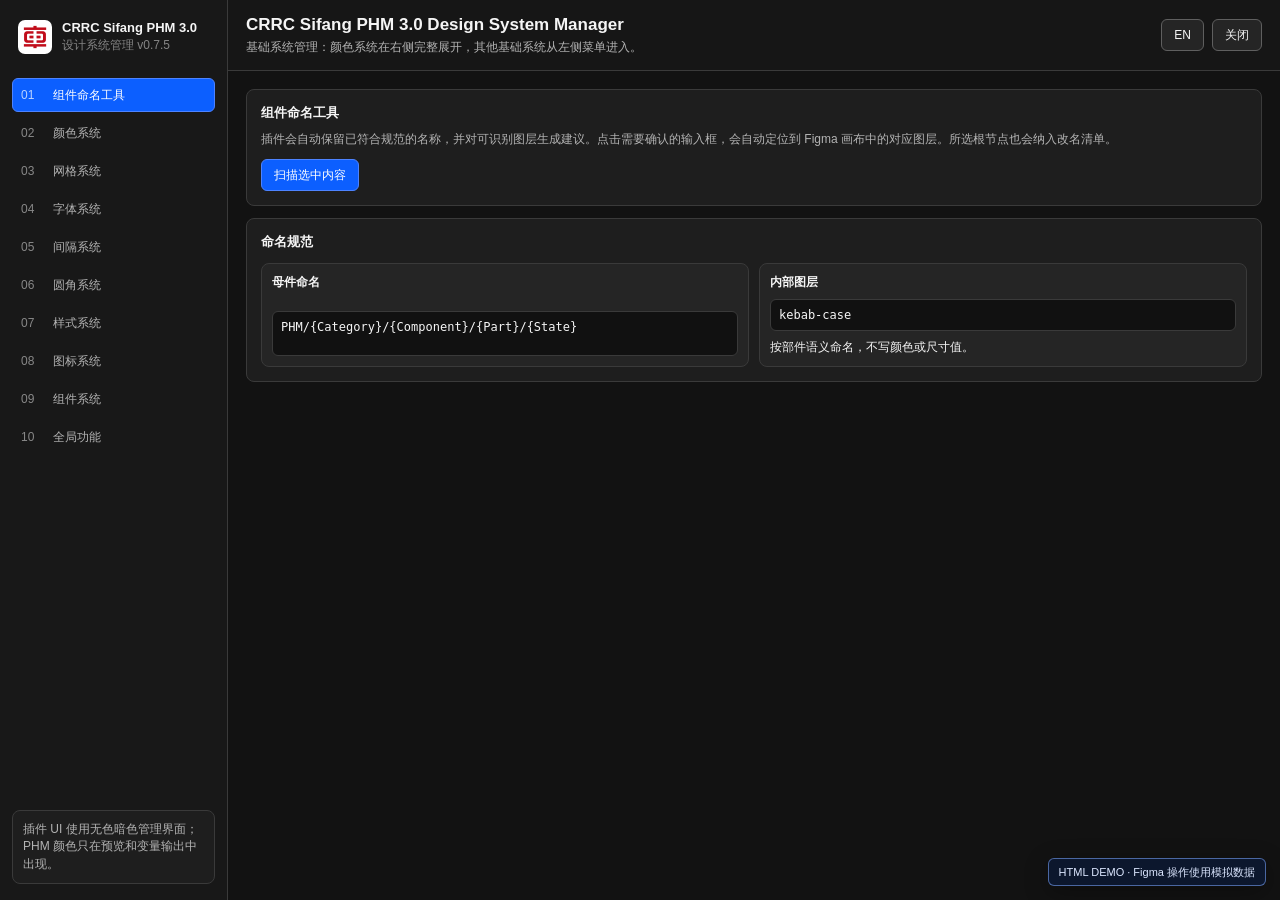
<file: app/plugin-demo.html>
<!doctype html>
<html lang="zh-CN">
  <head>
    <meta charset="UTF-8" />
    <meta name="viewport" content="width=device-width, initial-scale=1.0" />
    <title>CRRC Sifang PHM 3.0 Design System Manager - HTML Demo</title>
    <style>
      :root {
        color-scheme: dark;
        --sds-bg: #121212;
        --sds-panel: #1e1e1e;
        --sds-panel-2: #252525;
        --sds-panel-3: #303030;
        --sds-border: #3a3a3a;
        --sds-border-strong: #5f5f5f;
        --sds-text: #f5f5f5;
        --sds-muted: #b3b3b3;
        --sds-subtle: #858585;
        --sds-accent: #7ca7ff;
        --sds-accent-strong: #0c5fff;
        --sds-danger: #ff8f87;
        --sds-radius: 8px;
        --sds-font: Inter, "Segoe UI", "Source Han Sans SC", "Microsoft YaHei", Arial, sans-serif;
      }

      * { box-sizing: border-box; }
      body {
        margin: 0;
        width: 100%;
        height: 100%;
        min-height: 100vh;
        overflow: hidden;
        color: var(--sds-text);
        background: var(--sds-bg);
        font-family: var(--sds-font);
        font-size: 12px;
      }
      html {
        width: 100%;
        height: 100%;
        overflow: hidden;
      }
      button, input, select, textarea { font: inherit; }
      button { cursor: pointer; }
      .app {
        display: grid;
        grid-template-columns: 228px minmax(0, 1fr);
        height: 100vh;
        overflow: hidden;
      }
      .sidebar {
        display: flex;
        flex-direction: column;
        gap: 16px;
        padding: 16px 12px;
        background: #181818;
        border-right: 1px solid var(--sds-border);
        overflow: hidden;
      }
      .brand {
        display: flex;
        gap: 10px;
        align-items: center;
        padding: 4px 6px 8px;
      }
      .brand-mark {
        display: grid;
        width: 34px;
        height: 34px;
        place-items: center;
        overflow: hidden;
        border: 1px solid rgba(255,255,255,0.16);
        border-radius: 7px;
        background: #ffffff;
      }
      .brand-mark img {
        display: block;
        width: 100%;
        height: 100%;
        object-fit: cover;
      }
      .brand strong { display: block; font-size: 13px; }
      .brand span { display: block; margin-top: 2px; color: var(--sds-subtle); }
      .nav {
        display: flex;
        flex-direction: column;
        gap: 4px;
      }
      .nav-button {
        display: grid;
        grid-template-columns: 24px 1fr;
        gap: 8px;
        align-items: center;
        width: 100%;
        min-height: 34px;
        padding: 6px 8px;
        border: 1px solid transparent;
        border-radius: 6px;
        color: var(--sds-muted);
        background: transparent;
        text-align: left;
      }
      .nav-button:hover {
        color: var(--sds-text);
        background: var(--sds-panel-2);
        border-color: var(--sds-border);
      }
      .nav-button.is-active {
        color: #ffffff;
        background: var(--sds-accent-strong);
        border-color: #4d83ff;
      }
      .nav-index {
        color: inherit;
        opacity: 0.72;
        font-variant-numeric: tabular-nums;
      }
      .sidebar-footer {
        margin-top: auto;
        display: grid;
        gap: 8px;
        padding: 10px;
        border: 1px solid var(--sds-border);
        border-radius: var(--sds-radius);
        color: var(--sds-muted);
        background: var(--sds-panel);
        line-height: 1.45;
      }
      .main {
        display: flex;
        min-width: 0;
        flex-direction: column;
        overflow: hidden;
      }
      .topbar {
        display: flex;
        justify-content: space-between;
        align-items: center;
        gap: 16px;
        min-height: 64px;
        padding: 14px 18px;
        border-bottom: 1px solid var(--sds-border);
        background: #161616;
      }
      .title h1 {
        margin: 0;
        font-size: 17px;
        line-height: 1.25;
      }
      .title p {
        margin: 4px 0 0;
        color: var(--sds-muted);
        line-height: 1.4;
      }
      .toolbar {
        display: flex;
        flex-wrap: wrap;
        justify-content: flex-end;
        gap: 8px;
      }
      .content {
        min-height: 0;
        overflow-x: hidden;
        overflow-y: auto;
        padding: 18px;
      }
      .grid {
        display: grid;
        grid-template-columns: repeat(12, minmax(0, 1fr));
        gap: 12px;
      }
      .panel {
        grid-column: span 12;
        padding: 14px;
        border: 1px solid var(--sds-border);
        border-radius: var(--sds-radius);
        background: var(--sds-panel);
      }
      .panel.half { grid-column: span 6; }
      .panel.third { grid-column: span 4; }
      .panel h2, .panel h3 {
        margin: 0 0 8px;
        font-size: 13px;
      }
      .panel p {
        margin: 0;
        color: var(--sds-muted);
        line-height: 1.55;
      }
      .stats {
        display: grid;
        grid-template-columns: repeat(4, minmax(0, 1fr));
        gap: 10px;
      }
      .stat {
        padding: 12px;
        border: 1px solid var(--sds-border);
        border-radius: var(--sds-radius);
        background: var(--sds-panel-2);
      }
      .stat strong { display: block; font-size: 20px; }
      .stat span { color: var(--sds-muted); }
      .field-grid {
        display: grid;
        grid-template-columns: repeat(3, minmax(0, 1fr));
        gap: 12px;
      }
      .seed-card {
        padding: 12px;
        border: 1px solid var(--sds-border);
        border-radius: var(--sds-radius);
        background: var(--sds-panel-2);
      }
      .seed-card label {
        display: block;
        margin-bottom: 8px;
        color: var(--sds-muted);
      }
      .seed-preview {
        height: 54px;
        margin-bottom: 10px;
        border: 1px solid rgba(255,255,255,0.14);
        border-radius: 6px;
      }
      .input-row {
        display: grid;
        grid-template-columns: 1fr;
        gap: 8px;
      }
      .text-input, .select-input, .json-output {
        width: 100%;
        min-height: 32px;
        padding: 7px 9px;
        border: 1px solid var(--sds-border-strong);
        border-radius: 6px;
        color: var(--sds-text);
        background: #111111;
        outline: none;
      }
      .text-input:focus, .select-input:focus, .json-output:focus {
        border-color: var(--sds-accent);
        box-shadow: 0 0 0 1px var(--sds-accent);
      }
      .control-row {
        display: flex;
        flex-wrap: wrap;
        gap: 10px;
        align-items: end;
      }
      .control {
        display: grid;
        min-width: 180px;
        gap: 6px;
      }
      .control label {
        color: var(--sds-muted);
      }
      .button {
        display: inline-flex;
        align-items: center;
        justify-content: center;
        gap: 6px;
        min-height: 32px;
        padding: 0 12px;
        border: 1px solid var(--sds-border-strong);
        border-radius: 6px;
        color: var(--sds-text);
        background: var(--sds-panel-2);
        line-height: 1;
        text-align: center;
        white-space: nowrap;
      }
      .button:hover { background: var(--sds-panel-3); }
      .button.primary {
        color: #ffffff;
        border-color: #4d83ff;
        background: var(--sds-accent-strong);
      }
      .button.danger {
        color: var(--sds-danger);
      }
      .palette-stack {
        display: grid;
        gap: 12px;
      }
      .palette-row {
        display: grid;
        grid-template-columns: 150px minmax(0, 1fr);
        gap: 12px;
        align-items: stretch;
      }
      .palette-name {
        display: flex;
        flex-direction: column;
        justify-content: center;
        padding: 10px;
        border: 1px solid var(--sds-border);
        border-radius: var(--sds-radius);
        background: var(--sds-panel-2);
      }
      .palette-name strong { font-size: 12px; }
      .palette-name span { margin-top: 4px; color: var(--sds-subtle); }
      .swatches {
        display: grid;
        grid-template-columns: repeat(13, minmax(0, 1fr));
        min-height: 66px;
        overflow: hidden;
        border: 1px solid var(--sds-border);
        border-radius: var(--sds-radius);
      }
      .swatch {
        position: relative;
        padding: 6px;
        min-width: 0;
        color: var(--label-color, #ffffff);
        font-size: 10px;
        line-height: 1.25;
      }
      .swatch span {
        display: block;
        overflow: hidden;
        text-overflow: ellipsis;
        white-space: nowrap;
      }
      .mini-swatch {
        display: inline-block;
        width: 14px;
        height: 14px;
        margin-right: 6px;
        border: 1px solid rgba(255,255,255,0.2);
        border-radius: 3px;
        vertical-align: -2px;
      }
      .style-token-grid {
        display: grid;
        grid-template-columns: repeat(auto-fit, minmax(220px, 1fr));
        gap: 12px;
        margin-top: 14px;
      }
      .style-token-card {
        display: grid;
        grid-template-rows: 64px auto auto;
        gap: 10px;
        min-width: 0;
        padding: 12px;
        border: 1px solid var(--sds-border);
        border-radius: 6px;
        background: var(--sds-panel-2);
      }
      .style-token-card header { min-width: 0; }
      .style-token-card header strong,
      .style-token-card header span { display: block; overflow-wrap: anywhere; }
      .style-token-card header span { margin-top: 3px; color: var(--sds-muted); font-size: 11px; }
      .style-token-controls { display: grid; grid-template-columns: minmax(0, 1fr); gap: 8px; }
      .style-token-controls .control { min-width: 0; }
      .style-token-controls input { min-width: 0; }
      .style-token-preview {
        position: relative;
        display: grid;
        place-items: center;
        min-height: 64px;
        overflow: hidden;
        border: 1px solid var(--sds-border);
        border-radius: 4px;
        background: repeating-conic-gradient(#2b2b2b 0 25%, #222 0 50%) 50% / 12px 12px;
      }
      .style-preview-shape { width: 70%; height: 32px; border-radius: 4px; background: #d9d9d9; }
      .token-grid {
        display: grid;
        grid-template-columns: repeat(auto-fill, minmax(174px, 1fr));
        gap: 10px;
      }
      .token-card {
        display: grid;
        grid-template-columns: 42px minmax(0, 1fr);
        gap: 10px;
        align-items: center;
        min-height: 64px;
        padding: 9px;
        border: 1px solid var(--sds-border);
        border-radius: var(--sds-radius);
        background: var(--sds-panel-2);
      }
      .token-color {
        width: 42px;
        height: 42px;
        border-radius: 6px;
        border: 1px solid rgba(255,255,255,0.16);
      }
      .token-copy { min-width: 0; }
      .token-copy strong {
        display: block;
        overflow: hidden;
        color: var(--sds-text);
        text-overflow: ellipsis;
        white-space: nowrap;
      }
      .token-copy span {
        display: block;
        margin-top: 3px;
        overflow: hidden;
        color: var(--sds-muted);
        text-overflow: ellipsis;
        white-space: nowrap;
      }
      .section-stack {
        display: grid;
        gap: 14px;
      }
      .mode-chip {
        display: inline-flex;
        align-items: center;
        min-height: 24px;
        margin: 0 6px 6px 0;
        padding: 0 8px;
        border: 1px solid var(--sds-border);
        border-radius: 999px;
        color: var(--sds-muted);
        background: var(--sds-panel-2);
      }
      .preview-shell {
        overflow: hidden;
        border: 1px solid var(--sds-border);
        border-radius: var(--sds-radius);
        background: var(--preview-content-bg);
      }
      .preview-tabs {
        display: flex;
        gap: 8px;
        align-items: center;
        min-height: 42px;
        padding: 8px;
        border-bottom: 1px solid var(--preview-border);
        color: var(--preview-shell-text);
        background: var(--preview-shell-bg);
      }
      .preview-logo {
        display: grid;
        width: 28px;
        height: 28px;
        place-items: center;
        border-radius: 5px;
        color: var(--preview-logo-color);
        font-weight: 800;
      }
      .preview-tab {
        padding: 6px 10px;
        border-radius: 5px;
        background: rgba(255,255,255,0.06);
      }
      .preview-tab.active {
        color: var(--preview-tab-active-text);
        background: var(--preview-tab-active-bg);
      }
      .preview-body {
        display: grid;
        grid-template-columns: 130px minmax(0, 1fr);
        min-height: 230px;
      }
      .preview-sider {
        padding: 10px;
        color: var(--preview-shell-text);
        background: var(--preview-sider-bg);
      }
      .preview-menu {
        padding: 8px 10px;
        border-radius: 5px;
        margin-bottom: 6px;
      }
      .preview-menu.active {
        color: var(--preview-menu-active-text);
        background: var(--preview-menu-active-bg);
      }
      .preview-content {
        display: grid;
        gap: 10px;
        padding: 12px;
        background: var(--preview-content-bg);
      }
      .preview-breadcrumb { color: var(--preview-breadcrumb-text); }
      .preview-nav {
        display: flex;
        gap: 12px;
        color: var(--preview-muted-text);
      }
      .preview-nav span.active {
        color: var(--preview-text);
        box-shadow: inset 0 -2px var(--preview-nav-indicator);
      }
      .preview-cards {
        display: grid;
        grid-template-columns: repeat(2, minmax(0, 1fr));
        gap: 10px;
      }
      .preview-mode-grid {
        display: grid;
        grid-template-columns: repeat(2, minmax(0, 1fr));
        gap: 12px;
      }
      .preview-mode-grid > div > h3 {
        margin: 0 0 8px;
        font-size: 12px;
        color: var(--sds-muted);
      }
      .preview-card {
        min-height: 116px;
        padding: 12px;
        border: 1px solid var(--preview-border);
        border-radius: 8px;
        color: var(--preview-text);
        background: var(--preview-card-bg);
      }
      .preview-card p {
        color: var(--preview-muted-text);
      }
      .bars {
        display: flex;
        gap: 6px;
        align-items: end;
        height: 46px;
        margin-top: 12px;
      }
      .bars span {
        width: 18px;
        border-radius: 4px 4px 0 0;
        background: var(--bar);
      }
      .json-output {
        min-height: 220px;
        resize: vertical;
        font-family: "SFMono-Regular", Consolas, monospace;
        font-size: 11px;
        line-height: 1.5;
      }
      .notice {
        padding: 10px;
        border: 1px solid var(--sds-border);
        border-radius: var(--sds-radius);
        color: var(--sds-muted);
        background: var(--sds-panel-2);
      }
      .notice.success { border-color: #338c5b; color: #9ce3bd; }
      .notice.error { border-color: #9f423b; color: #ffaaa3; }
      .image-tools {
        display: grid;
        grid-template-columns: minmax(220px, 320px) minmax(0, 1fr);
        gap: 12px;
      }
      .image-preview {
        display: grid;
        min-height: 172px;
        place-items: center;
        overflow: hidden;
        border: 1px dashed var(--sds-border-strong);
        border-radius: var(--sds-radius);
        color: var(--sds-muted);
        background: #111111;
      }
      .image-preview img {
        display: block;
        max-width: 100%;
        max-height: 220px;
        object-fit: contain;
      }
      .swatch-actions {
        display: grid;
        grid-template-columns: repeat(auto-fill, minmax(156px, 1fr));
        gap: 10px;
      }
      .image-swatch {
        display: grid;
        grid-template-columns: 42px minmax(0, 1fr);
        gap: 10px;
        align-items: center;
        padding: 9px;
        border: 1px solid var(--sds-border);
        border-radius: var(--sds-radius);
        background: var(--sds-panel-2);
      }
      .image-swatch-color {
        width: 42px;
        height: 42px;
        border-radius: 6px;
        border: 1px solid rgba(255,255,255,0.16);
      }
      .image-swatch-meta { min-width: 0; }
      .image-swatch-meta strong,
      .image-swatch-meta span {
        display: block;
        overflow: hidden;
        text-overflow: ellipsis;
        white-space: nowrap;
      }
      .image-swatch-meta span {
        margin-top: 3px;
        color: var(--sds-muted);
      }
      .role-buttons {
        display: flex;
        gap: 4px;
        margin-top: 7px;
      }
      .role-button {
        display: inline-flex;
        align-items: center;
        justify-content: center;
        min-height: 24px;
        padding: 0 7px;
        border: 1px solid var(--sds-border-strong);
        border-radius: 5px;
        color: var(--sds-text);
        background: #151515;
        line-height: 1;
        text-align: center;
      }
      .file-button input { display: none; }
      .summary-list {
        display: grid;
        gap: 8px;
        margin-top: 12px;
      }
      .summary-row {
        display: flex;
        flex-wrap: wrap;
        justify-content: space-between;
        gap: 12px;
        padding: 8px 10px;
        border: 1px solid var(--sds-border);
        border-radius: 6px;
        background: var(--sds-panel-2);
      }
      .summary-row span:first-child { color: var(--sds-muted); }
      .summary-row small {
        flex-basis: 100%;
        color: var(--sds-muted);
        line-height: 1.5;
      }
      .step-tabs {
        display: flex;
        flex-wrap: wrap;
        gap: 6px;
        margin-top: 12px;
      }
      .step-tab {
        display: inline-flex;
        align-items: center;
        justify-content: center;
        min-height: 30px;
        padding: 0 10px;
        border: 1px solid var(--sds-border);
        border-radius: 6px;
        color: var(--sds-muted);
        background: var(--sds-panel-2);
        line-height: 1;
        text-align: center;
        white-space: nowrap;
      }
      .step-tab:hover {
        color: var(--sds-text);
        background: var(--sds-panel-3);
      }
      .step-tab.is-active {
        color: #ffffff;
        border-color: #4d83ff;
        background: var(--sds-accent-strong);
      }
      .system-card-grid {
        display: grid;
        grid-template-columns: repeat(auto-fit, minmax(180px, 1fr));
        gap: 10px;
        margin-top: 12px;
      }
      .system-card {
        min-height: 104px;
        padding: 12px;
        border: 1px solid var(--sds-border);
        border-radius: var(--sds-radius);
        background: var(--sds-panel-2);
      }
      .system-card strong {
        display: block;
        margin-bottom: 8px;
      }
      .system-card span {
        display: block;
        color: var(--sds-muted);
        line-height: 1.5;
      }
      .grid-device-list {
        display: grid;
        grid-template-columns: repeat(auto-fit, minmax(260px, 1fr));
        gap: 12px;
        margin-top: 12px;
      }
      .grid-device-card {
        display: grid;
        gap: 12px;
        padding: 12px;
        border: 1px solid var(--sds-border);
        border-radius: var(--sds-radius);
        background: var(--sds-panel-2);
      }
      .grid-device-head {
        display: flex;
        justify-content: space-between;
        gap: 10px;
        align-items: start;
      }
      .grid-device-head strong {
        display: block;
        font-size: 13px;
      }
      .grid-device-head span,
      .grid-metric span {
        color: var(--sds-muted);
      }
      .grid-device-tag {
        padding: 3px 7px;
        border: 1px solid var(--sds-border);
        border-radius: 999px;
        color: var(--sds-muted);
        white-space: nowrap;
      }
      .grid-controls {
        display: grid;
        grid-template-columns: repeat(3, minmax(0, 1fr));
        gap: 8px;
      }
      .grid-controls label {
        display: grid;
        gap: 5px;
        color: var(--sds-muted);
      }
      .grid-controls input {
        width: 100%;
        min-height: 30px;
        padding: 6px 8px;
        border: 1px solid var(--sds-border-strong);
        border-radius: 6px;
        color: var(--sds-text);
        background: #111111;
      }
      .grid-preview-frame {
        position: relative;
        width: 100%;
        min-height: 118px;
        overflow: hidden;
        border: 1px solid var(--sds-border);
        border-radius: 6px;
        background: #111111;
      }
      .grid-preview-frame::before {
        content: "";
        position: absolute;
        inset: 0;
        opacity: 0.72;
        background: var(--grid-preview);
      }
      .grid-metrics {
        display: grid;
        grid-template-columns: repeat(3, minmax(0, 1fr));
        gap: 8px;
      }
      .grid-metric {
        min-width: 0;
        padding: 8px;
        border: 1px solid var(--sds-border);
        border-radius: 6px;
        background: #171717;
      }
      .grid-metric strong,
      .grid-metric span {
        display: block;
        overflow: hidden;
        text-overflow: ellipsis;
        white-space: nowrap;
      }
      .navigation-profile-grid {
        display: grid;
        grid-template-columns: repeat(auto-fit, minmax(190px, 1fr));
        gap: 10px;
        margin-top: 12px;
      }
      .navigation-profile-card {
        display: grid;
        gap: 8px;
        padding: 10px;
        border: 1px solid var(--sds-border);
        border-radius: 6px;
        background: var(--sds-panel-2);
      }
      .navigation-profile-card header { display:flex; justify-content:space-between; gap:8px; align-items:baseline; }
      .navigation-profile-card header span,
      .navigation-profile-card p { color:var(--sds-muted); font-size:11px; }
      .navigation-profile-card p { margin:0; line-height:1.4; }
      .grid-layout-select { grid-column:span 3; display:grid; grid-template-columns:minmax(0, 1fr) 120px; gap:8px; align-items:end; }
      .grid-layout-select label { display:grid; gap:5px; color:var(--sds-muted); }
      .type-family-card {
        display: grid;
        grid-template-columns: repeat(auto-fit, minmax(280px, 1fr));
        gap: 18px;
        align-items: stretch;
      }
      .type-field-grid {
        display: grid;
        grid-template-columns: repeat(auto-fit, minmax(180px, 1fr));
        gap: 12px;
      }
      .type-field-grid .control {
        min-width: 0;
      }
      .type-sample-stack {
        display: grid;
        grid-template-columns: repeat(auto-fit, minmax(150px, 1fr));
        gap: 10px;
        min-width: 0;
        padding: 12px;
        border: 1px solid var(--sds-border);
        border-radius: var(--sds-radius);
        background: #111111;
      }
      .type-sample {
        display: grid;
        gap: 8px;
        min-width: 0;
        min-height: 96px;
        align-content: center;
        padding: 12px;
        border: 1px solid var(--sds-border);
        border-radius: 6px;
        color: var(--sds-text);
        background: var(--sds-panel-2);
      }
      .type-sample strong {
        display: block;
        min-width: 0;
        overflow-wrap: anywhere;
        font-size: 24px;
        line-height: 1.18;
      }
      .type-sample span {
        display: block;
        min-width: 0;
        overflow: hidden;
        color: var(--sds-muted);
        font-size: 12px;
        text-overflow: ellipsis;
        white-space: nowrap;
      }
      .type-role-table {
        display: grid;
        gap: 8px;
        margin-top: 12px;
      }
      .type-role-row {
        display: grid;
        grid-template-columns: minmax(160px, 1.2fr) repeat(4, minmax(82px, 0.7fr)) minmax(180px, 1.6fr);
        gap: 8px;
        align-items: center;
        padding: 8px;
        border: 1px solid var(--sds-border);
        border-radius: 6px;
        background: var(--sds-panel-2);
      }
      .type-role-row.is-head {
        color: var(--sds-muted);
        background: transparent;
        border-color: transparent;
      }
      .type-role-row input,
      .type-role-row select {
        width: 100%;
        min-height: 30px;
        padding: 6px 8px;
        border: 1px solid var(--sds-border-strong);
        border-radius: 6px;
        color: var(--sds-text);
        background: #111111;
      }
      .type-role-preview {
        overflow: hidden;
        color: var(--sds-text);
        text-overflow: ellipsis;
        white-space: nowrap;
      }
      .spacing-density-grid,
      .spacing-token-grid {
        display: grid;
        gap: 10px;
        margin-top: 12px;
      }
      .spacing-density-grid {
        grid-template-columns: repeat(auto-fit, minmax(190px, 1fr));
      }
      .spacing-token-row {
        display: grid;
        grid-template-columns: minmax(120px, 1fr) 92px minmax(140px, 1fr) minmax(180px, 1.4fr);
        gap: 8px;
        align-items: center;
        padding: 8px;
        border: 1px solid var(--sds-border);
        border-radius: 6px;
        background: var(--sds-panel-2);
      }
      .spacing-token-row.is-head {
        color: var(--sds-muted);
        background: transparent;
        border-color: transparent;
      }
      .spacing-token-row input,
      .spacing-density-card input {
        width: 100%;
        min-height: 30px;
        padding: 6px 8px;
        border: 1px solid var(--sds-border-strong);
        border-radius: 6px;
        color: var(--sds-text);
        background: #111111;
      }
      .spacing-density-card {
        display: grid;
        gap: 8px;
        padding: 10px;
        border: 1px solid var(--sds-border);
        border-radius: var(--sds-radius);
        background: var(--sds-panel-2);
      }
      .spacing-density-card strong,
      .spacing-density-card span {
        display: block;
      }
      .spacing-density-card span,
      .spacing-token-row span {
        color: var(--sds-muted);
      }
      .spacing-preview-bar {
        height: 12px;
        max-width: 100%;
        border-radius: 999px;
        background: var(--sds-accent);
      }
      .radius-density-grid,
      .radius-token-grid,
      .radius-mapping-grid {
        display: grid;
        gap: 10px;
        margin-top: 12px;
      }
      .radius-density-grid {
        grid-template-columns: repeat(auto-fit, minmax(190px, 1fr));
      }
      .radius-density-card {
        display: grid;
        gap: 8px;
        padding: 10px;
        border: 1px solid var(--sds-border);
        border-radius: var(--sds-radius);
        background: var(--sds-panel-2);
      }
      .radius-token-row,
      .radius-mapping-row {
        display: grid;
        gap: 8px;
        align-items: center;
        padding: 8px;
        border: 1px solid var(--sds-border);
        border-radius: 6px;
        background: var(--sds-panel-2);
      }
      .radius-token-row {
        grid-template-columns: minmax(120px, 1fr) 92px minmax(160px, 1.2fr) minmax(180px, 1.3fr);
      }
      .radius-mapping-row {
        grid-template-columns: minmax(190px, 1.2fr) minmax(130px, 0.8fr) minmax(180px, 1.2fr);
      }
      .radius-token-row.is-head,
      .radius-mapping-row.is-head {
        color: var(--sds-muted);
        background: transparent;
        border-color: transparent;
      }
      .radius-token-row input,
      .radius-density-card input,
      .radius-mapping-row select {
        width: 100%;
        min-height: 30px;
        padding: 6px 8px;
        border: 1px solid var(--sds-border-strong);
        border-radius: 6px;
        color: var(--sds-text);
        background: #111111;
      }
      .radius-density-card span,
      .radius-token-row span,
      .radius-mapping-row span {
        color: var(--sds-muted);
      }
      .radius-preview-shape {
        width: 58px;
        height: 34px;
        border: 1px solid rgba(255,255,255,0.18);
        background: var(--sds-accent);
      }
      .component-rule-grid,
      .component-scan-grid,
      .component-mapping-grid {
        display: grid;
        gap: 10px;
        margin-top: 12px;
      }
      .component-rule-grid {
        grid-template-columns: repeat(auto-fit, minmax(220px, 1fr));
      }
      .component-rule-card,
      .component-scan-row,
      .component-mapping-row {
        padding: 10px;
        border: 1px solid var(--sds-border);
        border-radius: var(--sds-radius);
        background: var(--sds-panel-2);
      }
      .component-rule-card {
        display: grid;
        gap: 8px;
      }
      .component-rule-card code {
        display: block;
        padding: 8px;
        overflow: auto;
        border: 1px solid var(--sds-border);
        border-radius: 6px;
        color: var(--sds-text);
        background: #111111;
      }
      .component-scan-row {
        display: grid;
        grid-template-columns: minmax(180px, 1.2fr) minmax(220px, 1.5fr) minmax(90px, 0.6fr) minmax(150px, 1fr);
        gap: 8px;
        align-items: center;
      }
      .component-scan-row.is-head,
      .component-mapping-row.is-head {
        color: var(--sds-muted);
        background: transparent;
        border-color: transparent;
      }
      .component-mapping-row {
        display: grid;
        grid-template-columns: minmax(150px, 1fr) minmax(180px, 1fr) minmax(220px, 1.4fr);
        gap: 8px;
        align-items: center;
      }
      .component-pill {
        display: inline-flex;
        align-items: center;
        width: fit-content;
        min-height: 24px;
        padding: 0 8px;
        border: 1px solid var(--sds-border);
        border-radius: 999px;
        color: var(--sds-muted);
        background: #111111;
      }
      .write-confirm-backdrop {
        position: fixed;
        inset: 0;
        z-index: 10;
        display: grid;
        place-items: center;
        padding: 20px;
        background: rgba(0,0,0,0.58);
      }
      .write-confirm-dialog {
        display: grid;
        gap: 12px;
        width: min(720px, 100%);
        max-height: min(680px, calc(100vh - 40px));
        overflow: hidden;
        border: 1px solid var(--sds-border-strong);
        border-radius: 10px;
        background: var(--sds-panel);
        box-shadow: 0 18px 42px rgba(0,0,0,0.38);
      }
      .write-confirm-head,
      .write-confirm-actions {
        padding: 14px;
        border-bottom: 1px solid var(--sds-border);
      }
      .write-confirm-actions {
        display: flex;
        justify-content: flex-end;
        gap: 10px;
        border-top: 1px solid var(--sds-border);
        border-bottom: 0;
      }
      .write-confirm-body {
        min-height: 0;
        overflow: auto;
        padding: 0 14px 14px;
      }
      .write-list {
        display: grid;
        gap: 8px;
      }
      .write-item {
        display: flex;
        align-items: center;
        justify-content: space-between;
        gap: 12px;
        padding: 9px 10px;
        border: 1px solid var(--sds-border);
        border-radius: 6px;
        background: var(--sds-panel-2);
      }
      .write-item input[type="checkbox"] { flex: 0 0 auto; width: 16px; height: 16px; margin: 0; }
      .write-item strong { flex: 0 0 150px; }
      .write-item span { flex: 1 1 auto; color: var(--sds-muted); }
      .color-dot { display:inline-block; width:14px; height:14px; margin-right:8px; border:1px solid rgba(255,255,255,.22); vertical-align:-2px; }
      .summary-row select, .summary-row input { width:100%; min-height:32px; }
      .naming-review-panel { display:grid; grid-template-rows:auto minmax(0, 1fr); min-height:0; }
      .naming-review-list { max-height:320px; overflow-y:auto; overscroll-behavior:contain; padding-right:4px; }
      .naming-review-list .summary-list { margin-top:8px; gap:6px; }
      .naming-review-list .summary-row { min-height:40px; padding:6px 8px; grid-template-columns:76px minmax(100px, 1fr) minmax(130px, 1.25fr); }
      .naming-review-list .summary-row strong { overflow:hidden; text-overflow:ellipsis; white-space:nowrap; }
      .naming-review-list .summary-row input { min-height:28px; }
      .naming-stat-grid { grid-template-columns:repeat(3, minmax(0, 1fr)); gap:8px; margin-top:0; }
      .naming-stat-grid .system-card { min-height:0; padding:8px 10px; display:flex; align-items:baseline; justify-content:space-between; gap:10px; }
      .naming-stat-grid .system-card strong { font-size:11px; }
      .naming-stat-grid .system-card span { font-size:16px; font-weight:700; }
      .naming-review-list .summary-row.naming-structured-row { grid-template-columns:72px minmax(96px, .75fr) minmax(360px, 2.3fr); align-items:start; }
      .naming-name-fields { display:grid; grid-template-columns:repeat(4, minmax(82px, 1fr)); gap:6px; min-width:0; }
      .naming-name-field { display:grid; gap:3px; min-width:0; }
      .naming-name-field span { color:var(--sds-text-secondary); font-size:10px; line-height:1; }
      .naming-name-field input { min-width:0; }
      @media (max-width: 760px) {
        .app { grid-template-columns: 1fr; }
        .sidebar { display: none; }
        .panel.half, .panel.third { grid-column: span 12; }
        .style-token-grid { grid-template-columns: 1fr; }
        .field-grid, .stats, .preview-cards, .preview-mode-grid, .image-tools, .grid-controls, .grid-metrics, .type-family-card, .type-role-row, .spacing-token-row, .radius-token-row, .radius-mapping-row, .component-scan-row, .component-mapping-row { grid-template-columns: 1fr; }
      }
      .demo-mode-badge {
        position: fixed;
        right: 14px;
        bottom: 14px;
        z-index: 9999;
        display: inline-flex;
        align-items: center;
        min-height: 28px;
        padding: 0 10px;
        border: 1px solid rgba(124, 167, 255, 0.56);
        border-radius: 6px;
        color: #dce7ff;
        background: rgba(12, 24, 48, 0.92);
        box-shadow: 0 6px 24px rgba(0, 0, 0, 0.32);
        font-size: 11px;
        pointer-events: none;
        backdrop-filter: blur(8px);
      }
    </style>
  </head>
  <body>
    <div id="app" class="app"></div>
    <div class="demo-mode-badge">HTML DEMO · Figma 操作使用模拟数据</div>
    <script>
      const __demoNativePostMessage = window.postMessage.bind(window);
      const __demoReply = (message, delay = 240) => {
        window.setTimeout(() => __demoNativePostMessage({ pluginMessage: message }, "*"), delay);
      };
      const __demoLibrarySnapshot = {
        fileName: "PHM Design System Demo.fig",
        currentPageName: "PHM / Foundations",
        variableCollections: [
          { name: "PHM Color Roles" },
          { name: "PHM Responsive Foundations" },
          { name: "PHM Design System Typography" },
          { name: "PHM Design System Style" }
        ],
        localStyleCount: { paint: 18, text: 35, effect: 12, grid: 4 },
        currentPageComponentCount: { component: 24, componentSet: 7 }
      };
      window.postMessage = (payload, targetOrigin, transfer) => {
        const request = payload && payload.pluginMessage;
        if (!request || !request.type) return __demoNativePostMessage(payload, targetOrigin || "*", transfer);
        const type = request.type;
        if (type === "typography/list-fonts") {
          __demoReply({ type: "typography/font-list-result", families: ["Source Han Sans SC", "Source Han Sans TC", "Inter", "Segoe UI", "Arial"] }, 80);
          return;
        }
        if (type === "color-system/write-variables") {
          const count = request.payload?.variables?.length || 228;
          __demoReply({ type: "color-system/write-result", result: { variableCount: count, actualModeNames: ["Light", "Dark"], created: 0, updated: count, removedModeCount: 0, removedDeprecated: 0 } });
          return;
        }
        if (type === "color-system/cleanup-modes") {
          __demoReply({ type: "color-system/cleanup-modes-result", result: { actualModeNames: ["Light", "Dark"], removedModeCount: 0 } });
          return;
        }
        if (type === "color-system/read-variables" || type === "color-system/read-for-write" || type === "color-system/read-appearance") {
          const errorType = type.replace(/read-(variables|for-write|appearance)/, (match, kind) => kind === "variables" ? "read-error" : kind === "for-write" ? "read-for-write-error" : "read-appearance-error");
          __demoReply({ type: `color-system/${errorType.split("/").pop()}`, reason: "HTML 演示模式未连接 Figma 文档；颜色生成、图片取色、JSON 导入导出仍可直接体验。" });
          return;
        }
        if (type === "color-system/apply-appearance") {
          __demoReply({ type: "color-system/apply-appearance-result", result: { reboundCount: request.payload?.mappings?.length || 12, frameCount: 1, modeName: request.payload?.modeName || "Light" } });
          return;
        }
        if (type === "document-library/read") {
          __demoReply({ type: "document-library/read-result", result: __demoLibrarySnapshot });
          return;
        }
        if (type === "design-system/write-library") {
          __demoReply({ type: "design-system/write-result", result: {
            color: request.payload?.color ? { variableCount: request.payload.color.variables?.length || 228 } : null,
            grid: request.payload?.grid ? { frameCount: 4, styleCount: 4 } : null,
            typography: request.payload?.typography ? { styleCount: 35 } : null,
            spacing: request.payload?.spacing ? { variableCount: 24 } : null,
            radius: request.payload?.radius ? { variableCount: 12 } : null,
            styles: request.payload?.styles ? { paintStyleCount: 18, effectStyleCount: 12 } : null,
            icons: request.payload?.icons ? { pageName: "PHM / Icon Registry" } : null,
            components: request.payload?.components ? { variableCount: 16 } : null,
            responsiveMigration: { collapsedCollections: 0 }
          } });
          return;
        }
        if (type === "component-system/prepare-page") {
          __demoReply({ type: "component-system/prepare-page-result", result: { pageName: "PHM / Component System", sectionName: "Component Intake" } });
          return;
        }
        if (type === "component-system/collect-masters") {
          __demoReply({ type: "component-system/collect-masters-result", result: { movedCount: 12, pageName: "PHM / Component System" } });
          return;
        }
        if (type === "component-system/scan") {
          __demoReply({ type: "component-system/scan-result", result: { componentCount: 12, componentSetCount: 4, components: [] } });
          return;
        }
        if (type === "component-system/inspect-selection") {
          __demoReply({ type: "component-system/inspect-result", result: { originalName: "Sidebar / Navigation", nodeType: "COMPONENT", width: 218, height: 1320, suggestedName: "PHM/Navigation/Sidebar/Root/Default", fillCount: 4, strokeCount: 2, effectCount: 1 } });
          return;
        }
        if (type === "icon-system/prepare-pages") {
          __demoReply({ type: "icon-system/prepare-result", result: { migratedCount: 0, pageName: "PHM / Icon Registry" } });
          return;
        }
        if (type === "icon-system/scan-intake") {
          __demoReply({ type: "icon-system/scan-result", result: { iconCount: 24, instanceCount: 96, registry: [] } });
          return;
        }
        if (type === "icon-system/capture-selection") {
          __demoReply({ type: "icon-system/capture-result", result: { capturedCount: 8, skippedCount: 1 } });
          return;
        }
        if (type === "naming-tool/inspect-selection") {
          __demoReply({ type: "naming-tool/inspect-error", reason: "HTML 演示模式没有 Figma 画布选区。" });
          return;
        }
        if (type === "plugin/close" || type === "naming-tool/focus-layer") return;
        __demoNativePostMessage(payload, targetOrigin || "*", transfer);
      };
      const navItems = [
        ["naming", "组件命名工具", "Component Naming Tool"],
        ["color", "颜色系统", "Color System"],
        ["grid", "网格系统", "Grid System"],
        ["typography", "字体系统", "Typography System"],
        ["spacing", "间隔系统", "Spacing System"],
        ["radius", "圆角系统", "Radius System"],
        ["styles", "样式系统", "Style System"],
        ["icons", "图标系统", "Icon System"],
        ["components", "组件系统", "Component System"],
        ["global", "全局功能", "Global actions"]
      ];

      const colorSteps = [
        ["overview", "总览", "Overview"],
        ["seeds", "品牌输入色", "Brand Seeds"],
        ["palettes", "主题皮肤色盘", "Palettes"],
        ["feedback", "系统反馈色盘", "Feedback Palettes"],
        ["semantic", "系统语义色", "Semantic Colors"],
        ["visualization", "可视化语义色", "Visualization"],
        ["appearance", "Appearance 管理", "Appearance Management"]
      ];

      const gridDeviceMeta = [
        { id: "centerScreen", zh: "中心大屏", en: "Center Screen", categoryZh: "固定端", categoryEn: "Fixed", aspect: "16:9", width: 3840, height: 2160 },
        { id: "desktop", zh: "PC 桌面", en: "PC Desktop", categoryZh: "固定端", categoryEn: "Fixed", aspect: "16:9", width: 2560, height: 1440 },
        { id: "tablet", zh: "手持平板", en: "Handheld Tablet", categoryZh: "移动端", categoryEn: "Mobile", aspect: "4:3", width: 2420, height: 1668 },
        { id: "phone", zh: "智能手机", en: "Smart Phone", categoryZh: "移动端", categoryEn: "Mobile", aspect: "9:19", width: 1320, height: 2868 }
      ];
      const navigationProfileMeta = [
        { id: "sideExpanded", zh: "左侧导航（展开）", en: "Side Navigation (Expanded)", placement: "side", behavior: "reserve", side: "left", size: 216, usageZh: "桌面主导航，占用内容横向空间。", usageEn: "Primary desktop navigation; reserves inline content space." },
        { id: "sideCollapsed", zh: "左侧导航（收起）", en: "Side Navigation (Collapsed)", placement: "side", behavior: "reserve", side: "left", size: 56, usageZh: "桌面紧凑导航，栏数与栏距不变。", usageEn: "Compact desktop navigation; columns and gutters remain unchanged." },
        { id: "topDropdown", zh: "顶部下拉导航", en: "Top Dropdown Navigation", placement: "top", behavior: "reserve", side: "top", size: 64, usageZh: "顶部水平导航，占用内容纵向空间。", usageEn: "Horizontal top navigation; reserves block content space." },
        { id: "bottomDock", zh: "底部 Dock", en: "Bottom Dock", placement: "bottom", behavior: "reserve", side: "bottom", size: 80, usageZh: "移动端主导航，占用底部安全区域。", usageEn: "Mobile primary navigation; reserves bottom safe area." },
        { id: "overlayDrawer", zh: "覆盖式抽屉", en: "Overlay Drawer", placement: "overlay", behavior: "overlay", side: "left", size: 320, usageZh: "覆盖内容，不改变内容网格的计算宽高。", usageEn: "Overlays content without changing grid container dimensions." }
      ];
      const typographyRoleMeta = [
        { id: "displayLarge", zh: "展示标题", en: "Display Large", size: 40, lineHeight: 48, weight: "Light", weightValue: 300, usageZh: "大屏展示标题", usageEn: "Large display title" },
        { id: "displayMedium", zh: "页面标题", en: "Page Title", size: 32, lineHeight: 40, weight: "Regular", weightValue: 400, usageZh: "页面主标题", usageEn: "Page main title" },
        { id: "titleLarge", zh: "模块标题", en: "Section Title", size: 24, lineHeight: 32, weight: "Medium", weightValue: 500, usageZh: "模块与面板标题", usageEn: "Section and panel title" },
        { id: "titleMedium", zh: "卡片标题", en: "Card Title", size: 20, lineHeight: 28, weight: "Medium", weightValue: 500, usageZh: "卡片标题和重点信息", usageEn: "Card title and key info" },
        { id: "heading", zh: "小标题", en: "Heading", size: 16, lineHeight: 24, weight: "Medium", weightValue: 500, usageZh: "列表、表格、菜单分组", usageEn: "List, table, and menu group" },
        { id: "body", zh: "正文", en: "Body", size: 14, lineHeight: 22, weight: "Regular", weightValue: 400, usageZh: "默认正文与表格内容", usageEn: "Default body and table content" },
        { id: "bodySmall", zh: "辅助正文", en: "Body Small", size: 12, lineHeight: 20, weight: "Regular", weightValue: 400, usageZh: "说明文字与弱信息", usageEn: "Descriptions and secondary info" },
        { id: "caption", zh: "标注", en: "Caption", size: 12, lineHeight: 18, weight: "Regular", weightValue: 400, usageZh: "图表标注、脚注", usageEn: "Chart labels and footnotes" },
        { id: "dataNumber", zh: "数据数字", en: "Data Number", size: 20, lineHeight: 28, weight: "Medium", weightValue: 500, usageZh: "指标数字与状态数字", usageEn: "Metric and status numbers" },
        { id: "navigation", zh: "导航文字", en: "Navigation", size: 14, lineHeight: 22, weight: "Medium", weightValue: 500, usageZh: "侧栏、标签页、按钮文字", usageEn: "Sider, tabs, and button text" }
      ];
      const fontWeightOptions = [
        ["Light", 300],
        ["Regular", 400],
        ["Medium", 500],
        ["Bold", 700]
      ];
      const spacingTokenMeta = [
        { id: "none", zh: "无间隔", en: "None", value: 0, usageZh: "贴合、重置", usageEn: "Flush or reset" },
        { id: "xxs", zh: "极小间隔", en: "XXS", value: 4, usageZh: "细小元素间距", usageEn: "Tiny element gap" },
        { id: "xs", zh: "小间隔", en: "XS", value: 8, usageZh: "图标与文字、紧凑控件", usageEn: "Icon-text and compact controls" },
        { id: "sm", zh: "较小间隔", en: "SM", value: 12, usageZh: "表单内组距", usageEn: "Form inner grouping" },
        { id: "md", zh: "标准间隔", en: "MD", value: 16, usageZh: "默认组件内距", usageEn: "Default component padding" },
        { id: "lg", zh: "较大间隔", en: "LG", value: 24, usageZh: "卡片与模块内距", usageEn: "Card and module padding" },
        { id: "xl", zh: "大间隔", en: "XL", value: 32, usageZh: "模块之间", usageEn: "Between modules" },
        { id: "xxl", zh: "超大间隔", en: "XXL", value: 48, usageZh: "页面区块间距", usageEn: "Page section spacing" },
        { id: "xxxl", zh: "展示间隔", en: "XXXL", value: 64, usageZh: "大屏展示区块", usageEn: "Display layout spacing" }
      ];
      const spacingDensityMeta = [
        { deviceId: "centerScreen", zh: "中心大屏", en: "Center Screen", densityZh: "展示密度", densityEn: "Display density", multiplier: 1.5 },
        { deviceId: "desktop", zh: "PC 桌面", en: "PC Desktop", densityZh: "标准密度", densityEn: "Standard density", multiplier: 1 },
        { deviceId: "tablet", zh: "手持平板", en: "Handheld Tablet", densityZh: "触控密度", densityEn: "Touch density", multiplier: 1.125 },
        { deviceId: "phone", zh: "智能手机", en: "Smart Phone", densityZh: "窄屏密度", densityEn: "Narrow density", multiplier: 0.75 }
      ];
      const radiusTokenMeta = [
        { id: "0", zh: "直角", en: "None", value: 0, usageZh: "工业直角、贴边元素", usageEn: "Industrial square corners and edge-aligned elements" },
        { id: "1", zh: "极小圆角", en: "XS", value: 2, usageZh: "紧凑控件、细小容器", usageEn: "Compact controls and tiny containers" },
        { id: "2", zh: "小圆角", en: "SM", value: 4, usageZh: "菜单项、按钮、输入框", usageEn: "Menu items, buttons, inputs" },
        { id: "3", zh: "标准圆角", en: "MD", value: 6, usageZh: "卡片、标签页、面包屑", usageEn: "Cards, tabs, breadcrumbs" },
        { id: "4", zh: "较大圆角", en: "LG", value: 8, usageZh: "弹层、模块容器", usageEn: "Overlays and module containers" },
        { id: "5", zh: "大圆角", en: "XL", value: 12, usageZh: "大容器、友好风格组件", usageEn: "Large containers and friendly components" },
        { id: "full", zh: "胶囊圆角", en: "Full", value: 999, usageZh: "状态点、头像、胶囊标签", usageEn: "Status dots, avatars, pill tags" }
      ];
      const radiusDensityMeta = [
        { deviceId: "centerScreen", zh: "中心大屏", en: "Center Screen", densityZh: "展示圆角", densityEn: "Display radius", multiplier: 1.25 },
        { deviceId: "desktop", zh: "PC 桌面", en: "PC Desktop", densityZh: "标准圆角", densityEn: "Standard radius", multiplier: 1 },
        { deviceId: "tablet", zh: "手持平板", en: "Handheld Tablet", densityZh: "触控圆角", densityEn: "Touch radius", multiplier: 1.125 },
        { deviceId: "phone", zh: "智能手机", en: "Smart Phone", densityZh: "窄屏圆角", densityEn: "Narrow radius", multiplier: 0.875 }
      ];
      const radiusMappingMeta = [
        { id: "appShell", zh: "应用外壳", en: "App shell", token: "0" },
        { id: "siderContainer", zh: "侧栏容器", en: "Sider container", token: "0" },
        { id: "siderItem", zh: "侧栏菜单项", en: "Sider item", token: "2" },
        { id: "logoControl", zh: "Logo 控制区", en: "Logo control", token: "2" },
        { id: "pageTabsItem", zh: "页面标签页", en: "Page tabs item", token: "2" },
        { id: "breadcrumb", zh: "面包屑", en: "Breadcrumb", token: "1" },
        { id: "contentNavigation", zh: "内容导航", en: "Content navigation", token: "2" },
        { id: "card", zh: "卡片", en: "Card", token: "3" },
        { id: "chartContainer", zh: "图表容器", en: "Chart container", token: "3" },
        { id: "button", zh: "按钮", en: "Button", token: "2" },
        { id: "input", zh: "输入框", en: "Input", token: "2" },
        { id: "dropdown", zh: "下拉菜单", en: "Dropdown", token: "3" },
        { id: "table", zh: "表格", en: "Table", token: "1" },
        { id: "filterBar", zh: "筛选栏", en: "Filter bar", token: "2" },
        { id: "dialog", zh: "对话框", en: "Dialog", token: "4" },
        { id: "drawer", zh: "抽屉", en: "Drawer", token: "4" },
        { id: "tag", zh: "标签", en: "Tag", token: "full" },
        { id: "avatar", zh: "头像", en: "Avatar", token: "full" },
        { id: "statusDot", zh: "状态点", en: "Status dot", token: "full" }
      ];
      const styleTokenMeta = {
        strokes: [
          { id: "hairline", zh: "极细描边", en: "Hairline", width: 1, hex: "#D9D9D9", opacity: 1, usageZh: "分割线、弱边界", usageEn: "Dividers and subtle boundaries" },
          { id: "default", zh: "默认描边", en: "Default", width: 1, hex: "#BFBFBF", opacity: 1, usageZh: "输入框、卡片边界", usageEn: "Inputs and card boundaries" },
          { id: "strong", zh: "强调描边", en: "Strong", width: 2, hex: "#8C8C8C", opacity: 1, usageZh: "选中、聚焦边界", usageEn: "Selected and focused boundaries" }
        ],
        fills: [
          { id: "surface", zh: "表面填充", en: "Surface", hex: "#FFFFFF", opacity: 1, usageZh: "页面与卡片表面", usageEn: "Page and card surfaces" },
          { id: "surfaceMuted", zh: "弱表面填充", en: "Surface Muted", hex: "#F5F5F5", opacity: 1, usageZh: "弱容器、表格底色", usageEn: "Muted containers and table backgrounds" },
          { id: "mask", zh: "遮罩填充", en: "Mask", hex: "#000000", opacity: 0.45, usageZh: "弹窗遮罩", usageEn: "Modal masks" }
        ],
        opacity: [
          { id: "disabled", zh: "禁用透明度", en: "Disabled", value: 0.38 },
          { id: "hover", zh: "悬浮透明度", en: "Hover", value: 0.08 },
          { id: "pressed", zh: "按下透明度", en: "Pressed", value: 0.12 },
          { id: "overlay", zh: "遮罩透明度", en: "Overlay", value: 0.45 }
        ],
        shadow: [
          { id: "sm", zh: "小投影", en: "Small", x: 0, y: 2, blur: 8, spread: 0, opacity: 0.12 },
          { id: "md", zh: "标准投影", en: "Medium", x: 0, y: 6, blur: 18, spread: 0, opacity: 0.16 },
          { id: "lg", zh: "大投影", en: "Large", x: 0, y: 12, blur: 32, spread: 0, opacity: 0.2 }
        ],
        blur: [
          { id: "none", zh: "无模糊", en: "None", value: 0 },
          { id: "sm", zh: "小模糊", en: "Small", value: 4 },
          { id: "md", zh: "标准模糊", en: "Medium", value: 12 },
          { id: "lg", zh: "大模糊", en: "Large", value: 24 }
        ],
        densities: [
          { deviceId: "centerScreen", zh: "中心大屏", en: "Center Screen", multiplier: 1.25 },
          { deviceId: "desktop", zh: "PC 桌面", en: "PC Desktop", multiplier: 1 },
          { deviceId: "tablet", zh: "手持平板", en: "Handheld Tablet", multiplier: 1.1 },
          { deviceId: "phone", zh: "智能手机", en: "Smart Phone", multiplier: 0.9 }
        ]
      };
      const componentNamingRules = {
        prefix: "PHM",
        pattern: "PHM/{Category}/{Component}/{Part}/{State}",
        tokenPattern: "component.{componentName}.{part}.{state}.{property}",
        approvedStates: ["default", "hover", "pressed", "active", "selected", "disabled", "focus", "expanded", "collapsed", "dragging"]
      };
      const componentTypeMeta = [
        { id: "button", zh: "按钮", en: "Button", category: "Data Entry", keywords: ["button", "btn", "按钮"], tokenRefs: ["component.button.root.default.radius", "component.button.root.default.padding", "component.button.root.default.background", "component.button.label.default.text"] },
        { id: "input", zh: "输入框", en: "Input", category: "Data Entry", keywords: ["input", "field", "输入"], tokenRefs: ["component.input.root.default.radius", "component.input.root.default.padding", "component.input.root.default.border", "component.input.value.default.text"] },
        { id: "table", zh: "表格", en: "Table", category: "Data Display", keywords: ["table", "grid", "表格"], tokenRefs: ["component.table.root.default.radius", "component.table.cell.default.padding", "component.table.header.default.background", "component.table.body.default.text"] },
        { id: "card", zh: "卡片", en: "Card", category: "Data Display", keywords: ["card", "panel", "卡片"], tokenRefs: ["component.card.root.default.radius", "component.card.root.default.padding", "component.card.root.default.background", "component.card.title.default.text"] },
        { id: "sider", zh: "侧栏", en: "Sider", category: "Navigation", keywords: ["sider", "sidebar", "menu", "侧栏", "菜单"], tokenRefs: ["component.sider.item.default.radius", "component.sider.item.selected.background", "component.sider.item.selected.text"] },
        { id: "pageTabs", zh: "页面标签页", en: "Page Tabs", category: "Navigation", keywords: ["tab", "tabs", "标签"], tokenRefs: ["component.pageTabs.item.default.radius", "component.pageTabs.item.selected.background", "component.pageTabs.item.selected.text"] },
        { id: "dialog", zh: "对话框", en: "Dialog", category: "Feedback", keywords: ["dialog", "modal", "弹窗", "对话框"], tokenRefs: ["component.modal.root.default.radius", "component.modal.root.default.padding", "component.modal.root.default.background"] },
        { id: "chart", zh: "图表", en: "Chart", category: "Visualization", keywords: ["chart", "graph", "图表"], tokenRefs: ["component.chart.container.default.radius", "component.chart.grid.default.border", "component.chart.series01.default.background"] },
        { id: "generic", zh: "通用组件", en: "Generic", category: "General", keywords: [], tokenRefs: ["component.generic.root.default.radius", "component.generic.root.default.padding", "component.generic.root.default.background", "component.generic.content.default.text"] }
      ];

      const state = {
        active: "naming",
        colorStep: "overview",
        lang: "zh",
        seeds: {
          primary: "#1677FF",
          secondary: "#147F84",
          tertiary: "#7A4AD8"
        },
        previewMode: "light",
        extractedColors: [],
        imagePreview: "",
        gridSystem: {
          centerScreen: { columns: 16, margin: 48, gutter: 32 },
          desktop: { columns: 16, margin: 24, gutter: 24 },
          tablet: { columns: 8, margin: 24, gutter: 16 },
          phone: { columns: 4, margin: 16, gutter: 12 }
        },
        navigationSystem: {
          profiles: navigationProfileMeta.map((profile) => ({ ...profile })),
          presets: { centerScreen: "sideExpanded", desktop: "sideExpanded", tablet: "topDropdown", phone: "bottomDock" }
        },
        typographySystem: {
          familyZhHans: "Source Han Sans SC",
          familyZhHant: "Source Han Sans TC",
          familyEn: "Source Han Sans CN",
          baseSize: 14,
          baseLineHeight: 22,
          roles: typographyRoleMeta.map((role) => ({ ...role }))
        },
        availableFonts: [],
        spacingSystem: {
          baseUnit: 4,
          tokens: spacingTokenMeta.map((token) => ({ ...token })),
          densities: spacingDensityMeta.map((density) => ({ ...density }))
        },
        radiusSystem: {
          tokens: radiusTokenMeta.map((token) => ({ ...token })),
          densities: radiusDensityMeta.map((density) => ({ ...density })),
          mappings: radiusMappingMeta.map((mapping) => ({ ...mapping }))
        },
        styleSystem: {
          strokes: styleTokenMeta.strokes.map((item) => ({ ...item })),
          fills: styleTokenMeta.fills.map((item) => ({ ...item })),
          opacity: styleTokenMeta.opacity.map((item) => ({ ...item })),
          shadow: styleTokenMeta.shadow.map((item) => ({ ...item })),
          blur: styleTokenMeta.blur.map((item) => ({ ...item })),
          densities: styleTokenMeta.densities.map((item) => ({ ...item }))
        },
        iconSystem: {
          
          prepared: null,
          registry: null
        },
        componentSystem: {
          naming: { ...componentNamingRules },
          scan: null,
          registry: [],
          selected: null
        },
        colorPayloadOverride: null,
        colorSource: null,
        colorSourceKind: "generated",
        appearanceManagement: { scan: null, modeName: "Light", selections: {} },
        namingTool: { scan: null },
        writeConfirm: null,
        writeSelection: null,
        colorWriteConfirm: null,
        importedDesignDoc: null,
        librarySnapshot: null,
        generated: null,
        notice: null
      };

      const toneSteps = [0, 10, 20, 30, 40, 50, 60, 70, 80, 90, 95, 99, 100];
      const feedbackPaletteValues = {
        info: { 10: "#002C50", 20: "#003F6E", 30: "#00538C", 40: "#0868AA", 50: "#147FC8", 60: "#2597E6", 70: "#59B3EB", 80: "#91CFF3", 90: "#C8E7FA", 100: "#E8F5FD" },
        success: { 10: "#072E0F", 20: "#0D4015", 30: "#14531C", 40: "#1C6723", 50: "#247B2B", 60: "#2D9033", 70: "#62B873", 80: "#98D3A1", 90: "#CBE8D0", 100: "#EAF6EC" },
        warning: { 10: "#7D3900", 20: "#A45300", 30: "#C97100", 40: "#EA9100", 50: "#F5C000", 60: "#FFF200", 70: "#FFF34A", 80: "#FFF681", 90: "#FFF9B8", 100: "#FFFDE5" },
        error: { 10: "#3A0000", 20: "#530000", 30: "#6D0000", 40: "#870000", 50: "#A30000", 60: "#BD0000", 70: "#DA5C5C", 80: "#E99A9A", 90: "#F5CACA", 100: "#FCEAEA" }
      };
      const contrastSchemes = {
        standard: { zh: "基础可访问性", en: "Baseline accessibility", min: 4.5 }
      };
      const modeNames = {
        light: "Light",
        dark: "Dark"
      };

      function text(zh, en) {
        return state.lang === "zh" ? zh : en;
      }
      function clamp(value, min, max) {
        return Math.min(Math.max(Number(value), min), max);
      }
      function multipleOfFour(value, min = 0, max = 256) {
        const rounded = Math.round(Number(value || 0) / 4) * 4;
        return clamp(rounded, min, max);
      }
      function normalizeHex(value, fallback = "#000000") {
        const raw = String(value || "").trim().replace(/^#/, "");
        if (/^[0-9a-f]{3}$/i.test(raw)) {
          return `#${raw.split("").map((char) => char + char).join("").toUpperCase()}`;
        }
        if (/^[0-9a-f]{6}$/i.test(raw)) return `#${raw.toUpperCase()}`;
        return fallback;
      }
      function hexToRgb(hex) {
        const value = normalizeHex(hex).slice(1);
        return {
          r: Number.parseInt(value.slice(0, 2), 16),
          g: Number.parseInt(value.slice(2, 4), 16),
          b: Number.parseInt(value.slice(4, 6), 16)
        };
      }
      function rgbToHex({ r, g, b }) {
        return `#${[r, g, b].map((channel) => clamp(Math.round(channel), 0, 255).toString(16).padStart(2, "0")).join("").toUpperCase()}`;
      }
      function rgbToHsb({ r, g, b }) {
        const red = r / 255;
        const green = g / 255;
        const blue = b / 255;
        const max = Math.max(red, green, blue);
        const min = Math.min(red, green, blue);
        const delta = max - min;
        let h = 0;
        if (delta) {
          if (max === red) h = ((green - blue) / delta) % 6;
          else if (max === green) h = (blue - red) / delta + 2;
          else h = (red - green) / delta + 4;
          h *= 60;
          if (h < 0) h += 360;
        }
        return {
          h: Math.round(h),
          s: Math.round((max === 0 ? 0 : delta / max) * 100),
          b: Math.round(max * 100)
        };
      }
      function hsbToRgb({ h, s, b }) {
        const hue = ((Number(h) % 360) + 360) % 360;
        const sat = clamp(s, 0, 100) / 100;
        const bri = clamp(b, 0, 100) / 100;
        const chroma = bri * sat;
        const x = chroma * (1 - Math.abs((hue / 60) % 2 - 1));
        const m = bri - chroma;
        let red = 0;
        let green = 0;
        let blue = 0;
        if (hue < 60) [red, green, blue] = [chroma, x, 0];
        else if (hue < 120) [red, green, blue] = [x, chroma, 0];
        else if (hue < 180) [red, green, blue] = [0, chroma, x];
        else if (hue < 240) [red, green, blue] = [0, x, chroma];
        else if (hue < 300) [red, green, blue] = [x, 0, chroma];
        else [red, green, blue] = [chroma, 0, x];
        return { r: (red + m) * 255, g: (green + m) * 255, b: (blue + m) * 255 };
      }
      function hsbToHex(hsb) {
        return rgbToHex(hsbToRgb(hsb));
      }
      function hexToHsb(hex) {
        return rgbToHsb(hexToRgb(hex));
      }
      function parseHsbInput(value) {
        const parts = String(value || "").match(/-?\d+(?:\.\d+)?/g);
        if (!parts || parts.length < 3) return null;
        return {
          h: ((Number(parts[0]) % 360) + 360) % 360,
          s: clamp(Number(parts[1]), 0, 100),
          b: clamp(Number(parts[2]), 0, 100)
        };
      }
      function formatHsb(hexOrHsb) {
        const hsb = typeof hexOrHsb === "string" ? hexToHsb(hexOrHsb) : hexOrHsb;
        return `HSB ${hsb.h}, ${hsb.s}%, ${hsb.b}%`;
      }
      function relativeLuminance(hex) {
        const { r, g, b } = hexToRgb(hex);
        const channels = [r, g, b].map((channel) => {
          const srgb = channel / 255;
          return srgb <= 0.03928 ? srgb / 12.92 : ((srgb + 0.055) / 1.055) ** 2.4;
        });
        return 0.2126 * channels[0] + 0.7152 * channels[1] + 0.0722 * channels[2];
      }
      function contrastRatio(foreground, background) {
        const fg = relativeLuminance(foreground);
        const bg = relativeLuminance(background);
        return (Math.max(fg, bg) + 0.05) / (Math.min(fg, bg) + 0.05);
      }
      function chooseContrastColor(background, candidates, minimum = 4.5) {
        const evaluated = candidates.map((hex) => normalizeHex(hex)).map((hex) => ({ hex, ratio: contrastRatio(hex, background) }));
        return (evaluated.find((item) => item.ratio >= minimum) || evaluated.sort((a, b) => b.ratio - a.ratio)[0]).hex;
      }
      function mixHex(a, b, amount) {
        const start = hexToRgb(a);
        const end = hexToRgb(b);
        return rgbToHex({
          r: start.r + (end.r - start.r) * amount,
          g: start.g + (end.g - start.g) * amount,
          b: start.b + (end.b - start.b) * amount
        });
      }
      function rotateHue(hex, degrees) {
        const hsb = hexToHsb(hex);
        return hsbToHex({ h: hsb.h + degrees, s: hsb.s, b: hsb.b });
      }
      function weightedHue(hues) {
        const sum = hues.reduce((acc, item) => {
          const radians = item.h * Math.PI / 180;
          acc.x += Math.cos(radians) * item.weight;
          acc.y += Math.sin(radians) * item.weight;
          return acc;
        }, { x: 0, y: 0 });
        return Math.round((Math.atan2(sum.y, sum.x) * 180 / Math.PI + 360) % 360);
      }
      function tokenFrom(palette, tone) {
        const exact = palette.find((item) => item.tone === tone);
        if (exact) return exact.hex;
        return palette.reduce((closest, item) => Math.abs(item.tone - tone) < Math.abs(closest.tone - tone) ? item : closest, palette[0]).hex;
      }
      function makeTonalPalette(name, seedHex) {
        const seed = normalizeHex(seedHex);
        return toneSteps.map((tone) => {
          let hex;
          if (tone === 0) hex = "#000000";
          else if (tone === 100) hex = "#FFFFFF";
          else if (tone <= 40) hex = mixHex("#000000", seed, tone / 40);
          else hex = mixHex(seed, "#FFFFFF", (tone - 40) / 60);
          return { name, tone, hex, hsb: hexToHsb(hex) };
        });
      }
      function makeFixedFeedbackPalette(name) {
        return Object.entries(feedbackPaletteValues[name] || {}).map(([tone, hex]) => ({ name, tone: Number(tone), hex, hsb: hexToHsb(hex) }));
      }
      function makeNeutralPalette(name, hue, variant = false) {
        return toneSteps.map((tone) => {
          const saturation = variant ? (tone <= 10 ? 2 : 9) : 0;
          const hex = tone === 0 ? "#000000" : tone === 100 ? "#FFFFFF" : hsbToHex({ h: hue, s: saturation, b: tone });
          return { name, tone, hex, hsb: hexToHsb(hex) };
        });
      }
      function choosePaletteTone(palette, background, tones, minimum = 4.5) {
        return chooseContrastColor(background, tones.map((tone) => tokenFrom(palette, tone)), minimum);
      }
      function feedbackRoleTokens(name, palette, mode, scheme) {
        const minContrast = contrastSchemes[scheme].min;
        const dark = mode === "dark";
        const roleTone = dark ? 80 : 40;
        const containerTone = dark ? 30 : 90;
        const role = tokenFrom(palette, roleTone);
        const container = tokenFrom(palette, containerTone);
        return [
          [name, role],
          [`on-${name}`, choosePaletteTone(palette, role, dark ? [20, 10, 0, 100] : [100, 99, 10, 0], minContrast)],
          [`${name}-container`, container],
          [`on-${name}-container`, choosePaletteTone(palette, container, dark ? [90, 95, 100, 10] : [10, 20, 0, 100], minContrast)]
        ];
      }
      function harmonizeFeedbackSeed(anchorHex, brandHex, amount) {
        return mixHex(anchorHex, brandHex, amount);
      }
      function semanticFor(system, mode, scheme) {
        const palettes = system.palettes;
        const dark = mode === "dark";
        const minContrast = contrastSchemes[scheme].min;
        const roleTone = dark ? 80 : 40;
        const containerTone = dark ? 30 : 90;
        const brandRole = (prefix, palette) => {
          const role = tokenFrom(palette, roleTone);
          const container = tokenFrom(palette, containerTone);
          return [
            [prefix, role],
            [`on-${prefix}`, choosePaletteTone(palette, role, dark ? [20, 10, 0, 100] : [100, 99, 10, 0], minContrast)],
            [`${prefix}-container`, container],
            [`on-${prefix}-container`, choosePaletteTone(palette, container, dark ? [90, 95, 100, 10] : [10, 20, 0, 100], minContrast)]
          ];
        };
        const surface = dark ? tokenFrom(palettes.neutral, 10) : tokenFrom(palettes.neutral, 99);
        const background = dark ? tokenFrom(palettes.neutral, 0) : tokenFrom(palettes.neutral, 99);
        const surfaceVariant = dark ? tokenFrom(palettes.neutralVariant, 30) : tokenFrom(palettes.neutralVariant, 90);
        return [
          ...brandRole("primary", palettes.primary),
          ...brandRole("secondary", palettes.secondary),
          ...brandRole("tertiary", palettes.tertiary),
          ["surface", surface],
          ["on-surface", choosePaletteTone(palettes.neutral, surface, dark ? [90, 95, 99, 100] : [10, 20, 0, 100], minContrast)],
          ["surface-variant", surfaceVariant],
          ["on-surface-variant", choosePaletteTone(palettes.neutral, surfaceVariant, dark ? [80, 90, 95, 100] : [20, 30, 10, 0, 100], minContrast)],
          ["background", background],
          ["surface-container-lowest", tokenFrom(palettes.neutral, dark ? 0 : 100)],
          ["surface-container-low", tokenFrom(palettes.neutral, dark ? 10 : 95)],
          ["surface-container", tokenFrom(palettes.neutral, dark ? 20 : 90)],
          ["surface-container-high", tokenFrom(palettes.neutral, dark ? 30 : 80)],
          ["surface-container-highest", tokenFrom(palettes.neutral, dark ? 40 : 70)],
          ["outline", tokenFrom(palettes.neutralVariant, dark ? 60 : 70)],
          ["outline-variant", tokenFrom(palettes.neutralVariant, dark ? 30 : 90)],
          ["inverse-surface", tokenFrom(palettes.neutral, dark ? 90 : 20)],
          ["inverse-on-surface", choosePaletteTone(palettes.neutral, tokenFrom(palettes.neutral, dark ? 90 : 20), dark ? [20, 10, 0, 100] : [95, 99, 100, 90], minContrast)],
          ["inverse-primary", tokenFrom(palettes.primary, dark ? 40 : 80)],
          ...feedbackRoleTokens("info", system.feedbackPalettes.info, mode, scheme),
          ...feedbackRoleTokens("success", system.feedbackPalettes.success, mode, scheme),
          ...feedbackRoleTokens("warning", system.feedbackPalettes.warning, mode, scheme),
          ...feedbackRoleTokens("error", system.feedbackPalettes.error, mode, scheme)
        ];
      }
      function generateThemeSystem(seeds) {
        const primary = normalizeHex(seeds.primary, "#1677FF");
        const secondary = normalizeHex(seeds.secondary, rotateHue(primary, 34));
        const tertiary = normalizeHex(seeds.tertiary, rotateHue(primary, 138));
        const primaryHsb = hexToHsb(primary);
        const secondaryHsb = hexToHsb(secondary);
        const tertiaryHsb = hexToHsb(tertiary);
        const undertoneHue = weightedHue([
          { h: primaryHsb.h, weight: 0.58 },
          { h: secondaryHsb.h, weight: 0.27 },
          { h: tertiaryHsb.h, weight: 0.15 }
        ]);
        const palettes = {
          primary: makeTonalPalette("primary", primary),
          secondary: makeTonalPalette("secondary", secondary),
          tertiary: makeTonalPalette("tertiary", tertiary),
          neutral: makeNeutralPalette("neutral", undertoneHue, false),
          neutralVariant: makeNeutralPalette("neutralVariant", undertoneHue, true)
        };
        const feedbackPalettes = {
          info: makeFixedFeedbackPalette("info"),
          success: makeFixedFeedbackPalette("success"),
          warning: makeFixedFeedbackPalette("warning"),
          error: makeFixedFeedbackPalette("error")
        };
        const system = { seeds: { primary, secondary, tertiary }, undertoneHue, palettes, feedbackPalettes, semantic: {}, dataViz: [] };
        ["light", "dark"].forEach((mode) => {
          system.semantic[mode] = semanticFor(system, mode, "standard");
        });
        system.dataViz = [
          ["category-1", "#1890FF"], ["category-2", "#2FC25B"], ["category-3", "#FACC14"], ["category-4", "#223273"],
          ["category-5", "#8543E0"], ["category-6", "#13C2C2"], ["category-7", "#3436C7"], ["category-8", "#F04864"],
          ["status-normal", "#2FC25B"], ["status-info", "#1890FF"], ["status-warning", "#FA8C16"], ["status-critical", "#F04864"], ["status-offline", "#A3B1BF"],
          ["alarm-info", "#1890FF"], ["alarm-minor", "#FACC14"], ["alarm-major", "#FA8C16"], ["alarm-critical", "#F04864"], ["alarm-emergency", "#A61D24"]
        ];
        return system;
      }
      function colorValueFromPayload(payload, variableName, modeName) {
        const variable = (payload?.variables || []).find((item) => item.name === variableName);
        if (!variable) return null;
        const legacyModeName = modeName === "Light" ? "Light / Standard" : modeName === "Dark" ? "Dark / Standard" : null;
        return variable.valuesByMode?.[modeName] || variable.valuesByMode?.[legacyModeName] || variable.defaultHex || null;
      }
      function systemFromReadPayload(payload, seeds) {
        const system = generateThemeSystem(seeds);
        if (!payload?.variables?.length) return system;
        Object.keys(modeNames).forEach((modeKey) => {
          const modeName = modeNames[modeKey];
          const semantic = objectFromPairs(system.semantic[modeKey]);
          Object.keys(semantic).forEach((name) => {
            const value = colorValueFromPayload(payload, `color/semantic/${name}`, modeName);
            if (value) semantic[name] = normalizeHex(value, semantic[name]);
          });
          system.semantic[modeKey] = Object.entries(semantic);
        });
        const visualization = objectFromPairs(system.dataViz);
        Object.keys(visualization).forEach((name) => {
          const value = colorValueFromPayload(payload, `color/visualization/${name}`, payload.modes?.[0]);
          if (value) visualization[name] = normalizeHex(value, visualization[name]);
        });
        system.dataViz = Object.entries(visualization);
        return system;
      }
      function objectFromPairs(pairs) {
        return Object.fromEntries(pairs);
      }
      function componentReferences(system, mode) {
        const semantic = objectFromPairs(system.semantic[mode]);
        const visualization = objectFromPairs(system.dataViz);
        const dark = mode === "dark";
        const min = contrastSchemes.standard.min;
        const shellBg = dark ? semantic["surface-container-low"] : semantic["inverse-surface"];
        const shellHover = dark ? semantic["surface-container-high"] : tokenFrom(system.palettes.neutral, 30);
        const shellStrongHover = dark ? semantic["surface-container-highest"] : tokenFrom(system.palettes.neutral, 40);
        const selectedText = chooseContrastColor(semantic.primary, [semantic["on-primary"], "#FFFFFF", "#000000"], min);
        const shellText = chooseContrastColor(shellBg, [semantic["inverse-on-surface"], semantic["on-surface"], "#FFFFFF", "#000000"], min);
        const shellStrongText = chooseContrastColor(shellHover, [semantic["inverse-on-surface"], semantic["on-surface"], "#FFFFFF", "#000000"], min);
        const references = [
          ["component.app.content.default.background", semantic.background],
          ["component.app.surfaceRaised.default.background", semantic["surface-container-low"]],
          ["component.app.textPrimary.default.text", semantic["on-surface"]],
          ["component.app.textSecondary.default.text", semantic["on-surface-variant"]],
          ["component.app.root.default.border", semantic["outline-variant"]],
          ["component.sider.root.default.background", shellBg],
          ["component.sider.item.default.text", shellText],
          ["component.sider.item.hover.background", shellHover],
          ["component.sider.item.hover.text", shellStrongText],
          ["component.sider.item.active.background", semantic.primary],
          ["component.sider.item.active.text", selectedText],
          ["component.sider.item.selected.background", semantic.primary],
          ["component.sider.item.selected.text", selectedText],
          ["component.pageTabs.root.default.background", shellBg],
          ["component.pageTabs.root.default.border", dark ? tokenFrom(system.palettes.neutralVariant, 40) : tokenFrom(system.palettes.neutralVariant, 50)],
          ["component.pageTabs.item.hover.background", shellStrongHover],
          ["component.pageTabs.item.hover.text", shellStrongText],
          ["component.pageTabs.item.selected.background", semantic.primary],
          ["component.pageTabs.item.selected.text", selectedText],
          ["component.breadcrumb.item.default.text", semantic["on-surface-variant"]],
          ["component.contentNav.item.selected.indicator", semantic.primary],
          ["component.contentNav.item.hover.background", semantic["primary-container"]],
          ["component.contentNav.item.hover.text", semantic["on-primary-container"]],
          ["component.card.root.default.background01", semantic["surface-container-low"]],
          ["component.card.root.default.background02", semantic["surface-container"]],
          ["component.card.root.default.background03", semantic["surface-container-high"]],
          ["component.card.title.default.text", semantic["on-surface"]],
          ["component.card.description.default.text", chooseContrastColor(semantic["surface-container"], [semantic["on-surface-variant"], semantic["on-surface"], "#FFFFFF", "#000000"], min)],
          ["component.card.root.dragging.border", semantic.primary],
          ["component.chart.series01.default.background", visualization["category-1"]],
          ["component.chart.series02.default.background", visualization["category-2"]],
          ["component.chart.series03.default.background", visualization["category-3"]],
          ["component.chart.series04.default.background", visualization["category-4"]],
          ["component.chart.grid.default.border", semantic["outline-variant"]],
          ["component.chart.point.selected.background", visualization["status-info"]]
        ];
        const overrides = system.componentOverrides?.[mode] || {};
        return references.map(([name, hex]) => [name, overrides[name] || hex]);
      }
      function ensureGenerated() {
        state.generated = state.colorPayloadOverride
          ? systemFromReadPayload(state.colorPayloadOverride, state.seeds)
          : generateThemeSystem(state.seeds);
        return state.generated;
      }
      function labelColor(hex) {
        return chooseContrastColor(hex, ["#FFFFFF", "#000000"], 4.5);
      }
      function tokenCard(name, hex) {
        return `<div class="token-card">
          <span class="token-color" style="background:${hex}"></span>
          <span class="token-copy"><strong>${name}</strong><span>${hex}</span><span>${formatHsb(hex)}</span></span>
        </div>`;
      }
      function paletteRow(title, key, palette) {
        return `<div class="palette-row">
          <div class="palette-name"><strong>${title}</strong><span>${key}</span></div>
          <div class="swatches" style="grid-template-columns:repeat(${palette.length}, minmax(0, 1fr))">
            ${palette.map((item) => `<div class="swatch" style="background:${item.hex};--label-color:${labelColor(item.hex)}"><span>${item.tone}</span><span>${item.hex}</span></div>`).join("")}
          </div>
        </div>`;
      }
      function renderSidebar() {
        return `<aside class="sidebar">
          <div class="brand"><div class="brand-mark"><img src="[data-uri]" alt="CRRC Sifang PHM 3.0"></div><div><strong>CRRC Sifang PHM 3.0</strong><span>${text("设计系统管理 v0.5.4", "Design System Manager v0.5.4")}</span></div></div>
          <nav class="nav">
            ${navItems.map((item, index) => `<button class="nav-button ${state.active === item[0] ? "is-active" : ""}" data-nav="${item[0]}" type="button"><span class="nav-index">${String(index + 1).padStart(2, "0")}</span><span>${text(item[1], item[2])}</span></button>`).join("")}
          </nav>
          <div class="sidebar-footer">${text("插件 UI 使用无色暗色管理界面；PHM 颜色只在预览和变量输出中出现。", "The plugin UI uses a neutral dark management shell; PHM colors only appear in previews and variable outputs.")}</div>
        </aside>`;
      }
      function renderHeader() {
        return `<header class="topbar">
          <div class="title"><h1>${text("CRRC Sifang PHM 3.0 Design System Manager", "CRRC Sifang PHM 3.0 Design System Manager")}</h1><p>${text("基础系统管理：颜色系统在右侧完整展开，其他基础系统从左侧菜单进入。", "Foundation system management: the full color workflow lives on the right, while other foundations are accessed from the left menu.")}</p></div>
          <div class="toolbar">
            <button class="button" data-lang type="button">${state.lang === "zh" ? "EN" : "中文"}</button>
            <button class="button" data-close type="button">${text("关闭", "Close")}</button>
          </div>
        </header>`;
      }
      function renderNotice() {
        if (!state.notice) return "";
        return `<section class="panel"><div class="notice ${state.notice.kind || ""}">${state.notice.text}</div></section>`;
      }
      function renderDashboard(system) {
        const variablePayload = activeColorPayload(system);
        return `<div class="grid">
          ${renderNotice()}
          <section class="panel">
            <div class="stats">
              <div class="stat"><strong>9</strong><span>${text("主题与反馈色盘", "Theme and feedback palettes")}</span></div>
              <div class="stat"><strong>2</strong><span>${text("明暗主题模式", "Theme modes")}</span></div>
              <div class="stat"><strong>${variablePayload.variables.length}</strong><span>${text("可写入颜色变量", "Writable variables")}</span></div>
              <div class="stat"><strong>${contrastSchemes.standard.min}:1</strong><span>${text("最低文本对比度", "Minimum text contrast")}</span></div>
            </div>
          </section>
          <section class="panel">${renderComponentPreview(system)}</section>
        </div>`;
      }
      function seedCard(role, zh, en) {
        const hex = normalizeHex(state.seeds[role]);
        return `<div class="seed-card">
          <label>${text(zh, en)}</label>
          <div class="seed-preview" style="background:${hex}"></div>
          <div class="input-row">
            <input class="text-input" data-seed-hex="${role}" value="${hex}" aria-label="${role} hex">
            <input class="text-input" data-seed-hsb="${role}" value="${formatHsb(hex)}" aria-label="${role} hsb">
          </div>
        </div>`;
      }
      function renderImageSwatches() {
        if (!state.extractedColors.length) {
          return `<div class="notice">${text("上传图片或从剪切板读取图片后，这里会显示候选主题色。", "Upload an image or read an image from clipboard to show candidate theme colors here.")}</div>`;
        }
        return `<div class="swatch-actions">
          ${state.extractedColors.map((item, index) => `<div class="image-swatch">
            <span class="image-swatch-color" style="background:${item.hex}"></span>
            <span class="image-swatch-meta">
              <strong>${item.hex}</strong>
              <span>${formatHsb(item.hex)}</span>
              <span>${text("样本", "Samples")} ${item.count}</span>
              <span class="role-buttons">
                <button class="role-button" data-image-role="primary" data-image-index="${index}" type="button">${text("主", "P")}</button>
                <button class="role-button" data-image-role="secondary" data-image-index="${index}" type="button">${text("辅", "S")}</button>
                <button class="role-button" data-image-role="tertiary" data-image-index="${index}" type="button">${text("扩", "E")}</button>
              </span>
            </span>
          </div>`).join("")}
        </div>`;
      }
      function renderSeeds() {
        return `<div class="grid">
          ${renderNotice()}
          <section class="panel">
            <h2>${text("品牌输入色", "Brand Seed Colors")}</h2>
            <p>${text("支持 Hex / HSB 手动输入，也可以上传图片或读取剪切板图片，从图片中提取候选主题色。", "Supports manual Hex / HSB input, image upload, and clipboard image reading to extract candidate theme colors.")}</p>
          </section>
          <section class="panel">
            <div class="field-grid">
              ${seedCard("primary", "主品牌输入色", "Primary Brand Seed")}
              ${seedCard("secondary", "辅助品牌输入色", "Secondary Brand Seed")}
              ${seedCard("tertiary", "扩展品牌输入色", "Extended Brand Seed")}
            </div>
          </section>
          <section class="panel">
            <h2>${text("图片取色", "Image Color Extraction")}</h2>
            <div style="height:10px"></div>
            <div class="control-row">
              <label class="button file-button" for="imageUpload">${text("03 上传图片", "03 Upload Image")}<input id="imageUpload" data-image-upload type="file" accept="image/*"></label>
              <button class="button" data-read-clipboard type="button">04 ${text("读取剪切板图片", "Read Clipboard Image")}</button>
              <button class="button" data-auto-assign-colors type="button">05 ${text("智能分配候选色", "Auto Assign Candidates")}</button>
            </div>
            <div style="height:12px"></div>
            <div class="image-tools">
              <div class="image-preview">${state.imagePreview ? `<img src="${state.imagePreview}" alt="Brand image preview">` : `<span>${text("图片预览", "Image preview")}</span>`}</div>
              <div>${renderImageSwatches()}</div>
            </div>
          </section>
        </div>`;
      }
      function renderPalettes(system) {
        return `<div class="grid">
          <section class="panel"><h2>${text("主题皮肤色盘", "Brand Theme Palettes")}</h2><p>${text("Neutral 固定为无色相灰阶；Neutral Variant 保留品牌变体倾向。", "Neutral is fixed to grayscale; Neutral Variant keeps a subtle brand-tinted tendency.")}</p></section>
          <section class="panel"><div class="palette-stack">
            ${paletteRow(text("主品牌主题色盘", "Primary Brand Palette"), "palette.primary", system.palettes.primary)}
            ${paletteRow(text("辅助品牌主题色盘", "Secondary Brand Palette"), "palette.secondary", system.palettes.secondary)}
            ${paletteRow(text("扩展品牌主题色盘", "Extended Brand Palette"), "palette.tertiary", system.palettes.tertiary)}
            ${paletteRow(text("主题中性色盘", "Theme Neutral Palette"), "palette.neutral", system.palettes.neutral)}
            ${paletteRow(text("主题中性变体色盘", "Theme Neutral Variant Palette"), "palette.neutralVariant", system.palettes.neutralVariant)}
          </div></section>
        </div>`;
      }
      function renderFeedbackPalettes(system) {
        return `<div class="grid">
          <section class="panel"><h2>${text("系统反馈色盘", "System Feedback Palettes")}</h2><p>${text("Info、Success、Warning、Error 使用固定的 10–100 色阶，并作为系统反馈语义角色的唯一来源，不受业主品牌输入色影响。", "Info, Success, Warning, and Error use fixed 10–100 scales as the sole source of feedback semantic roles, independent from brand seeds.")}</p></section>
          <section class="panel"><div class="palette-stack">
            ${paletteRow(text("信息反馈色盘", "Info Feedback Palette"), "palette.info", system.feedbackPalettes.info)}
            ${paletteRow(text("成功反馈色盘", "Success Feedback Palette"), "palette.success", system.feedbackPalettes.success)}
            ${paletteRow(text("警告反馈色盘", "Warning Feedback Palette"), "palette.warning", system.feedbackPalettes.warning)}
            ${paletteRow(text("错误反馈色盘", "Error Feedback Palette"), "palette.error", system.feedbackPalettes.error)}
          </div></section>
        </div>`;
      }
      function controls() {
        return `<div class="control-row">
          <div class="control"><label>${text("预览主题模式", "Preview theme mode")}</label><select class="select-input" data-preview-mode><option value="light"${state.previewMode === "light" ? " selected" : ""}>${text("浅色", "Light")}</option><option value="dark"${state.previewMode === "dark" ? " selected" : ""}>${text("深色", "Dark")}</option></select></div>
        </div>`;
      }
      const semanticGroups = [
        [text("品牌角色", "Brand Roles"), ["primary", "on-primary", "primary-container", "on-primary-container", "secondary", "on-secondary", "secondary-container", "on-secondary-container", "tertiary", "on-tertiary", "tertiary-container", "on-tertiary-container"]],
        [text("表面角色", "Surface Roles"), ["background", "surface", "surface-variant", "surface-container-lowest", "surface-container-low", "surface-container", "surface-container-high", "surface-container-highest", "inverse-surface"]],
        [text("内容角色", "Content Roles"), ["on-surface", "on-surface-variant", "inverse-on-surface"]],
        [text("边界角色", "Boundary Roles"), ["outline", "outline-variant", "inverse-primary"]],
        [text("反馈角色", "Feedback Roles"), ["info", "on-info", "info-container", "on-info-container", "success", "on-success", "success-container", "on-success-container", "warning", "on-warning", "warning-container", "on-warning-container", "error", "on-error", "error-container", "on-error-container"]]
      ];
      function renderSemantic(system) {
        const semantic = objectFromPairs(system.semantic[state.previewMode]);
        return `<div class="grid">
          <section class="panel">${controls()}</section>
          ${semanticGroups.map(([title, names]) => `<section class="panel"><h2>${title}</h2><div class="token-grid">${names.filter((name) => semantic[name]).map((name) => tokenCard(`semantic.${name}`, semantic[name])).join("")}</div></section>`).join("")}
        </div>`;
      }
      const vizGroups = [
        [text("分类色板", "Categorical Palette"), ["category-1", "category-2", "category-3", "category-4", "category-5", "category-6", "category-7", "category-8"]],
        [text("状态色板", "Status Palette"), ["status-normal", "status-info", "status-warning", "status-critical", "status-offline"]],
        [text("告警等级色板", "Alarm Severity Palette"), ["alarm-info", "alarm-minor", "alarm-major", "alarm-critical", "alarm-emergency"]]
      ];
      function renderVisualization(system) {
        const viz = objectFromPairs(system.dataViz);
        return `<div class="grid">${vizGroups.map(([title, names]) => `<section class="panel"><h2>${title}</h2><div class="token-grid">${names.map((name) => tokenCard(`visualization.${name}`, viz[name])).join("")}</div></section>`).join("")}</div>`;
      }
      function renderComponentPreview(system, previewMode = state.previewMode, compact = false) {
        const refs = objectFromPairs(componentReferences(system, previewMode));
        const style = [
          `--preview-shell-bg:${refs["component.pageTabs.root.default.background"]}`,
          `--preview-sider-bg:${refs["component.sider.root.default.background"]}`,
          `--preview-shell-text:${refs["component.sider.item.default.text"]}`,
          `--preview-menu-active-bg:${refs["component.sider.item.selected.background"]}`,
          `--preview-menu-active-text:${refs["component.sider.item.selected.text"]}`,
          `--preview-tab-active-bg:${refs["component.pageTabs.item.selected.background"]}`,
          `--preview-tab-active-text:${refs["component.pageTabs.item.selected.text"]}`,
          `--preview-content-bg:${refs["component.app.content.default.background"]}`,
          `--preview-card-bg:${refs["component.card.root.default.background02"]}`,
          `--preview-card-bg-alt:${refs["component.card.root.default.background03"]}`,
          `--preview-text:${refs["component.card.title.default.text"]}`,
          `--preview-muted-text:${refs["component.card.description.default.text"]}`,
          `--preview-border:${refs["component.app.root.default.border"]}`,
          `--preview-breadcrumb-text:${refs["component.breadcrumb.item.default.text"]}`,
          `--preview-nav-indicator:${refs["component.contentNav.item.selected.indicator"]}`,
          `--preview-logo-color:${chooseContrastColor(refs["component.pageTabs.root.default.background"], [refs["component.pageTabs.item.selected.background"], "#FFFFFF", "#000000"], contrastSchemes.standard.min)}`
        ].join(";");
        const title = compact
          ? `${previewMode === "light" ? text("浅色模式", "Light") : text("深色模式", "Dark")}`
          : text("组件引用预览", "Component Reference Preview");
        const description = compact
          ? text("当前组件映射结果", "Current component mapping result")
          : text("这里仅预览 v1.5.4 原型页面里实际涉及的颜色引用，展示工具本身不纳入设计系统。", "This previews only color references used by the v1.5.4 prototype page. Presentation controls are not part of the design system.");
        return `<h2>${title}</h2><p>${description}</p><div style="height:12px"></div>${compact ? "" : `${controls()}<div style="height:12px"></div>`}
          <div class="preview-shell" style="${style}">
            <div class="preview-tabs"><div class="preview-logo">CR</div><div class="preview-tab active">${text("个人工作台", "Workspace")}</div><div class="preview-tab">${text("监控中心", "Monitor")}</div></div>
            <div class="preview-body">
              <div class="preview-sider"><div class="preview-menu active">${text("个人主页", "Home")}</div><div class="preview-menu">${text("事件中心", "Events")}</div><div class="preview-menu">${text("分析中心", "Analysis")}</div></div>
              <div class="preview-content"><div class="preview-breadcrumb">${text("个人工作台 / 个人主页", "Workspace / Home")}</div><div class="preview-nav"><span class="active">${text("实时概览", "Live Overview")}</span><span>${text("健康趋势", "Health Trend")}</span></div><div class="preview-cards">
                <div class="preview-card"><strong>${text("车辆健康度", "Fleet Health")}</strong><p>${text("卡片背景、标题文字和弱说明文字。", "Card background, title text, and muted description.")}</p><div class="bars"><span style="height:42%;--bar:${refs["component.chart.series01.default.background"]}"></span><span style="height:68%;--bar:${refs["component.chart.series02.default.background"]}"></span><span style="height:54%;--bar:${refs["component.chart.series03.default.background"]}"></span><span style="height:84%;--bar:${refs["component.chart.series04.default.background"]}"></span></div></div>
                <div class="preview-card" style="background:var(--preview-card-bg-alt)"><strong>${text("故障预警", "Fault Alert")}</strong><p>${text("图表与高亮点沿用可视化语义色。", "Charts and highlights use visualization semantic colors.")}</p><div class="bars"><span style="height:72%;--bar:${refs["component.chart.series04.default.background"]}"></span><span style="height:48%;--bar:${refs["component.chart.series02.default.background"]}"></span><span style="height:88%;--bar:${refs["component.chart.series01.default.background"]}"></span></div></div>
              </div></div>
            </div>
          </div>`;
      }
      function renderComponentPreviewComparison(system) {
        return `<h2>${text("组件引用预览", "Component Reference Preview")}</h2><p>${text("浅色与深色预览分别读取当前最新的 Light / Dark 组件映射。吸取参考 Frame 后，无需切换下拉菜单即可同时核对两套结果。", "Light and Dark previews independently read the latest Light/Dark component mappings. After capturing reference Frames, review both results side by side without switching a menu.")}</p><div style="height:12px"></div><div class="preview-mode-grid"><div>${renderComponentPreview(system, "light", true)}</div><div>${renderComponentPreview(system, "dark", true)}</div></div>`;
      }
      function renderComponents(system) {
        const frameReads = Object.values(state.frameColorReads).filter((item) => item?.candidates?.length);
        const canonicalSystem = generateThemeSystem(state.seeds);
        const previewSystem = frameReads.length
          ? systemFromReadPayload(payloadWithFrameColorMappings(buildVariablePayload(canonicalSystem), frameReads), state.seeds)
          : system;
        const refs = componentReferences(previewSystem, state.previewMode);
        const modeLabel = (mode) => text(mode === "light" ? "浅色" : "深色", mode === "light" ? "Light" : "Dark");
        const calibrationSections = ["light", "dark"].map((mode) => {
          const frameRead = state.frameColorReads[mode];
          if (!frameRead) return `<div class="system-card"><strong>${modeLabel(mode)} ${text("参考 Frame", "Reference Frame")}</strong><span>${text("尚未吸取", "Not captured")}</span></div>`;
          return `<div class="system-card"><strong>${modeLabel(mode)} ${text("参考 Frame", "Reference Frame")}</strong><span>${text(`已从 ${frameRead.frameNames.join("、")} 识别 ${frameRead.candidates.length} 条映射。`, `Detected ${frameRead.candidates.length} mappings from ${frameRead.frameNames.join(", ")}.`)}</span></div>`;
        }).join("");
        return `<div class="grid">
          <section class="panel">
            <h2>${text("用参考 Frame 校准浅色 / 深色组件颜色", "Calibrate Light / Dark Component Colors from Reference Frames")}</h2>
            <p>${text("先在 Figma 中选中浅色参考 Frame 并吸取，再选中深色参考 Frame 并吸取。插件会读取填充与描边，并按图层名称、层级和状态词推断组件引用颜色。确认后，两套映射会分别写入 Light 与 Dark Mode。", "Select a Light reference Frame and capture it, then select a Dark reference Frame and capture it. The plugin reads fills and strokes, then infers component-role colors from layer names, hierarchy, and state terms. On confirmation, the two mappings are written to Light and Dark modes separately.")}</p>
            <div style="height:12px"></div>
            <div class="control-row"><button class="button" data-read-selected-frame-colors="light" type="button">${text("吸取当前 Frame 为浅色模式", "Capture Current Frame as Light")}</button><button class="button" data-read-selected-frame-colors="dark" type="button">${text("吸取当前 Frame 为深色模式", "Capture Current Frame as Dark")}</button>${frameReads.length ? `<button class="button primary" data-apply-selected-frame-colors type="button">${text("校准并写入颜色映射", "Calibrate and Write Color Mappings")}</button>` : ""}</div>
            <div style="height:12px"></div>
            <div class="control-row"><button class="button" data-apply-frame-mode="light" type="button">${text("将选中 Frame 设为浅色", "Set Selected Frame to Light")}</button><button class="button" data-apply-frame-mode="dark" type="button">${text("将选中 Frame 设为深色", "Set Selected Frame to Dark")}</button></div>
            <p style="margin-top:12px">${text("这会设置选中 Frame 的 Appearance。只有已绑定 color/component/... 变量的填充、描边与文字，才会随浅色/深色 Mode 自动变化。", "This sets the selected Frame's Appearance. Only fills, strokes, and text already bound to color/component/... variables change automatically with Light/Dark modes.")}</p>
            <div style="height:12px"></div><div class="system-card-grid">${calibrationSections}</div>
          </section>
          ${frameReads.map((frameRead) => `<section class="panel"><h2>${text(`${frameRead.activeModeName === "Light" ? "浅色" : "深色"}映射清单`, `${frameRead.activeModeName} Mapping List`)}</h2><p>${text(`已从 ${frameRead.frameNames.join("、")} 识别 ${frameRead.candidates.length} 条组件颜色映射，将写入 ${frameRead.activeModeName}。`, `Detected ${frameRead.candidates.length} component color mappings from ${frameRead.frameNames.join(", ")}; they will write to ${frameRead.activeModeName}.`)}</p><div class="token-grid">${frameRead.candidates.map((item) => `<div class="token-card"><span class="token-color" style="background:${item.hex}"></span><span class="token-copy"><strong>${item.previewName}</strong><span>${item.hex} · ${item.opacity * 100}%</span><span>${text("来源", "Source")}: ${item.sourceNodeName} / ${item.sourceProperty}</span></span></div>`).join("")}</div></section>`).join("")}
          <section class="panel">${renderComponentPreviewComparison(previewSystem)}</section>
          <section class="panel"><h2>${text("组件引用变量", "Component Reference Variables")}</h2><div class="token-grid">${refs.map(([name, hex]) => tokenCard(name, hex)).join("")}</div></section>
        </div>`;
      }
      function payloadWithFrameColorMappings(payload, readResults) {
        const next = JSON.parse(JSON.stringify(payload));
        const reads = Array.isArray(readResults) ? readResults : [readResults];
        reads.forEach((readResult) => {
          const activeModeName = readResult.activeModeName;
          readResult.candidates.forEach((candidate) => {
            const variable = next.variables.find((item) => item.name === candidate.variableName);
            if (!variable) return;
            variable.valuesByMode[activeModeName] = candidate.hex;
            if (next.modes?.[0] === activeModeName) variable.defaultHex = candidate.hex;
            if (variable.aliasByMode) {
              delete variable.aliasByMode[activeModeName];
              if (!Object.keys(variable.aliasByMode).length) variable.aliasByMode = null;
            }
          });
        });
        return next;
      }
      function buildVariablePayload(system) {
        const modeKeys = Object.keys(modeNames);
        const variables = [];
        const addVariable = (name, valuesByMode, defaultHex, aliasByMode = null) => variables.push({ name, valuesByMode, defaultHex, aliasByMode });
        const sameAllModes = (hex) => Object.fromEntries(Object.values(modeNames).map((mode) => [mode, hex]));
        const paletteVariableNameByHex = new Map();
        const sameAliasAllModes = (variableName) => Object.fromEntries(Object.values(modeNames).map((mode) => [mode, variableName]));
        const semanticPalettePreference = (name) => {
          if (name.includes("info")) return ["info"];
          if (name.includes("success")) return ["success"];
          if (name.includes("warning")) return ["warning"];
          if (name.includes("error")) return ["error"];
          if (name.includes("primary")) return ["primary"];
          if (name.includes("secondary")) return ["secondary"];
          if (name.includes("tertiary")) return ["tertiary"];
          if (name.includes("variant") || name.includes("outline")) return ["neutralVariant", "neutral"];
          return ["neutral", "neutralVariant"];
        };

        Object.entries(system.seeds).forEach(([key, hex]) => addVariable(`color/seed/${key}BrandSeed`, sameAllModes(hex), hex));
        const allPalettes = { ...system.palettes, ...system.feedbackPalettes };
        const paletteKeys = Object.keys(allPalettes);
        const paletteVariableNameFor = (hex, preferredKeys = paletteKeys) => {
          const normalized = normalizeHex(hex);
          for (const key of preferredKeys) {
            const palette = allPalettes[key] || [];
            const match = palette.find((item) => normalizeHex(item.hex) === normalized);
            if (match) return `color/palette/${key}/${match.tone}`;
          }
          return paletteVariableNameByHex.get(normalized);
        };
        paletteKeys.forEach((paletteKey) => {
          allPalettes[paletteKey].forEach((item) => {
            const variableName = `color/palette/${paletteKey}/${item.tone}`;
            paletteVariableNameByHex.set(normalizeHex(item.hex), variableName);
            addVariable(variableName, sameAllModes(item.hex), item.hex);
          });
        });
        const semanticNames = new Set();
        Object.values(system.semantic).forEach((pairs) => pairs.forEach(([name]) => semanticNames.add(name)));
        semanticNames.forEach((name) => {
          const valuesByMode = {};
          const aliasByMode = {};
          modeKeys.forEach((modeKey) => {
            const modeName = modeNames[modeKey];
            const hex = objectFromPairs(system.semantic[modeKey])[name];
            valuesByMode[modeName] = hex;
            aliasByMode[modeName] = paletteVariableNameFor(hex, semanticPalettePreference(name));
          });
          addVariable(`color/semantic/${name}`, valuesByMode, valuesByMode.Light, aliasByMode);
        });
        system.dataViz.forEach(([name, hex]) => {
          const alias = paletteVariableNameFor(hex, semanticPalettePreference(name));
          addVariable(`color/visualization/${name}`, sameAllModes(hex), hex, alias ? sameAliasAllModes(alias) : null);
        });
        return {
          collectionName: "PHM Color Roles",
          modes: Object.values(modeNames),
          variables
        };
      }
      function buildExportPayload(system) {
        return {
          version: "0.7.5",
          exportedAt: new Date().toISOString(),
          colorSystem: activeColorPayload(system),
          gridSystem: buildGridPayload(),
          typographySystem: buildTypographyPayload(),
          spacingSystem: buildSpacingPayload(),
          radiusSystem: buildRadiusPayload(),
          styleSystem: buildStylePayload(),
          iconSystem: buildIconPayload(),
          componentSystem: buildComponentPayload(),
          seeds: system.seeds,
          extractedColors: state.extractedColors,
          importedDesignDoc: state.importedDesignDoc,
          librarySnapshot: state.librarySnapshot
        };
      }
      function buildWritePayload(system) {
        return {
          color: writeReadyColorPayload(),
          grid: buildGridPayload(),
          typography: buildTypographyPayload(),
          spacing: buildSpacingPayload(),
          radius: buildRadiusPayload(),
          styles: buildStylePayload(),
          icons: buildIconPayload(),
          components: buildComponentPayload()
        };
      }
      function activeColorPayload(system) {
        return state.colorPayloadOverride || buildVariablePayload(system);
      }
      function writeReadyColorPayload() {
        if (["import", "calibration"].includes(state.colorSourceKind) && state.colorPayloadOverride) {
          return normalizeReadColorPayload(state.colorPayloadOverride);
        }
        return buildVariablePayload(generateThemeSystem(state.seeds));
      }
      function writeSummary(payload) {
        return [
          { key: "color", title: text("颜色系统", "Color system"), body: text(`${payload.color.variables.length} 个颜色变量，${payload.color.modes.length} 个模式，将写入/更新 ${payload.color.collectionName}`, `${payload.color.variables.length} color variables, ${payload.color.modes.length} modes, writing/updating ${payload.color.collectionName}`) },
          { key: "grid", title: text("网格系统", "Grid system"), body: text(`${payload.grid.devices.length} 个设备 Frame，${payload.grid.devices.length} 个 Layout Guide Style，将写入/更新 ${payload.grid.pageName}`, `${payload.grid.devices.length} device frames, ${payload.grid.devices.length} layout guide styles, writing/updating ${payload.grid.pageName}`) },
          { key: "typography", title: text("字体系统", "Typography system"), body: text(`${payload.typography.roles.length} 个 Text Style，${payload.typography.roles.length * 3 + 4} 个字体变量，将写入/更新 ${payload.typography.collectionName}`, `${payload.typography.roles.length} text styles, ${payload.typography.roles.length * 3 + 4} typography variables, writing/updating ${payload.typography.collectionName}`) },
          { key: "spacing", title: text("间隔系统", "Spacing system"), body: text(`${payload.spacing.tokens.length + 1} 个间隔变量，${payload.spacing.densities.length} 个设备模式，将写入/更新 ${payload.spacing.collectionName}`, `${payload.spacing.tokens.length + 1} spacing variables, ${payload.spacing.densities.length} device modes, writing/updating ${payload.spacing.collectionName}`) },
          { key: "radius", title: text("圆角系统", "Radius system"), body: text(`${payload.radius.tokens.length + payload.radius.mappings.length} 个圆角变量，${payload.radius.densities.length} 个设备模式，将写入/更新 ${payload.radius.collectionName}`, `${payload.radius.tokens.length + payload.radius.mappings.length} radius variables, ${payload.radius.densities.length} device modes, writing/updating ${payload.radius.collectionName}`) },
          { key: "styles", title: text("样式系统", "Style system"), body: text(`${payload.styles.fills.length + payload.styles.strokes.length} 个 Paint Style、${payload.styles.shadow.length + payload.styles.blur.filter((item) => item.value > 0).length} 个 Effect Style，将写入/更新 ${payload.styles.collectionName}`, `${payload.styles.fills.length + payload.styles.strokes.length} paint styles, ${payload.styles.shadow.length + payload.styles.blur.filter((item) => item.value > 0).length} effect styles, writing/updating ${payload.styles.collectionName}`) },
          { key: "icons", title: text("图标系统", "Icon system"), body: text(`将准备 ${payload.icons.registryPageName} Page 内的 ${payload.icons.intakeSectionName} 与 ${payload.icons.registrySectionName} Section`, `Preparing ${payload.icons.intakeSectionName} and ${payload.icons.registrySectionName} sections in the ${payload.icons.registryPageName} page`) },
          { key: "components", title: text("组件系统", "Component system"), body: text(`${payload.components.registry.length} 条组件登记记录，将写入/更新 ${payload.components.collectionName}`, `${payload.components.registry.length} component registry records, writing/updating ${payload.components.collectionName}`) }
        ];
      }
      function renderWriteConfirm() {
        if (!state.writeConfirm) return "";
        const payload = state.writeConfirm;
        return `<div class="write-confirm-backdrop">
          <div class="write-confirm-dialog" role="dialog" aria-modal="true">
            <div class="write-confirm-head">
              <h2>${text("确认写入 Library", "Confirm Library Write")}</h2>
              <p>${text("以下内容将写入或替换当前 Figma 文件中的同名 Variables、Styles 和整理 Page。请确认后再继续。", "The following items will write or replace same-name Variables, Styles, and organization pages in the current Figma file. Confirm before continuing.")}</p>
            </div>
            <div class="write-confirm-body">
              <div class="write-list">${writeSummary(payload).map((item) => `<label class="write-item"><input type="checkbox" data-write-system="${item.key}" ${state.writeSelection?.[item.key] !== false ? "checked" : ""}><strong>${item.title}</strong><span>${item.body}</span></label>`).join("")}</div>
            </div>
            <div class="write-confirm-actions">
              <button class="button" data-cancel-write type="button">${text("取消", "Cancel")}</button>
              <button class="button primary" data-confirm-write type="button">${text("确认写入", "Confirm Write")}</button>
            </div>
          </div>
        </div>`;
      }
      function colorSeedsFromPayload(payload) {
        const firstMode = payload?.modes?.[0];
        const result = {};
        (payload?.variables || []).forEach((variable) => {
          const value = variable.defaultHex || variable.valuesByMode?.[firstMode];
          if (variable.name === "color/seed/primaryBrandSeed") result.primary = value;
          if (variable.name === "color/seed/secondaryBrandSeed") result.secondary = value;
          if (variable.name === "color/seed/tertiaryBrandSeed") result.tertiary = value;
        });
        return result;
      }
      function normalizeReadColorPayload(payload) {
        if (!payload?.variables?.length) return payload;
        const valueFor = (variable, modeName) => variable.valuesByMode?.[modeName]
          || variable.valuesByMode?.[modeName === "Light" ? "Light / Standard" : "Dark / Standard"]
          || variable.defaultHex;
        const aliasFor = (variable, modeName) => variable.aliasByMode?.[modeName]
          || variable.aliasByMode?.[modeName === "Light" ? "Light / Standard" : "Dark / Standard"];
        return {
          ...payload,
          modes: ["Light", "Dark"],
          variables: payload.variables.map((variable) => {
            const aliasByMode = Object.fromEntries(["Light", "Dark"].map((modeName) => [modeName, aliasFor(variable, modeName)]).filter(([, alias]) => alias));
            return {
              ...variable,
              valuesByMode: { Light: valueFor(variable, "Light"), Dark: valueFor(variable, "Dark") },
              defaultHex: valueFor(variable, "Light"),
              aliasByMode: Object.keys(aliasByMode).length ? aliasByMode : null
            };
          })
        };
      }
      function renderColorWriteConfirm() {
        if (!state.colorWriteConfirm) return "";
        const roles = [
          ["primary", text("主品牌输入色", "Primary Brand Seed")],
          ["secondary", text("辅助品牌输入色", "Secondary Brand Seed")],
          ["tertiary", text("扩展品牌输入色", "Tertiary Brand Seed")]
        ];
        return `<div class="write-confirm-backdrop">
          <div class="write-confirm-dialog" role="dialog" aria-modal="true">
            <div class="write-confirm-head"><h2>${text("确认更新颜色系统", "Confirm Color System Update")}</h2><p>${text("请核对当前品牌输入色与即将写入的品牌输入色。确认后只更新颜色系统。", "Compare the current and proposed brand seeds. Confirming updates only the Color system.")}</p></div>
            <div class="write-confirm-body"><div class="write-list">${roles.map(([key, label]) => {
              const current = state.colorWriteConfirm.current[key] || text("未设置", "Not set");
              const next = state.colorWriteConfirm.next[key];
              return `<div class="write-item"><strong>${label}</strong><span><span class="mini-swatch" style="background:${current.startsWith?.("#") ? current : "transparent"}"></span>${text("当前", "Current")}: ${current}</span><span><span class="mini-swatch" style="background:${next}"></span>${text("更新后", "Proposed")}: ${next}</span></div>`;
            }).join("")}</div></div>
            <div class="write-confirm-actions"><button class="button" data-cancel-color-write type="button">${text("取消", "Cancel")}</button><button class="button primary" data-confirm-color-write type="button">${text("确认更新", "Confirm Update")}</button></div>
          </div>
        </div>`;
      }
      function renderVariables(system) {
        const payload = activeColorPayload(system);
        const exportPayload = buildExportPayload(system);
        return `<div class="grid">
          ${renderNotice()}
          <section class="panel">
            <h2>${text("全局功能", "Global Actions")}</h2>
            <p>${text("全局功能用于导入 Figma design 文档、读取当前文档 Library、写入 Library 到当前 Figma 文件，并导出 JSON 文件。", "Global actions import a Figma design document, read the current document library, write the library to the current Figma file, and export JSON.")}</p>
            <div style="height:12px"></div>
            ${Object.values(modeNames).map((name) => `<span class="mode-chip">${name}</span>`).join("")}
            <div style="height:12px"></div>
            <div class="control-row">
              <label class="button file-button" for="designDocImport">${text("06 导入 Figma design 文档", "06 Import Figma Design Doc")}<input id="designDocImport" data-design-doc-import type="file" accept=".json,application/json,.fig"></label>
              <button class="button" data-read-library type="button">07 ${text("读取当前文档 Library", "Read Current Library")}</button>
              <button class="button" data-export-json type="button">08 ${text("导出 JSON 文件", "Export JSON File")}</button>
              <button class="button primary" data-write-variables type="button">09 ${text("写入 Library 到当前 Figma 文件", "Write Library to Current Figma File")}</button>
            </div>
          </section>
          <section class="panel half"><h2>${text("变量数量", "Variable Count")}</h2><div class="stats"><div class="stat"><strong>${payload.variables.length}</strong><span>${text("颜色变量", "Color variables")}</span></div><div class="stat"><strong>${payload.modes.length}</strong><span>${text("模式", "Modes")}</span></div></div></section>
          <section class="panel half"><h2>${text("基础系统", "Foundation Systems")}</h2><div class="stats"><div class="stat"><strong>${gridDeviceMeta.length}</strong><span>${text("设备 Frame", "Device frames")}</span></div><div class="stat"><strong>${state.typographySystem.roles.length}</strong><span>${text("文字样式", "Text styles")}</span></div><div class="stat"><strong>${state.spacingSystem.tokens.length}</strong><span>${text("间隔变量", "Spacing tokens")}</span></div><div class="stat"><strong>${state.radiusSystem.tokens.length}</strong><span>${text("圆角变量", "Radius tokens")}</span></div></div></section>
          <section class="panel">
            <h2>${text("文档状态", "Document Status")}</h2>
            <div class="summary-list">
              <div class="summary-row"><span>${text("导入文档", "Imported doc")}</span><strong>${state.importedDesignDoc ? state.importedDesignDoc.name : text("未导入", "Not imported")}</strong></div>
              <div class="summary-row"><span>${text("当前 Library", "Current library")}</span><strong>${state.librarySnapshot ? state.librarySnapshot.fileName : text("未读取", "Not read")}</strong></div>
            </div>
          </section>
          ${state.librarySnapshot ? `<section class="panel">
            <h2>${text("当前文档 Library 摘要", "Current Document Library Summary")}</h2>
            <div class="summary-list">
              <div class="summary-row"><span>${text("当前页面", "Current page")}</span><strong>${state.librarySnapshot.currentPageName}</strong></div>
              <div class="summary-row"><span>${text("变量集合", "Variable collections")}</span><strong>${state.librarySnapshot.variableCollections.length}</strong></div>
              <div class="summary-row"><span>${text("Paint / Text / Effect / Grid 样式", "Paint / Text / Effect / Grid styles")}</span><strong>${state.librarySnapshot.localStyleCount.paint} / ${state.librarySnapshot.localStyleCount.text} / ${state.librarySnapshot.localStyleCount.effect} / ${state.librarySnapshot.localStyleCount.grid}</strong></div>
              <div class="summary-row"><span>${text("当前页组件 / 组件集", "Current page components / sets")}</span><strong>${state.librarySnapshot.currentPageComponentCount.component} / ${state.librarySnapshot.currentPageComponentCount.componentSet}</strong></div>
            </div>
          </section>` : ""}
          <section class="panel"><h2>${text("导出 JSON 预览", "Export JSON Preview")}</h2><textarea class="json-output" readonly>${JSON.stringify(exportPayload, null, 2)}</textarea></section>
        </div>`;
      }
      function escapeAttribute(value) {
        return String(value ?? "").replace(/&/g, "&amp;").replace(/"/g, "&quot;").replace(/</g, "&lt;").replace(/>/g, "&gt;");
      }
      function semanticAppearancePreview(system) {
        const scanPreview = state.appearanceManagement.scan?.semanticPreview;
        const names = [...new Set([...system.semantic.light.map(([name]) => name), ...system.semantic.dark.map(([name]) => name)])];
        const rows = scanPreview?.length ? scanPreview : names.map((name) => ({ name: `color/semantic/${name}`, light: objectFromPairs(system.semantic.light)[name], dark: objectFromPairs(system.semantic.dark)[name] }));
        return `<div class="summary-list"><div class="summary-row"><span>${text("语义角色", "Semantic role")}</span><strong>Light</strong><small>Dark</small></div>${rows.map((row) => `<div class="summary-row"><span>${row.name.replace(/^color\/semantic\//, "")}</span><strong><i class="color-dot" style="background:${row.light}"></i>${row.light}</strong><small><i class="color-dot" style="background:${row.dark}"></i>${row.dark}</small></div>`).join("")}</div>`;
      }
      function renderAppearanceManagement(system) {
        const scan = state.appearanceManagement.scan;
        const modeName = state.appearanceManagement.modeName;
        const mappings = scan?.mappings || [];
        const reviewMappings = mappings.filter((item) => item.selectionKind === "review");
        const pendingCount = reviewMappings.filter((item) => !(state.appearanceManagement.selections[item.key] || item.selectedVariableId)).length;
        return `<div class="grid">${renderNotice()}
          <section class="panel"><h2>${text("Light / Dark 组件颜色预览", "Light / Dark Component Color Preview")}</h2><p>${text("直接读取 Figma 文件 PHM Color Roles 的 Light / Dark Appearance，不再使用展示原型或组件映射变量。", "Reads the Figma file's PHM Color Roles Light/Dark Appearances directly, without prototype-driven or component mapping variables.")}</p><div style="height:12px"></div>${semanticAppearancePreview(system)}</section>
          <section class="panel"><h2>${text("吸取选中 Frame 并转换语义绑定", "Capture Selected Frame and Convert Semantic Bindings")}</h2><p>${text("仅处理当前 PHM Color Roles 中已绑定到主题皮肤色盘的填充与描边。固定色、外部 Library 色和已绑定语义色会直接忽略。", "Only PHM Color Roles fills and strokes bound to Theme Skin Palette variables are processed. Fixed colors, external-library colors, and existing semantic bindings are ignored.")}</p><div style="height:12px"></div><div class="control-row"><button class="button ${modeName === "Light" ? "primary" : ""}" data-appearance-mode="Light" type="button">Light</button><button class="button ${modeName === "Dark" ? "primary" : ""}" data-appearance-mode="Dark" type="button">Dark</button><button class="button" data-read-appearance type="button">${text("吸取当前选中 Frame", "Capture Selected Frame")}</button>${scan ? `<button class="button primary" data-apply-appearance type="button" ${pendingCount ? "disabled" : ""}>${text("确认替换并设置 Appearance", "Confirm Rebinding and Set Appearance")}</button>` : ""}</div>${scan ? `<div style="height:12px"></div><div class="system-card-grid"><div class="system-card"><strong>${text("选中 Frame", "Selected Frames")}</strong><span>${scan.frameNames.join("、")}</span></div><div class="system-card"><strong>${text("自动完成", "Automatic")}</strong><span>${scan.automaticCount} ${text("条绑定", "bindings")}</span></div><div class="system-card"><strong>${text("需要确认", "Needs review")}</strong><span>${scan.reviewCount} ${text("条 · 未匹配已跳过", " · unmatched skipped")} ${scan.unmatchedCount}</span></div></div>` : ""}</section>
          ${scan && reviewMappings.length ? `<section class="panel"><h2>${text("需要确认的语义角色", "Semantic Roles Needing Review")}</h2><p>${text("只有无法唯一判断的绑定会出现在这里。", "Only bindings without a unique, reliable result appear here.")}</p><div class="summary-list">${reviewMappings.map((item) => { const selected = state.appearanceManagement.selections[item.key] || item.selectedVariableId || ""; return `<div class="summary-row"><span><i class="color-dot" style="background:${item.sourceHex}"></i>${item.nodeName} · ${item.property}[${item.paintIndex}]</span><strong>${item.sourceVariableName}</strong><small><select data-appearance-candidate="${escapeAttribute(item.key)}"><option value="">${text("选择语义角色", "Choose semantic role")}</option>${item.candidates.map((candidate) => `<option value="${candidate.id}" ${selected === candidate.id ? "selected" : ""}>${candidate.name}</option>`).join("")}</select></small></div>`; }).join("")}</div></section>` : ""}</div>`;
      }
      function namingPathFromParts(parts) {
        const values = [parts?.category, parts?.component, parts?.part, parts?.state].map((value) => String(value || "").trim().replaceAll("/", "-"));
        return values.every(Boolean) ? `PHM/${values.join("/")}` : "";
      }
      function renderNamingDatalist(field, options) {
        return `<datalist id="naming-${field}-options">${(options?.[field] || []).map((value) => `<option value="${escapeAttribute(value)}"></option>`).join("")}</datalist>`;
      }
      function renderStructuredNamingFields(item) {
        const labels = { category: text("分类", "Category"), component: text("组件", "Component"), part: text("部件", "Part"), state: text("状态", "State") };
        return `<div class="naming-name-fields">${Object.keys(labels).map((field) => `<label class="naming-name-field"><span>${labels[field]}</span><input data-layer-name-part="${field}" data-layer-name-node="${item.nodeId}" list="naming-${field}-options" value="${escapeAttribute(item.componentParts?.[field] || "")}" placeholder="${labels[field]}" /></label>`).join("")}</div>`;
      }
      function renderNamingTool() {
        const scan = state.namingTool.scan;
        const reviewItems = scan?.items.filter((item) => item.needsReview) || [];
        const readyItems = scan?.items.filter((item) => !item.locked && !item.needsReview && item.currentName !== item.proposedName) || [];
        const reviewedItems = reviewItems.filter((item) => item.isReviewed && item.currentName !== item.proposedName);
        const pendingReviews = reviewItems.filter((item) => !item.isReviewed).length;
        const confirmCount = readyItems.length + reviewedItems.length;
        return `<div class="grid">${renderNotice()}
          <section class="panel"><h2>${text("组件命名工具", "Component Naming Tool")}</h2><p>${text("插件会自动保留已符合规范的名称，并对可识别图层生成建议。点击需要确认的输入框，会自动定位到 Figma 画布中的对应图层。所选根节点也会纳入改名清单。", "The plugin keeps valid names and generates suggestions for recognizable layers. Focusing a review input selects and reveals the matching Figma layer. The selected root is included in the rename list.")}</p><div style="height:10px"></div><div class="control-row"><button class="button primary" data-inspect-layer-names type="button">${text("扫描选中内容", "Scan Selection")}</button>${scan?.readyCount ? `<button class="button" data-apply-layer-names="ready" type="button">${text("仅应用自动建议", "Apply Automatic Suggestions")} (${scan.readyCount})</button>` : ""}${scan ? `<button class="button primary" data-apply-layer-names="all" type="button" ${pendingReviews ? "disabled" : ""}>${text("确认一键改名", "Confirm All Renames")} (<span data-naming-confirm-count>${confirmCount}</span>)</button>` : ""}</div>${scan ? `<div style="height:10px"></div><div class="system-card-grid naming-stat-grid"><div class="system-card"><strong>${text("自动就绪", "Ready automatically")}</strong><span>${scan.readyCount}</span></div><div class="system-card"><strong>${text("需要确认", "Needs review")}</strong><span>${scan.reviewCount}</span></div><div class="system-card"><strong>${text("尚未确认", "Still pending")}</strong><span data-naming-pending-count>${pendingReviews}</span></div></div>` : ""}</section>
          <section class="panel"><h2>${text("命名规范", "Naming Standard")}</h2><div class="component-rule-grid"><div class="component-rule-card"><strong>${text("母件命名", "Master component")}</strong><code>PHM/{Category}/{Component}/{Part}/{State}</code></div><div class="component-rule-card"><strong>${text("内部图层", "Internal layers")}</strong><code>kebab-case</code><span>${text("按部件语义命名，不写颜色或尺寸值。", "Name by part semantics, without color or size values.")}</span></div></div></section>
          ${scan && reviewItems.length ? `<section class="panel naming-review-panel"><div><h2>${text("仅需确认的图层", "Layers Needing Review")}</h2><p>${text("组件母件使用四段式命名；点击任一字段会定位到画布，候选项来自当前文件已有的组件名称。内部图层继续使用 kebab-case。", "Component masters use four-part paths. Focusing a field locates the layer on canvas and suggestions come from component names in this file. Internal layers remain kebab-case.")}</p></div><div class="naming-review-list"><div class="summary-list">${reviewItems.map((item) => item.componentParts ? `<div class="summary-row naming-structured-row"><span>${item.nodeType}</span><strong title="${escapeAttribute(item.currentName)}">${item.currentName}</strong>${renderStructuredNamingFields(item)}</div>` : `<div class="summary-row"><span>${item.nodeType}</span><strong title="${escapeAttribute(item.currentName)}">${item.currentName}</strong><small><input data-layer-proposal="${item.nodeId}" value="${escapeAttribute(item.proposedName)}" /></small></div>`).join("")}</div></div></section>${renderNamingDatalist("category", scan.namingOptions)}${renderNamingDatalist("component", scan.namingOptions)}${renderNamingDatalist("part", scan.namingOptions)}${renderNamingDatalist("state", scan.namingOptions)}` : ""}</div>`;
      }
      function renderColorSystem(system) {
        const stepViews = {
          overview: () => renderDashboard(system),
          seeds: () => renderSeeds(system),
          palettes: () => renderPalettes(system),
          feedback: () => renderFeedbackPalettes(system),
          semantic: () => renderSemantic(system),
          visualization: () => renderVisualization(system),
          appearance: () => renderAppearanceManagement(system)
        };
        const currentStep = stepViews[state.colorStep] ? state.colorStep : "overview";
        return `
          <div class="grid">
            <section class="panel">
              <h2>${text("Color system", "Color system")}</h2>
              <p>${text("颜色系统的完整步骤都集中在右侧：输入品牌色、生成主题皮肤色盘、系统语义色、可视化语义色，并预览组件引用。", "The full color workflow is now grouped on the right: brand seeds, theme palettes, system semantics, visualization semantics, and component references.")}</p>
              <div style="height:12px"></div>
              <div class="control-row">
                <button class="button" data-read-color-system type="button">${text("读取当前颜色系统", "Read Current Color System")}</button>
                <button class="button" data-cleanup-color-modes type="button">${text("检查并清理颜色 Mode", "Check and Clean Color Modes")}</button>
                <label class="button file-button" for="colorSystemImport">${text("导入颜色系统 JSON", "Import Color System JSON")}<input id="colorSystemImport" data-color-system-import type="file" accept=".json,application/json"></label>
                <button class="button" data-generate type="button">${text("重新生成颜色系统", "Regenerate Color System")}</button>
                <button class="button primary" data-write-color-system type="button">${text("写入并更新颜色系统", "Write and Update Color System")}</button>
              </div>
              ${state.colorSource ? `<div class="notice success">${text(`当前颜色来源：${state.colorSource.labelZh}；${activeColorPayload(system).variables.length} 个变量。`, `Current color source: ${state.colorSource.labelEn}; ${activeColorPayload(system).variables.length} variables.`)}</div>` : ""}
              <div class="step-tabs">
                ${colorSteps.map((item, index) => `<button class="step-tab ${currentStep === item[0] ? "is-active" : ""}" data-color-step="${item[0]}" type="button">${String(index + 1).padStart(2, "0")} ${text(item[1], item[2])}</button>`).join("")}
              </div>
            </section>
          </div>
          ${stepViews[currentStep]()}
        `;
      }

      function buildGridPayload() {
        const profiles = state.navigationSystem.profiles.map((profile) => ({ ...profile, size: multipleOfFour(profile.size, 0, 640) }));
        return {
          collectionName: "PHM Responsive Foundations",
          pageName: "PHM / Grid Layout Guides",
          stylePrefix: "PHM/Grid",
          navigationProfiles: profiles,
          devices: gridDeviceMeta.map((device) => {
            const rule = state.gridSystem[device.id] || {};
            const profile = navigationProfileForDevice(device.id);
            const content = contentLayoutForDevice(device, profile);
            return {
              id: device.id,
              name: text(device.zh, device.en),
              nameZh: device.zh,
              nameEn: device.en,
              categoryZh: device.categoryZh,
              categoryEn: device.categoryEn,
              aspect: device.aspect,
              width: device.width,
              height: device.height,
              columns: multipleOfFour(rule.columns, 4, 24),
              margin: multipleOfFour(rule.margin, 0, 256),
              gutter: multipleOfFour(rule.gutter, 0, 256),
              navigation: { ...profile },
              contentWidth: content.width,
              contentHeight: content.height,
              navInlineStart: content.insetInlineStart,
              navInlineEnd: content.insetInlineEnd,
              navBlockStart: content.insetBlockStart,
              navBlockEnd: content.insetBlockEnd
            };
          })
        };
      }
      function navigationProfileForDevice(deviceId) {
        const selectedId = state.navigationSystem.presets[deviceId];
        return state.navigationSystem.profiles.find((profile) => profile.id === selectedId) || state.navigationSystem.profiles[0];
      }
      function contentLayoutForDevice(device, profile) {
        const size = multipleOfFour(profile?.size, 0, 640);
        const insets = { insetInlineStart: 0, insetInlineEnd: 0, insetBlockStart: 0, insetBlockEnd: 0 };
        if (profile?.behavior === "reserve") {
          if (profile.placement === "side") insets.insetInlineStart = size;
          if (profile.placement === "top") insets.insetBlockStart = size;
          if (profile.placement === "bottom") insets.insetBlockEnd = size;
        }
        return {
          ...insets,
          width: Math.max(1, device.width - insets.insetInlineStart - insets.insetInlineEnd),
          height: Math.max(1, device.height - insets.insetBlockStart - insets.insetBlockEnd)
        };
      }
      function gridColumnWidth(device, rule, profile) {
        const content = contentLayoutForDevice(device, profile);
        const available = content.width - rule.margin * 2 - rule.gutter * (rule.columns - 1);
        return Math.max(0, available / rule.columns);
      }
      function gridPreviewBackground(rule) {
        const margin = Math.max(0, Math.min(28, Math.round(rule.margin / 3)));
        const gutter = Math.max(2, Math.min(18, Math.round(rule.gutter / 3)));
        const column = Math.max(10, Math.min(80, Math.round(210 / rule.columns)));
        return `linear-gradient(90deg, transparent 0 ${margin}px, repeating-linear-gradient(90deg, rgba(91, 229, 242, 0.72) 0 ${column}px, rgba(210, 210, 210, 0.34) ${column}px ${column + gutter}px) ${margin}px 0 / calc(100% - ${margin * 2}px) 100% no-repeat, transparent calc(100% - ${margin}px) 100%)`;
      }
      function renderGridSystem() {
        const payload = buildGridPayload();
        return `<div class="grid">
          ${renderNotice()}
          <section class="panel">
            <h2>${text("网格系统", "Grid System")}</h2>
            <p>${text("内容网格与导航壳层分离：导航只决定内容容器的可用边界，栏数、边距和栏距只作用于内容容器。四个设备断点继续作为唯一的 Responsive Foundations Mode。", "Content grids and navigation shells are separated: navigation only determines the content-container boundary, while columns, margins, and gutters apply only inside that container. The four device breakpoints remain the only Responsive Foundations modes.")}</p>
          </section>
          <section class="panel">
            <h2>${text("导航壳层", "Navigation Shell")}</h2>
            <p>${text("导航形式是页面布局预设，不是 Variable Mode。可预留内容空间，也可覆盖内容而不改变网格宽高。", "Navigation forms are layout presets, not Variable Modes. They can reserve content space or overlay content without changing grid dimensions.")}</p>
            <div class="navigation-profile-grid">${state.navigationSystem.profiles.map((profile) => `<article class="navigation-profile-card"><header><strong>${text(profile.zh, profile.en)}</strong><span>${profile.behavior === "overlay" ? text("覆盖", "Overlay") : text("占位", "Reserve")}</span></header><p>${text(profile.usageZh, profile.usageEn)}</p><label>${text("导航尺寸", "Navigation size")}<input data-navigation-profile-size="${profile.id}" type="number" min="0" max="640" step="4" value="${profile.size}"></label></article>`).join("")}</div>
            <div class="grid-device-list">
              ${payload.devices.map((device, index) => {
                const rule = state.gridSystem[device.id];
                const profile = navigationProfileForDevice(device.id);
                const content = contentLayoutForDevice(device, profile);
                const columnWidth = gridColumnWidth(device, rule, profile);
                return `<article class="grid-device-card">
                  <div class="grid-device-head">
                    <div><strong>${index + 1}. ${text(device.nameZh, device.nameEn)}</strong><span>${device.aspect} · ${device.width} × ${device.height}</span></div>
                    <span class="grid-device-tag">${text(device.categoryZh, device.categoryEn)}</span>
                  </div>
                  <div class="grid-controls">
                    <div class="grid-layout-select"><label>${text("页面布局预设", "Layout preset")}<select data-grid-layout-preset="${device.id}">${state.navigationSystem.profiles.map((item) => `<option value="${item.id}" ${profile.id === item.id ? "selected" : ""}>${text(item.zh, item.en)}</option>`).join("")}</select></label><span class="grid-device-tag">${profile.behavior === "overlay" ? text("覆盖内容", "Overlay") : `${text("预留", "Reserve")} ${profile.size}px`}</span></div>
                    <label>${text("栏数", "Columns")}<input data-grid-value data-grid-device="${device.id}" data-grid-field="columns" type="number" min="4" max="24" step="4" value="${rule.columns}"></label>
                    <label>${text("边距", "Margin")}<input data-grid-value data-grid-device="${device.id}" data-grid-field="margin" type="number" min="0" max="256" step="4" value="${rule.margin}"></label>
                    <label>${text("栏距", "Gutter")}<input data-grid-value data-grid-device="${device.id}" data-grid-field="gutter" type="number" min="0" max="256" step="4" value="${rule.gutter}"></label>
                  </div>
                  <div class="grid-preview-frame" style="--grid-preview:${gridPreviewBackground(rule)}"></div>
                  <div class="grid-metrics">
                    <div class="grid-metric"><strong>${content.width}</strong><span>${text("内容容器宽度", "Content width")}</span></div>
                    <div class="grid-metric"><strong>${Math.round(columnWidth * 100) / 100}</strong><span>${text("单栏宽度", "Column width")}</span></div>
                    <div class="grid-metric"><strong>${profile.behavior === "overlay" ? "0" : profile.size}</strong><span>${text("导航占用", "Navigation reserve")}</span></div>
                  </div>
                </article>`;
              }).join("")}
            </div>
          </section>
        </div>`;
      }

      function normalizeTypeNumber(value, min, max) {
        return clamp(Math.round(Number(value || 0)), min, max);
      }
      function buildTypographyPayload() {
        return {
          collectionName: "PHM Design System Typography",
          stylePrefix: "PHM/Typography",
          familyZhHans: state.typographySystem.familyZhHans,
          familyZhHant: state.typographySystem.familyZhHant,
          familyEn: state.typographySystem.familyEn,
          baseSize: normalizeTypeNumber(state.typographySystem.baseSize, 10, 24),
          baseLineHeight: normalizeTypeNumber(state.typographySystem.baseLineHeight, 14, 36),
          roles: state.typographySystem.roles.map((role) => ({
            id: role.id,
            nameZh: role.zh,
            nameEn: role.en,
            size: normalizeTypeNumber(role.size, 10, 72),
            lineHeight: normalizeTypeNumber(role.lineHeight, 12, 88),
            weight: role.weight,
            weightValue: Number(role.weightValue),
            usageZh: role.usageZh,
            usageEn: role.usageEn
          }))
        };
      }
      function renderTypographySystem() {
        const payload = buildTypographyPayload();
        const fontOptions = (selected) => {
          const families = state.availableFonts.length ? state.availableFonts : ["Source Han Sans SC", "Source Han Sans TC", "Source Han Sans CN", "Inter"];
          const options = families.includes(selected) ? families : [selected, ...families];
          return options.map((family) => `<option value="${family}" ${family === selected ? "selected" : ""}>${family}</option>`).join("");
        };
        return `<div class="grid">
          ${renderNotice()}
          <section class="panel">
            <h2>${text("字体系统", "Typography System")}</h2>
            <p>${text("字体系统按字体族、基础字号、字阶、行高、字重和使用场景组织。默认使用思源黑体，并为中后台界面保留克制、清晰的字号层级。", "The typography system is organized by font family, base size, type scale, line height, weight, and usage. It defaults to Source Han Sans CN with a restrained enterprise UI scale.")}</p>
            <div style="height:12px"></div>
            <div class="type-family-card">
              <div class="section-stack">
                <div class="type-field-grid">
                  <div class="control"><label>${text("中文简体字体", "Simplified Chinese font")}</label><select class="select-input" data-typography-root="familyZhHans">${fontOptions(payload.familyZhHans)}</select></div>
                  <div class="control"><label>${text("中文繁体字体", "Traditional Chinese font")}</label><select class="select-input" data-typography-root="familyZhHant">${fontOptions(payload.familyZhHant)}</select></div>
                  <div class="control"><label>${text("英文字体", "English font")}</label><select class="select-input" data-typography-root="familyEn">${fontOptions(payload.familyEn)}</select></div>
                  <div class="control"><label>${text("基础字号", "Base size")}</label><input class="text-input" data-typography-root="baseSize" type="number" min="10" max="24" value="${payload.baseSize}"></div>
                  <div class="control"><label>${text("基础行高", "Base line height")}</label><input class="text-input" data-typography-root="baseLineHeight" type="number" min="14" max="36" value="${payload.baseLineHeight}"></div>
                </div>
                <div class="summary-list">
                  <div class="summary-row"><span>${text("推荐用途", "Recommended usage")}</span><strong>${text("B/S 架构中后台、数据密集页面、跨设备界面", "B/S admin systems, data-dense pages, responsive interfaces")}</strong></div>
                  <div class="summary-row"><span>${text("默认行高", "Default line height")}</span><strong>${payload.baseLineHeight}px</strong></div>
                  <div class="summary-row"><span>${text("写入方式", "Write method")}</span><strong>${text("Figma Text Styles + Typography Variables", "Figma Text Styles + Typography Variables")}</strong></div>
                </div>
              </div>
              <div class="type-sample-stack" style="font-family:'${payload.familyZhHans}', '${payload.familyEn}', sans-serif">
                ${fontWeightOptions.map(([label, weight]) => `<div class="type-sample"><strong style="font-weight:${weight}">${text(label === "Light" ? "细体" : label === "Regular" ? "标准" : label === "Medium" ? "中等" : "粗体", label)}</strong><span>${label} / ${weight}</span></div>`).join("")}
              </div>
            </div>
          </section>
          <section class="panel">
            <h2>${text("字体进阶系统", "Type Scale")}</h2>
            <p>${text("每一行会写入一个 Text Style，并同步写入字号、行高和字重数值变量。", "Each row writes one Text Style and numeric variables for size, line height, and weight.")}</p>
            <div class="type-role-table">
              <div class="type-role-row is-head"><span>${text("角色", "Role")}</span><span>${text("字号", "Size")}</span><span>${text("行高", "Line height")}</span><span>${text("字重", "Weight")}</span><span>${text("数值", "Value")}</span><span>${text("预览 / 用途", "Preview / usage")}</span></div>
              ${payload.roles.map((role) => `<div class="type-role-row">
                <strong>${text(role.nameZh, role.nameEn)}</strong>
                <input data-typography-role="${role.id}" data-typography-field="size" type="number" min="10" max="72" value="${role.size}">
                <input data-typography-role="${role.id}" data-typography-field="lineHeight" type="number" min="12" max="88" value="${role.lineHeight}">
                <select data-typography-role="${role.id}" data-typography-field="weight">${fontWeightOptions.map(([label, value]) => `<option value="${label}" ${role.weight === label ? "selected" : ""}>${label}</option>`).join("")}</select>
                <span>${role.weightValue}</span>
                <div class="type-role-preview" style="font-family:'${payload.familyZhHans}', '${payload.familyEn}', sans-serif;font-size:${Math.min(role.size, 28)}px;line-height:${role.lineHeight}px;font-weight:${role.weightValue}">${text(role.usageZh, role.usageEn)}</div>
              </div>`).join("")}
            </div>
          </section>
        </div>`;
      }

      function normalizeSpacingValue(value) {
        return multipleOfFour(value, 0, 240);
      }
      function normalizeDensityValue(value) {
        return Math.round(clamp(Number(value || 1), 0.5, 2) * 100) / 100;
      }
      function adaptiveSpacingValue(baseValue, multiplier) {
        return normalizeSpacingValue(Number(baseValue) * Number(multiplier));
      }
      function buildSpacingPayload() {
        return {
          collectionName: "PHM Responsive Foundations",
          modes: state.spacingSystem.densities.map((density) => text(density.zh, density.en)),
          baseUnit: normalizeSpacingValue(state.spacingSystem.baseUnit || 4),
          tokens: state.spacingSystem.tokens.map((token) => ({
            id: token.id,
            nameZh: token.zh,
            nameEn: token.en,
            value: normalizeSpacingValue(token.value),
            usageZh: token.usageZh,
            usageEn: token.usageEn
          })),
          densities: state.spacingSystem.densities.map((density) => ({
            deviceId: density.deviceId,
            nameZh: density.zh,
            nameEn: density.en,
            densityZh: density.densityZh,
            densityEn: density.densityEn,
            multiplier: normalizeDensityValue(density.multiplier)
          }))
        };
      }
      function renderSpacingSystem() {
        const payload = buildSpacingPayload();
        return `<div class="grid">
          ${renderNotice()}
          <section class="panel">
            <h2>${text("间隔系统", "Spacing System")}</h2>
            <p>${text("间隔系统以 4pt 为基础单位，定义稳定的 spacing token，并通过四个设备断点的密度倍率生成自适应间隔值。组件后续只引用同一个 token，设备差异由模式自动承担。", "The spacing system uses a 4pt base unit, defines stable spacing tokens, and derives adaptive spacing values through density multipliers for the four device breakpoints. Components reference one token while device differences are handled by modes.")}</p>
            <div style="height:12px"></div>
            <div class="field-grid">
              <div class="control"><label>${text("基础单位", "Base unit")}</label><input class="text-input" data-spacing-base type="number" min="4" max="16" step="4" value="${payload.baseUnit}"></div>
            </div>
          </section>
          <section class="panel">
            <h2>${text("跨设备密度机制", "Responsive Density")}</h2>
            <p>${text("中心大屏适当放大间隔，PC 保持标准，平板保留触控舒适度，手机在窄屏中压缩页面间隔。", "Center screen enlarges spacing, desktop stays standard, tablet keeps touch comfort, and phone compresses page spacing in narrow layouts.")}</p>
            <div class="spacing-density-grid">
              ${payload.densities.map((density) => `<div class="spacing-density-card">
                <strong>${text(density.nameZh, density.nameEn)}</strong>
                <span>${text(density.densityZh, density.densityEn)}</span>
                <label>${text("密度倍率", "Density multiplier")}<input data-spacing-density="${density.deviceId}" type="number" min="0.5" max="2" step="0.125" value="${density.multiplier}"></label>
                <span>${text("示例 MD 间隔", "Example MD spacing")}: ${adaptiveSpacingValue(16, density.multiplier)}px</span>
              </div>`).join("")}
            </div>
          </section>
          <section class="panel">
            <h2>${text("Spacing Token 定义", "Spacing Token Definition")}</h2>
            <p>${text("基础值会保持 4 的倍数；写入 Figma 时，每个 token 会在四个设备模式下生成对应数值。", "Base values stay as multiples of 4; when written to Figma, each token gets a value for every device mode.")}</p>
            <div class="spacing-token-grid">
              <div class="spacing-token-row is-head"><span>${text("Token", "Token")}</span><span>${text("基础值", "Base")}</span><span>${text("用途", "Usage")}</span><span>${text("自适应预览", "Adaptive preview")}</span></div>
              ${payload.tokens.map((token) => `<div class="spacing-token-row">
                <strong>${token.id} · ${text(token.nameZh, token.nameEn)}</strong>
                <input data-spacing-token="${token.id}" type="number" min="0" max="240" step="4" value="${token.value}">
                <span>${text(token.usageZh, token.usageEn)}</span>
                <div>${payload.densities.map((density) => {
                  const value = adaptiveSpacingValue(token.value, density.multiplier);
                  return `<div style="margin-bottom:6px"><span>${text(density.nameZh, density.nameEn)}: ${value}px</span><div class="spacing-preview-bar" style="width:${Math.max(4, value)}px"></div></div>`;
                }).join("")}</div>
              </div>`).join("")}
            </div>
          </section>
        </div>`;
      }

      function normalizeRadiusValue(value, max = 64) {
        const numeric = Number(value || 0);
        if (numeric >= 999) return 999;
        return Math.round(clamp(numeric, 0, max));
      }
      function normalizeRadiusDensity(value) {
        return Math.round(clamp(Number(value || 1), 0.75, 1.5) * 100) / 100;
      }
      function adaptiveRadiusValue(baseValue, multiplier) {
        if (Number(baseValue) >= 999) return 999;
        return normalizeRadiusValue(Number(baseValue) * Number(multiplier), 80);
      }
      function buildRadiusPayload() {
        return {
          collectionName: "PHM Responsive Foundations",
          modes: state.radiusSystem.densities.map((density) => text(density.zh, density.en)),
          tokens: state.radiusSystem.tokens.map((token) => ({
            id: token.id,
            nameZh: token.zh,
            nameEn: token.en,
            value: normalizeRadiusValue(token.value, token.id === "full" ? 999 : 64),
            usageZh: token.usageZh,
            usageEn: token.usageEn
          })),
          densities: state.radiusSystem.densities.map((density) => ({
            deviceId: density.deviceId,
            nameZh: density.zh,
            nameEn: density.en,
            densityZh: density.densityZh,
            densityEn: density.densityEn,
            multiplier: normalizeRadiusDensity(density.multiplier)
          })),
          mappings: state.radiusSystem.mappings.map((mapping) => ({
            id: mapping.id,
            nameZh: mapping.zh,
            nameEn: mapping.en,
            token: mapping.token
          }))
        };
      }
      function radiusTokenValue(payload, tokenId) {
        const token = payload.tokens.find((item) => item.id === tokenId);
        return token ? token.value : 0;
      }
      function renderRadiusSystem() {
        const payload = buildRadiusPayload();
        const tokenOptions = payload.tokens.map((token) => `<option value="${token.id}">${token.id} · ${text(token.nameZh, token.nameEn)}</option>`).join("");
        return `<div class="grid">
          ${renderNotice()}
          <section class="panel">
            <h2>${text("圆角系统", "Radius System")}</h2>
            <p>${text("圆角系统控制界面气质。PHM 默认保持工业后台所需的克制圆角，并通过四个设备断点做轻量自适应：大屏略放大，手机略收敛，避免界面过度圆润。", "The radius system controls interface temperament. PHM defaults to a restrained industrial admin style, with lightweight adaptive behavior across four breakpoints: slightly larger on large screens and tighter on phones.")}</p>
          </section>
          <section class="panel">
            <h2>${text("跨设备圆角机制", "Responsive Radius")}</h2>
            <p>${text("组件引用同一个 radius token，不同设备模式下自动得到适配后的圆角值。", "Components reference one radius token, while each device mode receives an adapted radius value.")}</p>
            <div class="radius-density-grid">
              ${payload.densities.map((density) => `<div class="radius-density-card">
                <strong>${text(density.nameZh, density.nameEn)}</strong>
                <span>${text(density.densityZh, density.densityEn)}</span>
                <label>${text("圆角倍率", "Radius multiplier")}<input data-radius-density="${density.deviceId}" type="number" min="0.75" max="1.5" step="0.125" value="${density.multiplier}"></label>
                <span>${text("示例 radius.3", "Example radius.3")}: ${adaptiveRadiusValue(6, density.multiplier)}px</span>
              </div>`).join("")}
            </div>
          </section>
          <section class="panel">
            <h2>${text("Radius Token 定义", "Radius Token Definition")}</h2>
            <p>${text("基础圆角 scale 来自既定 PHM 规则：0、2、4、6、8、12、full。full 保持胶囊/圆形用途，不参与倍率缩放。", "The base radius scale follows the established PHM rule: 0, 2, 4, 6, 8, 12, full. Full is kept for pill/circle usage and does not scale by multiplier.")}</p>
            <div class="radius-token-grid">
              <div class="radius-token-row is-head"><span>${text("Token", "Token")}</span><span>${text("基础值", "Base")}</span><span>${text("用途", "Usage")}</span><span>${text("预览", "Preview")}</span></div>
              ${payload.tokens.map((token) => `<div class="radius-token-row">
                <strong>radius.${token.id} · ${text(token.nameZh, token.nameEn)}</strong>
                <input data-radius-token="${token.id}" type="number" min="0" max="${token.id === "full" ? "999" : "64"}" step="1" value="${token.value}">
                <span>${text(token.usageZh, token.usageEn)}</span>
                <div class="radius-preview-shape" style="border-radius:${Math.min(token.value, 28)}px"></div>
              </div>`).join("")}
            </div>
          </section>
          <section class="panel">
            <h2>${text("组件圆角映射", "Component Radius Mapping")}</h2>
            <p>${text("组件不直接写死圆角值，而是映射到基础 radius token。", "Components do not hardcode radius values; they map back to base radius tokens.")}</p>
            <div class="radius-mapping-grid">
              <div class="radius-mapping-row is-head"><span>${text("组件位置", "Component part")}</span><span>${text("引用 Token", "Mapped token")}</span><span>${text("PC 预览值", "Desktop preview")}</span></div>
              ${payload.mappings.map((mapping) => {
                const value = radiusTokenValue(payload, mapping.token);
                return `<div class="radius-mapping-row">
                  <strong>${text(mapping.nameZh, mapping.nameEn)}</strong>
                  <select data-radius-mapping="${mapping.id}">${payload.tokens.map((token) => `<option value="${token.id}" ${mapping.token === token.id ? "selected" : ""}>radius.${token.id} · ${text(token.nameZh, token.nameEn)}</option>`).join("")}</select>
                  <div style="display:flex;gap:10px;align-items:center"><div class="radius-preview-shape" style="width:42px;height:28px;border-radius:${Math.min(value, 22)}px"></div><span>${value}px</span></div>
                </div>`;
              }).join("")}
            </div>
          </section>
        </div>`;
      }

      function buildStylePayload() {
        return {
          collectionName: "PHM Design System Style",
          paintStylePrefix: "PHM/Style/Fill",
          strokeStylePrefix: "PHM/Style/Stroke",
          effectStylePrefix: "PHM/Style/Effect",
          fills: state.styleSystem.fills.map((item) => ({ ...item })),
          strokes: state.styleSystem.strokes.map((item) => ({ ...item })),
          opacity: state.styleSystem.opacity.map((item) => ({ ...item, value: Number(item.value) })),
          shadow: state.styleSystem.shadow.map((item) => ({ ...item, x: Number(item.x), y: Number(item.y), blur: Number(item.blur), spread: Number(item.spread), opacity: Number(item.opacity) })),
          blur: state.styleSystem.blur.map((item) => ({ ...item, value: Number(item.value) })),
          densities: state.styleSystem.densities.map((item) => ({ ...item, multiplier: Number(item.multiplier) }))
        };
      }
      function normalizeStyleOpacity(value) {
        return Math.round(clamp(Number(value || 0), 0, 1) * 100) / 100;
      }
      function normalizeStylePx(value, min = 0, max = 128) {
        return Math.round(clamp(Number(value || 0), min, max) * 100) / 100;
      }
      function styleColorInput(item, kind) {
        return `<input class="text-input" data-style-${kind}="${item.id}" data-style-field="hex" value="${item.hex}" placeholder="#000000">`;
      }
      function styleNumberControl(kind, item, field, max = 128) {
        const isOpacity = field === "opacity" || (field === "value" && kind === "opacity");
        const labels = {
          width: ["宽度", "Width"], opacity: ["透明度", "Opacity"], value: [kind === "blur" ? "模糊半径" : "数值", kind === "blur" ? "Blur radius" : "Value"],
          x: ["水平位移", "Horizontal offset"], y: ["垂直位移", "Vertical offset"], blur: ["模糊半径", "Blur radius"], spread: ["扩散半径", "Spread radius"]
        };
        const label = labels[field] || [field, field];
        return `<div class="control"><label>${text(label[0], label[1])}</label><input class="text-input" type="number" step="${isOpacity ? "0.01" : "1"}" min="0" max="${isOpacity ? "1" : max}" data-style-${kind}="${item.id}" data-style-field="${field}" value="${Number(item[field] || 0)}"></div>`;
      }
      function styleTokenCard(item, kind, controls, previewStyle) {
        return `<article class="style-token-card">
          <header><strong>${text(item.zh, item.en)}</strong><span>style.${kind}.${item.id}</span></header>
          <div class="style-token-preview"><div class="style-preview-shape" style="${previewStyle}"></div></div>
          <div class="style-token-controls">${controls}</div>
        </article>`;
      }
      function renderStyleSystem() {
        const payload = buildStylePayload();
        return `<div class="grid">
          ${renderNotice()}
          <section class="panel">
            <h2>${text("样式系统", "Style System")}</h2>
            <p>${text("样式系统用于管理描边、填充样式、透明度、投影和模糊。它补足颜色、间隔、圆角之外的视觉表现层，并保留跨设备密度倍率。", "The style system manages strokes, fill styles, opacity, shadow, and blur. It completes the visual presentation layer beyond color, spacing, and radius, with responsive density multipliers.")}</p>
          </section>
          <section class="panel">
            <h2>${text("跨设备样式密度", "Responsive Style Density")}</h2>
            <div class="stats">${payload.densities.map((density) => `<div class="stat"><strong>${density.multiplier}x</strong><span>${text(density.zh, density.en)}</span><input class="text-input" type="number" step="0.05" min="0.5" max="2" data-style-density="${density.deviceId}" value="${density.multiplier}"></div>`).join("")}</div>
          </section>
          <section class="panel"><h2>${text("描边", "Stroke")}</h2><p>${text("统一调整描边宽度、颜色和透明度。", "Adjust stroke width, color, and opacity in a consistent card format.")}</p><div class="style-token-grid">${payload.strokes.map((item) => styleTokenCard(item, "stroke", `${styleNumberControl("stroke", item, "width", 24)}<div class="control"><label>${text("十六进制色值", "Hex color")}</label>${styleColorInput(item, "stroke")}</div>${styleNumberControl("stroke", item, "opacity", 1)}`, `background:transparent;border:${Math.max(1, item.width)}px solid ${item.hex};opacity:${item.opacity}`)).join("")}</div></section>
          <section class="panel"><h2>${text("填充", "Fill")}</h2><p>${text("统一调整填充颜色和透明度。", "Adjust fill color and opacity in a consistent card format.")}</p><div class="style-token-grid">${payload.fills.map((item) => styleTokenCard(item, "fill", `<div class="control"><label>${text("十六进制色值", "Hex color")}</label>${styleColorInput(item, "fill")}</div>${styleNumberControl("fill", item, "opacity", 1)}`, `background:${item.hex};opacity:${item.opacity}`)).join("")}</div></section>
          <section class="panel"><h2>${text("透明度", "Opacity")}</h2><p>${text("定义内容、禁用态与遮罩等透明度层级。", "Define opacity levels for content, disabled states, and overlays.")}</p><div class="style-token-grid">${payload.opacity.map((item) => styleTokenCard(item, "opacity", styleNumberControl("opacity", item, "value", 1), `opacity:${item.value}`)).join("")}</div></section>
          <section class="panel"><h2>${text("投影", "Shadow")}</h2><p>${text("分别调整位移、模糊、扩散和透明度。", "Adjust offset, blur, spread, and opacity independently.")}</p><div class="style-token-grid">${payload.shadow.map((item) => styleTokenCard(item, "shadow", ["x", "y", "blur", "spread", "opacity"].map((field) => styleNumberControl("shadow", item, field, field === "opacity" ? 1 : 128)).join(""), `box-shadow:${item.x}px ${item.y}px ${item.blur}px ${item.spread}px rgba(0,0,0,${item.opacity})`)).join("")}</div></section>
          <section class="panel"><h2>${text("模糊", "Blur")}</h2><p>${text("定义从无模糊到强调背景虚化的层级。", "Define levels from no blur to emphasized background diffusion.")}</p><div class="style-token-grid">${payload.blur.map((item) => styleTokenCard(item, "blur", styleNumberControl("blur", item, "value", 128), `filter:blur(${Math.min(item.value, 12)}px)`)).join("")}</div></section>
          <section class="panel"><h2>${text("Style JSON", "Style JSON")}</h2><textarea class="json-output" readonly>${JSON.stringify(payload, null, 2)}</textarea></section>
        </div>`;
      }

      function buildIconPayload() {
        return {
          collectionName: "PHM Design System Icon",
          registryPageName: "PHM / Icon Registry",
          intakeSectionName: "Icon Intake",
          registrySectionName: "Icon Registry",
          sizes: [16, 20, 24, 32, 40, 48],
          styles: ["Outlined", "Filled"],
          registry: state.iconSystem.registry?.registry || []
        };
      }
      function renderIconSystem() {
        const payload = buildIconPayload();
        return `<div class="grid">
          ${renderNotice()}
          <section class="panel">
            <h2>${text("图标系统", "Icon System")}</h2>
            <p>${text("图标系统统一使用一个 Icon Registry Page。设计师把图标母件整理到 Icon Intake Section，插件在同页 Icon Registry Section 生成不同尺寸与 Outlined / Filled 样式的 Instance 表格。", "The icon system uses one Icon Registry page. Designers organize icon masters in the Icon Intake section, and the plugin generates a size and Outlined / Filled instance table in the Icon Registry section on the same page.")}</p>
            <div style="height:12px"></div>
            <div class="control-row">
              <button class="button primary" data-prepare-icon-pages type="button">${text("建立 Icon Registry Page", "Prepare Icon Registry Page")}</button>
              <button class="button" data-capture-ready-icons type="button">${text("捕捉当前准备就绪图标", "Capture Selected Ready Icons")}</button>
              <button class="button" data-scan-icon-intake type="button">${text("生成图标 Instance 表格", "Generate Icon Instance Table")}</button>
            </div>
          </section>
          <section class="panel">
            <h2>${text("单页流程", "Single-page Workflow")}</h2>
            <div class="summary-list">
              <div class="summary-row"><span>${text("图标 Page", "Icon page")}</span><strong>${payload.registryPageName}</strong><small>${text("图标录入与插件输出统一位于此 Page。", "Icon intake and plugin output share this page.")}</small></div>
              <div class="summary-row"><span>${text("母件录入 Section", "Master intake section")}</span><strong>${payload.intakeSectionName}</strong><small>${text("放置最终要进入系统的 Component 或 Component Set。", "Place final Component or Component Set icon masters here.")}</small></div>
              <div class="summary-row"><span>${text("实例登记 Section", "Instance registry section")}</span><strong>${payload.registrySectionName}</strong><small>${text("插件按 16/20/24/32/40/48 与 Outlined/Filled 自动重建。", "Rebuilt by the plugin at 16/20/24/32/40/48 in Outlined and Filled styles.")}</small></div>
            </div>
          </section>
          <section class="panel">
            <h2>${text("当前登记", "Current Registry")}</h2>
            <p>${state.iconSystem.registry ? text(`已登记 ${state.iconSystem.registry.iconCount} 个图标。`, `${state.iconSystem.registry.iconCount} icons registered.`) : text("尚未整理录入图标。", "No intake icons organized yet.")}</p>
            <textarea class="json-output" readonly>${JSON.stringify(payload, null, 2)}</textarea>
          </section>
        </div>`;
      }

      function inferComponentTypeFromName(name) {
        const lower = String(name || "").toLowerCase();
        return componentTypeMeta.find((type) => type.keywords.some((keyword) => lower.includes(keyword.toLowerCase()))) || componentTypeMeta.find((type) => type.id === "generic");
      }
      function phmComponentName(component) {
        const type = inferComponentTypeFromName(component.originalName || component.name);
        const baseName = type.en.replace(/\s+/g, "");
        const state = component.state || "default";
        return `${state.componentSystem.naming.prefix}/${type.category}/${baseName}/Root/${state}`;
      }
      function componentRegistryFromScan(scan) {
        const items = scan?.components || [];
        return items.map((component) => {
          const type = inferComponentTypeFromName(component.originalName || component.name);
          return {
            nodeId: component.nodeId,
            nodeType: component.nodeType,
            originalName: component.originalName || component.name,
            suggestedName: phmComponentName(component),
            componentType: type.id,
            category: type.category,
            namingStatus: component.namingStatus || "pending",
            group: component.group || "pendingLocal",
            tokenReferences: type.tokenRefs,
            sourcePage: component.pageName,
            registeredAt: new Date().toISOString()
          };
        });
      }
      function buildComponentPayload() {
        const registry = state.componentSystem.registry.length
          ? state.componentSystem.registry
          : componentRegistryFromScan(state.componentSystem.scan);
        return {
          collectionName: "PHM Design System Component Registry",
          naming: state.componentSystem.naming,
          registry
        };
      }
      function tokenNamingAudit() {
        const payload = buildComponentPayload();
        const tokenRefs = componentTypeMeta.flatMap((type) => type.tokenRefs);
        const componentRefsValid = tokenRefs.every((token) => /^component\.[a-zA-Z0-9]+\.[a-zA-Z0-9]+\.[a-zA-Z0-9]+\.[a-zA-Z0-9]+/.test(token));
        return [
          {
            status: "pass",
            titleZh: "顶层命名空间",
            titleEn: "Top namespaces",
            bodyZh: "颜色、网格、字体、间隔、圆角、组件、全局功能已经分层，符合当前 PHM Token Naming 的方向。",
            bodyEn: "Color, grid, typography, spacing, radius, components, and global actions are separated and aligned with the current PHM Token Naming direction."
          },
          {
            status: componentRefsValid ? "pass" : "warn",
            titleZh: "组件引用 Token",
            titleEn: "Component reference tokens",
            bodyZh: `当前组件引用已按 component.{componentName}.{part}.{state}.{property} 整理，共 ${tokenRefs.length} 条引用。`,
            bodyEn: `Component references now follow component.{componentName}.{part}.{state}.{property}, with ${tokenRefs.length} references.`
          },
          {
            status: "pass",
            titleZh: "组件命名",
            titleEn: "Component naming",
            bodyZh: `当前规则为 ${payload.naming.pattern}，状态集合保留 default、hover、pressed、active、selected 等已确认状态。`,
            bodyEn: `The current rule is ${payload.naming.pattern}; approved states include default, hover, pressed, active, selected, and more.`
          },
          {
            status: "note",
            titleZh: "Figma 写入路径",
            titleEn: "Figma write paths",
            bodyZh: "逻辑文档使用点号命名；写入 Figma Variables / Styles 时使用斜杠作为文件夹路径，这是同一套命名的两种表达。",
            bodyEn: "The logic document uses dot notation; Figma Variables / Styles use slash paths as folders. They are two expressions of the same naming system."
          }
        ];
      }
      function renderComponentSystem() {
        const payload = buildComponentPayload();
        const scan = state.componentSystem.scan;
        return `<div class="grid">
          ${renderNotice()}
          <section class="panel">
            <h2>${text("组件系统", "Component System")}</h2>
            <p>${text("组件系统用于接收从外部设计系统复制进来的组件，按 PHM 固定命名规则进行整理，并登记它们与颜色、字体、间隔、圆角等基础系统之间的映射关系。", "The component system receives components copied from external design systems, organizes them with PHM naming rules, and registers their mappings to color, typography, spacing, radius, and other foundations.")}</p>
            <div style="height:12px"></div>
            <div class="control-row">
              <button class="button" data-prepare-component-page type="button">${text("建立组件系统 Page", "Prepare Component System Page")}</button>
              <button class="button" data-collect-component-masters type="button">${text("收纳文档内所有母件", "Collect All Document Masters")}</button>
              <button class="button primary" data-scan-components type="button">${text("扫描当前文件组件", "Scan Current File Components")}</button>
              <button class="button" data-inspect-selected-component type="button">${text("检查当前选中组件", "Inspect Selected Component")}</button>
            </div>
          </section>
          <section class="panel">
            <h2>${text("当前选中组件映射检查", "Selected Component Mapping Check")}</h2>
            <p>${state.componentSystem.selected ? text(`已读取：${state.componentSystem.selected.originalName}。`, `Loaded: ${state.componentSystem.selected.originalName}.`) : text("在 Figma 画布中选中一个侧栏母件或组件实例，然后点击检查。", "Select a sider master component or instance on the Figma canvas, then inspect it.")}</p>
            ${state.componentSystem.selected ? `<div class="summary-list">
              <div class="summary-row"><span>${text("节点类型", "Node type")}</span><strong>${state.componentSystem.selected.nodeType}</strong><small>${state.componentSystem.selected.width || "-"} x ${state.componentSystem.selected.height || "-"}</small></div>
              <div class="summary-row"><span>${text("建议组件命名", "Suggested component name")}</span><strong>${state.componentSystem.selected.suggestedName}</strong><small>${text("后续可用于整理为 PHM Component 命名。", "Can be used later for PHM Component naming.")}</small></div>
              <div class="summary-row"><span>${text("样式检查", "Style check")}</span><strong>${state.componentSystem.selected.fillCount} / ${state.componentSystem.selected.strokeCount} / ${state.componentSystem.selected.effectCount}</strong><small>${text("依次为填充、描边、效果数量。", "Fill, stroke, and effect counts.")}</small></div>
            </div>` : ""}
          </section>
          <section class="panel">
            <h2>${text("固定命名系统", "Fixed Naming System")}</h2>
            <div class="component-rule-grid">
              <div class="component-rule-card"><strong>${text("组件命名", "Component naming")}</strong><code>${payload.naming.pattern}</code><span>${text("用于 Figma Component / Component Set 命名。", "Used for Figma Component / Component Set naming.")}</span></div>
              <div class="component-rule-card"><strong>${text("Token 命名", "Token naming")}</strong><code>${payload.naming.tokenPattern}</code><span>${text("用于组件与基础系统的引用关系。", "Used for references between components and foundations.")}</span></div>
              <div class="component-rule-card"><strong>${text("状态集合", "States")}</strong><code>${payload.naming.approvedStates.join(" / ")}</code><span>${text("后续状态组件进入时必须归入这个集合。", "Future component states should map into this set.")}</span></div>
            </div>
          </section>
          <section class="panel">
            <h2>${text("Token Naming 检视", "Token Naming Audit")}</h2>
            <div class="summary-list">
              ${tokenNamingAudit().map((item) => `<div class="summary-row">
                <span>${text(item.titleZh, item.titleEn)}</span>
                <strong>${item.status.toUpperCase()}</strong>
                <small>${text(item.bodyZh, item.bodyEn)}</small>
              </div>`).join("")}
            </div>
          </section>
          <section class="panel">
            <h2>${text("扫描结果", "Scan Results")}</h2>
            <p>${scan ? text(`已扫描 ${scan.componentCount} 个 Component、${scan.componentSetCount} 个 Component Set、${scan.linkedInstanceCount || 0} 个仍链接外部库的 Instance，并已生成整理 Page：${scan.intakePageName || "-" }。`, `Scanned ${scan.componentCount} Components, ${scan.componentSetCount} Component Sets, and ${scan.linkedInstanceCount || 0} linked external Instances. Intake page generated: ${scan.intakePageName || "-" }.`) : text("尚未扫描当前 Figma 文件。", "The current Figma file has not been scanned yet.")}</p>
            ${scan ? `<div class="stats" style="margin-top:12px">
              <div class="stat"><strong>${scan.linkedInstanceCount || 0}</strong><span>${text("未切断链接", "Linked external")}</span></div>
              <div class="stat"><strong>${scan.organizedComponentCount || 0}</strong><span>${text("已整理 PHM", "Organized PHM")}</span></div>
              <div class="stat"><strong>${scan.pendingComponentCount || 0}</strong><span>${text("待整理本地", "Pending local")}</span></div>
              <div class="stat"><strong>${payload.registry.length}</strong><span>${text("登记记录", "Registry records")}</span></div>
            </div>` : ""}
            ${scan ? `<div class="component-scan-grid">
              <div class="component-scan-row is-head"><span>${text("原始名称", "Original name")}</span><span>${text("PHM 建议名称", "PHM suggested name")}</span><span>${text("状态", "Status")}</span><span>${text("来源页面", "Source page")}</span></div>
              ${payload.registry.slice(0, 80).map((item) => `<div class="component-scan-row">
                <strong>${item.originalName}</strong>
                <span>${item.suggestedName}</span>
                <span class="component-pill">${text(item.group === "linkedExternal" ? "未切断链接" : item.namingStatus === "valid" ? "已符合" : "待整理", item.group === "linkedExternal" ? "Linked" : item.namingStatus === "valid" ? "Valid" : "Pending")}</span>
                <span>${item.sourcePage || "-"}</span>
              </div>`).join("")}
            </div>` : ""}
          </section>
          <section class="panel">
            <h2>${text("组件与基础系统映射", "Component Foundation Mapping")}</h2>
            <p>${text("第一版先登记建议映射，不自动修改组件内部图层。后续可以在规则稳定后增加自动绑定 Variables 的能力。", "The first version registers suggested mappings without modifying internal component layers. Automatic variable binding can be added after the rules stabilize.")}</p>
            <div class="component-mapping-grid">
              <div class="component-mapping-row is-head"><span>${text("组件类型", "Component type")}</span><span>${text("分类", "Category")}</span><span>${text("基础系统引用", "Foundation references")}</span></div>
              ${componentTypeMeta.map((type) => `<div class="component-mapping-row">
                <strong>${text(type.zh, type.en)}</strong>
                <span>${type.category}</span>
                <span>${type.tokenRefs.join(" / ")}</span>
              </div>`).join("")}
            </div>
          </section>
          <section class="panel"><h2>${text("组件 Registry JSON", "Component Registry JSON")}</h2><textarea class="json-output" readonly>${JSON.stringify(payload, null, 2)}</textarea></section>
        </div>`;
      }

      function renderFoundationSystem(kind) {
        if (kind === "grid") return renderGridSystem();
        if (kind === "typography") return renderTypographySystem();
        if (kind === "spacing") return renderSpacingSystem();
        if (kind === "radius") return renderRadiusSystem();
        if (kind === "styles") return renderStyleSystem();
        if (kind === "icons") return renderIconSystem();
        if (kind === "components") return renderComponentSystem();
        const copy = {
          grid: {
            zh: "Grid system",
            en: "Grid system",
            bodyZh: "网格系统将用于统一跨设备布局栅格、列数、边距、沟槽和容器规则。当前先作为独立基础系统入口保留。",
            bodyEn: "The grid system will manage responsive columns, margins, gutters, and container rules. It is now separated as an independent foundation entry."
          },
          typography: {
            zh: "Typography system",
            en: "Typography system",
            bodyZh: "字体系统将管理字体族、字号阶梯、行高、字重、标题/正文/标注等文字角色。",
            bodyEn: "The typography system will manage font families, type scale, line height, weight, and text roles."
          },
          spacing: {
            zh: "Spacing system",
            en: "Spacing system",
            bodyZh: "间隔系统将管理基础间距单位、组件内距、模块间距和页面密度规则。",
            bodyEn: "The spacing system will manage base spacing units, component padding, module gaps, and density rules."
          },
          radius: {
            zh: "Radius system",
            en: "Radius system",
            bodyZh: "圆角系统将管理基础圆角比例、组件圆角层级和品牌风格的圆角倾向。",
            bodyEn: "The radius system will manage base corner ratios, component radius levels, and brand radius character."
          }
        }[kind];
        return `<div class="grid">
          ${renderNotice()}
          <section class="panel">
            <h2>${text(copy.zh, copy.en)}</h2>
            <p>${text(copy.bodyZh, copy.bodyEn)}</p>
            <div class="system-card-grid">
              <div class="system-card"><strong>${text("当前状态", "Current status")}</strong><span>${text("已建立左侧入口，下一步接入对应 Token Schema 与 Figma Variables 写入。", "Entry created. Next step is connecting the token schema and Figma Variables writing.")}</span></div>
              <div class="system-card"><strong>${text("设计边界", "Boundary")}</strong><span>${text("这里属于 PHM 设计系统基础层，不包含原型展示工具。", "This belongs to PHM foundation systems and excludes prototype presentation tools.")}</span></div>
              <div class="system-card"><strong>${text("后续动作", "Next action")}</strong><span>${text("从既有基础系统文档读取规则，形成可编辑、可导出、可写入的插件模块。", "Read rules from existing foundation docs and turn them into editable, exportable, writable plugin modules.")}</span></div>
            </div>
          </section>
        </div>`;
      }

      function renderGlobalActions(system) {
        return renderVariables(system);
      }

      function renderActive(system) {
        const views = {
          naming: () => renderNamingTool(),
          color: () => renderColorSystem(system),
          grid: () => renderFoundationSystem("grid"),
          typography: () => renderFoundationSystem("typography"),
          spacing: () => renderFoundationSystem("spacing"),
          radius: () => renderFoundationSystem("radius"),
          styles: () => renderFoundationSystem("styles"),
          icons: () => renderFoundationSystem("icons"),
          components: () => renderFoundationSystem("components"),
          global: () => renderGlobalActions(system)
        };
        return (views[state.active] || views.color)();
      }
      function render() {
        const system = ensureGenerated();
        document.getElementById("app").innerHTML = `${renderSidebar()}<main class="main">${renderHeader()}<div class="content">${renderActive(system)}</div></main>${renderWriteConfirm()}${renderColorWriteConfirm()}`;
        const versionLabel = document.querySelector(".brand > div:last-child span");
        if (versionLabel) versionLabel.textContent = text("设计系统管理 v0.7.5", "Design System Manager v0.7.5");
      }

      function refreshNamingReviewUi() {
        const scan = state.namingTool.scan;
        if (!scan) return;
        const pendingReviews = scan.items.filter((item) => item.needsReview && !item.isReviewed).length;
        const confirmCount = scan.items.filter((item) => !item.locked && item.currentName !== item.proposedName && (!item.needsReview || item.isReviewed)).length;
        const pendingCount = document.querySelector("[data-naming-pending-count]");
        const confirmCountNode = document.querySelector("[data-naming-confirm-count]");
        const confirmButton = document.querySelector('[data-apply-layer-names="all"]');
        if (pendingCount) pendingCount.textContent = String(pendingReviews);
        if (confirmCountNode) confirmCountNode.textContent = String(confirmCount);
        if (confirmButton) confirmButton.disabled = Boolean(pendingReviews);
      }
      function setSeed(role, hex) {
        state.seeds[role] = normalizeHex(hex, state.seeds[role]);
        state.generated = null;
        state.colorPayloadOverride = null;
        state.colorSource = null;
        state.colorSourceKind = "generated";
        state.appearanceManagement = { scan: null, modeName: "Light", selections: {} };
      }
      document.addEventListener("click", (event) => {
        const nav = event.target.closest("[data-nav]");
        if (nav) {
          state.active = nav.dataset.nav;
          render();
          return;
        }
        const colorStep = event.target.closest("[data-color-step]");
        if (colorStep) {
          state.colorStep = colorStep.dataset.colorStep;
          render();
          return;
        }
        if (event.target.closest("[data-lang]")) {
          state.lang = state.lang === "zh" ? "en" : "zh";
          render();
          return;
        }
        if (event.target.closest("[data-generate]")) {
          state.generated = null;
          state.colorPayloadOverride = null;
          state.colorSource = null;
          state.colorSourceKind = "generated";
          state.appearanceManagement = { scan: null, modeName: "Light", selections: {} };
          state.notice = { kind: "success", text: text("颜色系统已重新生成。", "Color system regenerated.") };
          render();
          return;
        }
        if (event.target.closest("[data-close]")) {
          parent.postMessage({ pluginMessage: { type: "plugin/close" } }, "*");
          return;
        }
        if (event.target.closest("[data-write-variables]")) {
          state.writeConfirm = buildWritePayload(ensureGenerated());
          state.writeSelection = Object.fromEntries(Object.keys(state.writeConfirm).map((key) => [key, true]));
          render();
          return;
        }
        if (event.target.closest("[data-read-color-system]")) {
          state.notice = { text: text("正在读取当前文件的颜色系统...", "Reading the current file color system...") };
          render();
          parent.postMessage({ pluginMessage: { type: "color-system/read-variables", collectionName: "PHM Color Roles" } }, "*");
          return;
        }
        if (event.target.closest("[data-cleanup-color-modes]")) {
          state.notice = { text: text("正在检查并清理 PHM Color Roles 的旧颜色 Mode...", "Checking and cleaning legacy color modes in PHM Color Roles...") };
          render();
          parent.postMessage({ pluginMessage: { type: "color-system/cleanup-modes", collectionName: "PHM Color Roles" } }, "*");
          return;
        }
        if (event.target.closest("[data-write-color-system]")) {
          state.notice = { text: text("正在读取当前品牌输入色以生成更新清单...", "Reading current brand seeds for the update checklist...") };
          render();
          parent.postMessage({ pluginMessage: { type: "color-system/read-for-write", collectionName: "PHM Color Roles" } }, "*");
          return;
        }
        const appearanceMode = event.target.closest("[data-appearance-mode]");
        if (appearanceMode) { state.appearanceManagement.modeName = appearanceMode.dataset.appearanceMode; state.appearanceManagement.scan = null; state.appearanceManagement.selections = {}; render(); return; }
        if (event.target.closest("[data-read-appearance]")) {
          state.notice = { text: text("正在读取选中 Frame 的色盘变量绑定...", "Reading palette variable bindings from the selected Frame...") };
          render();
          parent.postMessage({ pluginMessage: { type: "color-system/read-appearance", payload: { collectionName: "PHM Color Roles", modeName: state.appearanceManagement.modeName } } }, "*");
          return;
        }
        if (event.target.closest("[data-apply-appearance]")) {
          const scan = state.appearanceManagement.scan;
          if (!scan) return;
          const mappings = scan.mappings.map((item) => ({ ...item, semanticVariableId: state.appearanceManagement.selections[item.key] || item.selectedVariableId }));
          state.notice = { text: text("正在替换语义变量绑定并设置 Appearance...", "Rebinding semantic variables and setting Appearance...") };
          render();
          parent.postMessage({ pluginMessage: { type: "color-system/apply-appearance", payload: { collectionName: "PHM Color Roles", modeName: state.appearanceManagement.modeName, mappings } } }, "*");
          return;
        }
        if (event.target.closest("[data-inspect-layer-names]")) { state.notice = { text: text("正在扫描选中 Frame 的图层名称...", "Scanning layer names in the selected Frame...") }; render(); parent.postMessage({ pluginMessage: { type: "naming-tool/inspect-selection" } }, "*"); return; }
        const applyLayerNames = event.target.closest("[data-apply-layer-names]");
        if (applyLayerNames) {
          const kind = applyLayerNames.dataset.applyLayerNames;
          const items = (state.namingTool.scan?.items || []).filter((item) => kind === "ready"
            ? !item.locked && !item.needsReview && item.currentName !== item.proposedName
            : !item.locked && item.currentName !== item.proposedName && (!item.needsReview || item.isReviewed));
          if (!items.length) return;
          state.notice = { text: text("正在应用已确认的图层名称...", "Applying confirmed layer names...") };
          render();
          parent.postMessage({ pluginMessage: { type: "naming-tool/apply", payload: { items } } }, "*");
          return;
        }
        const writeSystemCheckbox = event.target.closest("[data-write-system]");
        if (writeSystemCheckbox) {
          state.writeSelection[writeSystemCheckbox.dataset.writeSystem] = writeSystemCheckbox.checked;
          return;
        }
        if (event.target.closest("[data-cancel-write]")) {
          state.writeConfirm = null;
          state.writeSelection = null;
          render();
          return;
        }
        if (event.target.closest("[data-confirm-write]")) {
          const sourcePayload = state.writeConfirm || buildWritePayload(ensureGenerated());
          const payload = Object.fromEntries(Object.entries(sourcePayload).filter(([key]) => state.writeSelection?.[key] !== false));
          if (!Object.keys(payload).length) {
            state.notice = { kind: "error", text: text("请至少选择一个要写入的基础系统。", "Select at least one foundation system to write.") };
            render();
            return;
          }
          state.writeConfirm = null;
          state.writeSelection = null;
          state.notice = { text: text("正在写入 Figma Library...", "Writing Figma Library...") };
          render();
          parent.postMessage({ pluginMessage: { type: "design-system/write-library", payload } }, "*");
          return;
        }
        if (event.target.closest("[data-cancel-color-write]")) {
          state.colorWriteConfirm = null;
          render();
          return;
        }
        if (event.target.closest("[data-confirm-color-write]")) {
          state.colorWriteConfirm = null;
          state.notice = { text: text("正在独立写入并更新颜色系统...", "Writing and updating the color system independently...") };
          render();
          parent.postMessage({ pluginMessage: { type: "color-system/write-variables", payload: writeReadyColorPayload() } }, "*");
          return;
        }
        if (event.target.closest("[data-read-clipboard]")) {
          readClipboardImage();
        }
        const roleButton = event.target.closest("[data-image-role]");
        if (roleButton) {
          const color = state.extractedColors[Number(roleButton.dataset.imageIndex)];
          if (color) setSeed(roleButton.dataset.imageRole, color.hex);
          render();
        }
        if (event.target.closest("[data-auto-assign-colors]")) {
          autoAssignImageColors();
        }
        if (event.target.closest("[data-read-library]")) {
          state.notice = { text: text("正在读取当前 Figma 文档 Library...", "Reading current Figma document library...") };
          render();
          parent.postMessage({ pluginMessage: { type: "document-library/read" } }, "*");
        }
        if (event.target.closest("[data-scan-components]")) {
          state.notice = { text: text("正在扫描当前 Figma 文件组件...", "Scanning current Figma file components...") };
          render();
          parent.postMessage({ pluginMessage: { type: "component-system/scan" } }, "*");
        }
        if (event.target.closest("[data-prepare-component-page]")) {
          state.notice = { text: text("正在建立组件系统 Page...", "Preparing the Component System page...") };
          render();
          parent.postMessage({ pluginMessage: { type: "component-system/prepare-page" } }, "*");
        }
        if (event.target.closest("[data-collect-component-masters]")) {
          state.notice = { text: text("正在将其他 Page 的本地母件收纳到组件系统...", "Collecting local masters from other pages into the Component System...") };
          render();
          parent.postMessage({ pluginMessage: { type: "component-system/collect-masters" } }, "*");
        }
        if (event.target.closest("[data-inspect-selected-component]")) {
          state.notice = { text: text("正在检查当前选中组件...", "Inspecting selected component...") };
          render();
          parent.postMessage({ pluginMessage: { type: "component-system/inspect-selection" } }, "*");
        }
        if (event.target.closest("[data-prepare-icon-pages]")) {
          state.notice = { text: text("正在建立图标系统 Page...", "Preparing icon system pages...") };
          render();
          parent.postMessage({ pluginMessage: { type: "icon-system/prepare-pages", payload: buildIconPayload() } }, "*");
        }
        if (event.target.closest("[data-scan-icon-intake]")) {
          state.notice = { text: text("正在整理录入图标...", "Organizing intake icons...") };
          render();
          parent.postMessage({ pluginMessage: { type: "icon-system/scan-intake", payload: buildIconPayload() } }, "*");
        }
        if (event.target.closest("[data-capture-ready-icons]")) {
          state.notice = { text: text("正在捕捉当前选中的图标母件...", "Capturing the selected icon masters...") };
          render();
          parent.postMessage({ pluginMessage: { type: "icon-system/capture-selection", payload: buildIconPayload() } }, "*");
        }
        if (event.target.closest("[data-export-json]")) {
          exportCurrentJson();
        }
      });
      document.addEventListener("change", (event) => {
        const appearanceCandidate = event.target.closest("[data-appearance-candidate]");
        if (appearanceCandidate) { state.appearanceManagement.selections[appearanceCandidate.dataset.appearanceCandidate] = appearanceCandidate.value; render(); return; }
        const layerNamePart = event.target.closest("[data-layer-name-part]");
        if (layerNamePart && state.namingTool.scan) {
          const item = state.namingTool.scan.items.find((entry) => entry.nodeId === layerNamePart.dataset.layerNameNode);
          if (item?.componentParts) {
            item.componentParts[layerNamePart.dataset.layerNamePart] = layerNamePart.value;
            const nextName = namingPathFromParts(item.componentParts);
            item.proposedName = nextName || item.currentName;
            item.isReviewed = Boolean(nextName);
            refreshNamingReviewUi();
          }
          return;
        }
        const layerProposal = event.target.closest("[data-layer-proposal]");
        if (layerProposal && state.namingTool.scan) { const item = state.namingTool.scan.items.find((entry) => entry.nodeId === layerProposal.dataset.layerProposal); if (item) { item.proposedName = layerProposal.value; item.isReviewed = Boolean(layerProposal.value.trim()); refreshNamingReviewUi(); } return; }
        const hexInput = event.target.closest("[data-seed-hex]");
        if (hexInput) {
          setSeed(hexInput.dataset.seedHex, hexInput.value);
          render();
          return;
        }
        const hsbInput = event.target.closest("[data-seed-hsb]");
        if (hsbInput) {
          const hsb = parseHsbInput(hsbInput.value);
          if (hsb) setSeed(hsbInput.dataset.seedHsb, hsbToHex(hsb));
          render();
          return;
        }
        const mode = event.target.closest("[data-preview-mode]");
        if (mode) {
          state.previewMode = mode.value;
          render();
          return;
        }
        const imageInput = event.target.closest("[data-image-upload]");
        if (imageInput && imageInput.files?.[0]) {
          extractImageColors(imageInput.files[0], imageInput.files[0].name);
          return;
        }
        const designDocInput = event.target.closest("[data-design-doc-import]");
        if (designDocInput && designDocInput.files?.[0]) {
          importDesignDoc(designDocInput.files[0]);
        }
        const colorSystemInput = event.target.closest("[data-color-system-import]");
        if (colorSystemInput && colorSystemInput.files?.[0]) {
          importColorSystem(colorSystemInput.files[0]);
          return;
        }
        const gridInput = event.target.closest("[data-grid-value]");
        if (gridInput) {
          const deviceId = gridInput.dataset.gridDevice;
          const field = gridInput.dataset.gridField;
          const max = field === "columns" ? 24 : 256;
          const min = field === "columns" ? 4 : 0;
          state.gridSystem[deviceId][field] = multipleOfFour(gridInput.value, min, max);
          render();
          return;
        }
        const gridLayoutPreset = event.target.closest("[data-grid-layout-preset]");
        if (gridLayoutPreset) {
          state.navigationSystem.presets[gridLayoutPreset.dataset.gridLayoutPreset] = gridLayoutPreset.value;
          render();
          return;
        }
        const navigationProfileSize = event.target.closest("[data-navigation-profile-size]");
        if (navigationProfileSize) {
          const profile = state.navigationSystem.profiles.find((item) => item.id === navigationProfileSize.dataset.navigationProfileSize);
          if (profile) profile.size = multipleOfFour(navigationProfileSize.value, 0, 640);
          render();
          return;
        }
        const typographyRootInput = event.target.closest("[data-typography-root]");
        if (typographyRootInput) {
          const field = typographyRootInput.dataset.typographyRoot;
          const numericFields = new Set(["baseSize", "baseLineHeight"]);
          state.typographySystem[field] = numericFields.has(field) ? normalizeTypeNumber(typographyRootInput.value, 10, 88) : typographyRootInput.value.trim();
          render();
        }
        const typographyRoleInput = event.target.closest("[data-typography-role]");
        if (typographyRoleInput) {
          const role = state.typographySystem.roles.find((item) => item.id === typographyRoleInput.dataset.typographyRole);
          const field = typographyRoleInput.dataset.typographyField;
          if (role) {
            if (field === "weight") {
              const option = fontWeightOptions.find(([label]) => label === typographyRoleInput.value) || fontWeightOptions[1];
              role.weight = option[0];
              role.weightValue = option[1];
            } else {
              role[field] = normalizeTypeNumber(typographyRoleInput.value, field === "size" ? 10 : 12, field === "size" ? 72 : 88);
            }
          }
          render();
        }
        const spacingBaseInput = event.target.closest("[data-spacing-base]");
        if (spacingBaseInput) {
          state.spacingSystem.baseUnit = normalizeSpacingValue(spacingBaseInput.value);
          render();
        }
        const spacingDensityInput = event.target.closest("[data-spacing-density]");
        if (spacingDensityInput) {
          const density = state.spacingSystem.densities.find((item) => item.deviceId === spacingDensityInput.dataset.spacingDensity);
          if (density) density.multiplier = normalizeDensityValue(spacingDensityInput.value);
          render();
        }
        const spacingTokenInput = event.target.closest("[data-spacing-token]");
        if (spacingTokenInput) {
          const token = state.spacingSystem.tokens.find((item) => item.id === spacingTokenInput.dataset.spacingToken);
          if (token) token.value = normalizeSpacingValue(spacingTokenInput.value);
          render();
        }
        const radiusDensityInput = event.target.closest("[data-radius-density]");
        if (radiusDensityInput) {
          const density = state.radiusSystem.densities.find((item) => item.deviceId === radiusDensityInput.dataset.radiusDensity);
          if (density) density.multiplier = normalizeRadiusDensity(radiusDensityInput.value);
          render();
        }
        const radiusTokenInput = event.target.closest("[data-radius-token]");
        if (radiusTokenInput) {
          const token = state.radiusSystem.tokens.find((item) => item.id === radiusTokenInput.dataset.radiusToken);
          if (token) token.value = normalizeRadiusValue(radiusTokenInput.value, token.id === "full" ? 999 : 64);
          render();
        }
        const radiusMappingInput = event.target.closest("[data-radius-mapping]");
        if (radiusMappingInput) {
          const mapping = state.radiusSystem.mappings.find((item) => item.id === radiusMappingInput.dataset.radiusMapping);
          if (mapping) mapping.token = radiusMappingInput.value;
          render();
        }
        const styleDensityInput = event.target.closest("[data-style-density]");
        if (styleDensityInput) {
          const density = state.styleSystem.densities.find((item) => item.deviceId === styleDensityInput.dataset.styleDensity);
          if (density) density.multiplier = normalizeDensityValue(styleDensityInput.value);
          render();
        }
        const styleStrokeInput = event.target.closest("[data-style-stroke]");
        if (styleStrokeInput) {
          const item = state.styleSystem.strokes.find((token) => token.id === styleStrokeInput.dataset.styleStroke);
          const field = styleStrokeInput.dataset.styleField;
          if (item) {
            if (field === "hex") item.hex = normalizeHex(styleStrokeInput.value, item.hex);
            if (field === "opacity") item.opacity = normalizeStyleOpacity(styleStrokeInput.value);
            if (field === "width") item.width = normalizeStylePx(styleStrokeInput.value, 0, 24);
          }
          render();
        }
        const styleFillInput = event.target.closest("[data-style-fill]");
        if (styleFillInput) {
          const item = state.styleSystem.fills.find((token) => token.id === styleFillInput.dataset.styleFill);
          const field = styleFillInput.dataset.styleField;
          if (item) {
            if (field === "hex") item.hex = normalizeHex(styleFillInput.value, item.hex);
            if (field === "opacity") item.opacity = normalizeStyleOpacity(styleFillInput.value);
          }
          render();
        }
        const styleOpacityInput = event.target.closest("[data-style-opacity]");
        if (styleOpacityInput) {
          const item = state.styleSystem.opacity.find((token) => token.id === styleOpacityInput.dataset.styleOpacity);
          if (item) item.value = normalizeStyleOpacity(styleOpacityInput.value);
          render();
        }
        const styleShadowInput = event.target.closest("[data-style-shadow]");
        if (styleShadowInput) {
          const item = state.styleSystem.shadow.find((token) => token.id === styleShadowInput.dataset.styleShadow);
          const field = styleShadowInput.dataset.styleField;
          if (item) item[field] = field === "opacity" ? normalizeStyleOpacity(styleShadowInput.value) : normalizeStylePx(styleShadowInput.value, 0, 160);
          render();
        }
        const styleBlurInput = event.target.closest("[data-style-blur]");
        if (styleBlurInput) {
          const item = state.styleSystem.blur.find((token) => token.id === styleBlurInput.dataset.styleBlur);
          if (item) item.value = normalizeStylePx(styleBlurInput.value, 0, 160);
          render();
        }
      });
      document.addEventListener("focusin", (event) => {
        const layerNamePart = event.target.closest("[data-layer-name-part]");
        const layerProposal = event.target.closest("[data-layer-proposal]");
        const nodeId = layerNamePart?.dataset.layerNameNode || layerProposal?.dataset.layerProposal;
        if (!nodeId) return;
        parent.postMessage({ pluginMessage: { type: "naming-tool/focus-layer", payload: { nodeId } } }, "*");
      });
      document.addEventListener("paste", (event) => {
        const imageItem = Array.from(event.clipboardData?.items || []).find((item) => item.type.startsWith("image/"));
        if (!imageItem) return;
        const file = imageItem.getAsFile();
        if (file) extractImageColors(file, text("剪切板图片", "Clipboard image"));
      });
      window.onmessage = (event) => {
        const message = event.data.pluginMessage;
        if (!message) return;
        if (message.type === "color-system/write-result") {
          const result = message.result;
          state.notice = {
            kind: "success",
            text: text(
              `已写入 ${result.variableCount} 个颜色变量，实际模式：${(result.actualModeNames || []).join("、") || "Light、Dark"}。新建 ${result.created} 个，更新 ${result.updated} 个${result.removedModeCount ? `，并清理 ${result.removedModeCount} 个旧模式` : ""}${result.removedDeprecated ? `，清理 ${result.removedDeprecated} 个已废弃变量` : ""}。`,
              `Wrote ${result.variableCount} color variables. Verified modes: ${(result.actualModeNames || []).join(", ") || "Light, Dark"}. Created ${result.created}, updated ${result.updated}${result.removedModeCount ? `, removed ${result.removedModeCount} legacy modes` : ""}${result.removedDeprecated ? `, and removed ${result.removedDeprecated} deprecated variables` : ""}.`
            )
          };
          state.active = "color";
          render();
        }
        if (message.type === "color-system/write-error") {
          state.notice = { kind: "error", text: `${text("写入失败", "Write failed")}: ${message.reason}` };
          state.active = "color";
          render();
        }
        if (message.type === "color-system/cleanup-modes-result") {
          const result = message.result;
          state.notice = { kind: "success", text: text(`颜色 Mode 自检完成：实际仅保留 ${(result.actualModeNames || []).join("、")}；清理 ${result.removedModeCount || 0} 个旧 Mode。`, `Color mode check complete: only ${(result.actualModeNames || []).join(", ")} remain; removed ${result.removedModeCount || 0} legacy modes.`) };
          state.active = "color";
          render();
        }
        if (message.type === "color-system/cleanup-modes-error") {
          state.notice = { kind: "error", text: `${text("颜色 Mode 清理失败", "Color mode cleanup failed")}: ${message.reason}` };
          state.active = "color";
          render();
        }
        if (message.type === "color-system/apply-mode-to-selection-result") {
          const result = message.result;
          state.notice = { kind: "success", text: text(`已将 ${result.frameCount} 个 Frame 设为 ${result.modeName === "Light" ? "浅色" : "深色"} Appearance。`, `Set ${result.frameCount} Frame(s) to ${result.modeName} Appearance.`) };
          state.active = "color";
          state.colorStep = "appearance";
          render();
        }
        if (message.type === "color-system/apply-mode-to-selection-error") {
          state.notice = { kind: "error", text: `${text("设置 Frame Appearance 失败", "Failed to set Frame Appearance")}: ${message.reason}` };
          state.active = "color";
          state.colorStep = "appearance";
          render();
        }
        if (message.type === "color-system/read-result") {
          const normalizedPayload = normalizeReadColorPayload(message.result);
          state.colorPayloadOverride = normalizedPayload;
          state.appearanceManagement = { scan: null, modeName: "Light", selections: {} };
          const readSeeds = colorSeedsFromPayload(normalizedPayload);
          ["primary", "secondary", "tertiary"].forEach((role) => {
            if (readSeeds[role]) state.seeds[role] = normalizeHex(readSeeds[role], state.seeds[role]);
          });
          const preferredMode = modeNames[state.previewMode];
          const activeModeName = normalizedPayload.modes?.includes(preferredMode) ? preferredMode : normalizedPayload.modes?.[0];
          const activeMode = Object.entries(modeNames).find(([, name]) => name === activeModeName)?.[0];
          if (activeMode) {
            state.previewMode = activeMode;
          }
          state.generated = null;
          state.colorSource = { labelZh: "当前 Figma 文件", labelEn: "Current Figma file" };
          state.colorSourceKind = "read";
          state.notice = {
            kind: "success",
            text: text(`已读取 ${normalizedPayload.variables.length} 个颜色变量，并已统一为浅色、深色两个主题模式；预览已同步为当前文件的实际变量值。`, `Read ${normalizedPayload.variables.length} color variables and normalized them to Light and Dark modes. The preview now uses the current file's actual variable values.`)
          };
          state.active = "color";
          render();
        }
        if (message.type === "color-system/read-for-write-result") {
          state.colorWriteConfirm = {
            current: colorSeedsFromPayload(message.result),
            next: { ...state.seeds }
          };
          state.notice = null;
          state.active = "color";
          render();
        }
        if (message.type === "color-system/read-for-write-error") {
          state.notice = { kind: "error", text: `${text("生成颜色更新清单失败", "Failed to build color update checklist")}: ${message.reason}` };
          state.active = "color";
          render();
        }
        if (message.type === "color-system/read-appearance-result") {
          state.appearanceManagement.scan = message.result;
          state.appearanceManagement.selections = Object.fromEntries(message.result.mappings.filter((item) => item.selectedVariableId).map((item) => [item.key, item.selectedVariableId]));
          state.notice = { kind: message.result.reviewCount ? "error" : "success", text: text(`已找到 ${message.result.mappingCount} 条色盘绑定，已自动处理 ${message.result.automaticCount} 条，仍有 ${message.result.reviewCount} 条需要选择语义角色。`, `Found ${message.result.mappingCount} palette bindings; ${message.result.automaticCount} were handled automatically and ${message.result.reviewCount} still need a semantic-role choice.`) };
          state.active = "color"; state.colorStep = "appearance"; render();
        }
        if (message.type === "color-system/read-appearance-error") { state.notice = { kind: "error", text: `${text("读取 Appearance 失败", "Appearance read failed")}: ${message.reason}` }; state.active = "color"; state.colorStep = "appearance"; render(); }
        if (message.type === "color-system/apply-appearance-result") { state.notice = { kind: "success", text: text(`已替换 ${message.result.reboundCount} 条颜色绑定，并将 ${message.result.frameCount} 个 Frame 设为 ${message.result.modeName}。`, `Rebound ${message.result.reboundCount} colors and set ${message.result.frameCount} Frame(s) to ${message.result.modeName}.`) }; state.appearanceManagement.scan = null; state.active = "color"; state.colorStep = "appearance"; render(); }
        if (message.type === "color-system/apply-appearance-error") { state.notice = { kind: "error", text: `${text("Appearance 更新失败", "Appearance update failed")}: ${message.reason}` }; state.active = "color"; state.colorStep = "appearance"; render(); }
        if (message.type === "naming-tool/inspect-result") { state.namingTool.scan = message.result; state.notice = { kind: "success", text: text(`已生成 ${message.result.items.length} 条图层命名建议。`, `Generated ${message.result.items.length} layer-name proposals.`) }; state.active = "naming"; render(); }
        if (message.type === "naming-tool/inspect-error") { state.notice = { kind: "error", text: `${text("命名扫描失败", "Naming scan failed")}: ${message.reason}` }; state.active = "naming"; render(); }
        if (message.type === "naming-tool/focus-layer-error") { state.notice = { kind: "error", text: `${text("画布定位失败", "Canvas focus failed")}: ${message.reason}` }; state.active = "naming"; render(); }
        if (message.type === "naming-tool/apply-result") { state.notice = { kind: "success", text: text(`已重命名 ${message.result.renamedCount} 个图层。`, `Renamed ${message.result.renamedCount} layers.`) }; state.namingTool.scan = null; state.active = "naming"; render(); }
        if (message.type === "naming-tool/apply-error") { state.notice = { kind: "error", text: `${text("批量重命名失败", "Batch rename failed")}: ${message.reason}` }; state.active = "naming"; render(); }
        if (message.type === "color-system/read-error") {
          state.notice = { kind: "error", text: `${text("读取颜色系统失败", "Color system read failed")}: ${message.reason}` };
          state.active = "color";
          render();
        }
        if (message.type === "design-system/write-result") {
          const result = message.result;
          state.notice = {
            kind: "success",
            text: text("已写入所选基础系统。", "Selected foundation systems were written.")
          };
          if (result.color) state.notice.text += text(`颜色变量 ${result.color.variableCount} 个。`, ` ${result.color.variableCount} color variables.`);
          if (result.grid) state.notice.text += text(`设备 Frame ${result.grid.frameCount} 个、Layout Guide Style ${result.grid.styleCount} 个。`, ` ${result.grid.frameCount} device frames and ${result.grid.styleCount} layout guide styles.`);
          if (result.typography) {
            state.notice.text += text(`同时写入 ${result.typography.styleCount} 个文字样式。`, ` Also wrote ${result.typography.styleCount} text styles.`);
          }
          if (result.spacing) {
            state.notice.text += text(`同时写入 ${result.spacing.variableCount} 个间隔变量。`, ` Also wrote ${result.spacing.variableCount} spacing variables.`);
          }
          if (result.radius) {
            state.notice.text += text(`同时写入 ${result.radius.variableCount} 个圆角变量。`, ` Also wrote ${result.radius.variableCount} radius variables.`);
          }
          if (result.styles) {
            state.notice.text += text(`同时写入 ${result.styles.paintStyleCount} 个 Paint Style 和 ${result.styles.effectStyleCount} 个 Effect Style。`, ` Also wrote ${result.styles.paintStyleCount} paint styles and ${result.styles.effectStyleCount} effect styles.`);
          }
          if (result.icons) {
            state.notice.text += text(`同时准备 Icon Registry Page。`, ` Also prepared the Icon Registry page.`);
          }
          if (result.components) {
            state.notice.text += text(`同时写入 ${result.components.variableCount} 条组件登记变量。`, ` Also wrote ${result.components.variableCount} component registry variables.`);
          }
          if (result.responsiveMigration?.collapsedCollections) {
            state.notice.text += text(`已收拢 ${result.responsiveMigration.collapsedCollections} 个旧响应式集合。`, ` Collapsed ${result.responsiveMigration.collapsedCollections} legacy responsive collections.`);
          }
          state.active = "global";
          render();
        }
        if (message.type === "design-system/write-error") {
          state.notice = { kind: "error", text: `${text("写入失败", "Write failed")}: ${message.reason}` };
          state.active = "global";
          render();
        }
        if (message.type === "document-library/read-result") {
          state.librarySnapshot = message.result;
          state.notice = { kind: "success", text: text("已读取当前文档 Library。", "Current document library read.") };
          state.active = "global";
          render();
        }
        if (message.type === "document-library/read-error") {
          state.notice = { kind: "error", text: `${text("读取 Library 失败", "Library read failed")}: ${message.reason}` };
          state.active = "variables";
          render();
        }
        if (message.type === "component-system/scan-result") {
          state.componentSystem.scan = message.result;
          state.componentSystem.registry = componentRegistryFromScan(message.result);
          state.notice = {
            kind: "success",
            text: text(
              `已扫描 ${message.result.componentCount} 个 Component 和 ${message.result.componentSetCount} 个 Component Set。`,
              `Scanned ${message.result.componentCount} Components and ${message.result.componentSetCount} Component Sets.`
            )
          };
          state.active = "components";
          render();
        }
        if (message.type === "component-system/scan-error") {
          state.notice = { kind: "error", text: `${text("组件扫描失败", "Component scan failed")}: ${message.reason}` };
          state.active = "components";
          render();
        }
        if (message.type === "component-system/inspect-result") {
          state.componentSystem.selected = message.result;
          state.notice = { kind: "success", text: text("已完成当前选中组件映射检查。", "Selected component mapping check complete.") };
          state.active = "components";
          render();
        }
        if (message.type === "component-system/inspect-error") {
          state.notice = { kind: "error", text: `${text("组件检查失败", "Component inspect failed")}: ${message.reason}` };
          state.active = "components";
          render();
        }
        if (message.type === "icon-system/prepare-result") {
          state.iconSystem.prepared = message.result;
          state.notice = { kind: "success", text: text(`已建立 Icon Registry Page 及两个 Section；迁移旧母件 ${message.result.migratedCount || 0} 个。`, `Icon Registry page and both sections are ready; migrated ${message.result.migratedCount || 0} legacy masters.`) };
          state.active = "icons";
          render();
        }
        if (message.type === "icon-system/prepare-error") {
          state.notice = { kind: "error", text: `${text("图标 Page 建立失败", "Icon page preparation failed")}: ${message.reason}` };
          state.active = "icons";
          render();
        }
        if (message.type === "icon-system/scan-result") {
          state.iconSystem.registry = message.result;
          state.notice = { kind: "success", text: text(`已由 ${message.result.iconCount} 个母件生成 ${message.result.instanceCount} 个图标 Instance。`, `Generated ${message.result.instanceCount} icon instances from ${message.result.iconCount} masters.`) };
          state.active = "icons";
          render();
        }
        if (message.type === "icon-system/scan-error") {
          state.notice = { kind: "error", text: `${text("图标整理失败", "Icon organization failed")}: ${message.reason}` };
          state.active = "icons";
          render();
        }
        if (message.type === "icon-system/capture-result") {
          state.iconSystem.prepared = message.result;
          state.notice = { kind: "success", text: text(`已捕捉 ${message.result.capturedCount} 个图标母件，跳过 ${message.result.skippedCount} 个同名母件。`, `Captured ${message.result.capturedCount} icon masters and skipped ${message.result.skippedCount} duplicate names.`) };
          state.active = "icons";
          render();
        }
        if (message.type === "icon-system/capture-error") {
          state.notice = { kind: "error", text: `${text("捕捉图标失败", "Icon capture failed")}: ${message.reason}` };
          state.active = "icons";
          render();
        }
        if (message.type === "component-system/prepare-page-result") {
          state.notice = { kind: "success", text: text(`已建立 ${message.result.pageName} 及 ${message.result.sectionName} Section。`, `Prepared ${message.result.pageName} and its ${message.result.sectionName} section.`) };
          state.active = "components";
          render();
        }
        if (message.type === "component-system/prepare-page-error") {
          state.notice = { kind: "error", text: `${text("组件系统 Page 建立失败", "Component System page preparation failed")}: ${message.reason}` };
          state.active = "components";
          render();
        }
        if (message.type === "component-system/collect-masters-result") {
          state.notice = { kind: "success", text: text(`已将 ${message.result.movedCount} 个本地母件收纳到 ${message.result.pageName}。`, `Collected ${message.result.movedCount} local masters into ${message.result.pageName}.`) };
          state.active = "components";
          render();
        }
        if (message.type === "component-system/collect-masters-error") {
          state.notice = { kind: "error", text: `${text("母件收纳失败", "Master collection failed")}: ${message.reason}` };
          state.active = "components";
          render();
        }
        if (message.type === "typography/font-list-result") {
          state.availableFonts = message.families || [];
          if (state.active === "typography") render();
        }
        if (message.type === "typography/font-list-error") {
          state.notice = { kind: "error", text: `${text("读取本地字体失败", "Failed to read local fonts")}: ${message.reason}` };
          if (state.active === "typography") render();
        }
      };
      parent.postMessage({ pluginMessage: { type: "typography/list-fonts" } }, "*");
      function hueDistance(a, b) {
        const delta = Math.abs(a - b) % 360;
        return Math.min(delta, 360 - delta);
      }
      function chooseSeedCandidates(colors) {
        if (!colors.length) return [];
        const sorted = [...colors].sort((a, b) => b.score - a.score);
        const selected = [sorted[0]];
        while (selected.length < 3 && sorted.length > selected.length) {
          const next = sorted
            .filter((item) => !selected.includes(item))
            .sort((a, b) => {
              const aDistance = Math.min(...selected.map((item) => hueDistance(item.hsb.h, a.hsb.h)));
              const bDistance = Math.min(...selected.map((item) => hueDistance(item.hsb.h, b.hsb.h)));
              return bDistance - aDistance || b.score - a.score;
            })[0];
          if (!next) break;
          selected.push(next);
        }
        return selected;
      }
      function autoAssignImageColors() {
        const selected = chooseSeedCandidates(state.extractedColors);
        ["primary", "secondary", "tertiary"].forEach((role, index) => {
          if (selected[index]) state.seeds[role] = selected[index].hex;
        });
        state.generated = null;
        state.notice = selected.length
          ? { kind: "success", text: text("已智能分配候选主题色。", "Candidate theme colors assigned.") }
          : { kind: "error", text: text("暂无可分配的候选色。", "No candidate colors to assign.") };
        render();
      }
      function extractImageColors(file, label) {
        const reader = new FileReader();
        reader.onload = () => {
          const image = new Image();
          image.onload = () => {
            const canvas = document.createElement("canvas");
            const maxSize = 180;
            const scale = Math.min(1, maxSize / Math.max(image.width, image.height));
            canvas.width = Math.max(1, Math.round(image.width * scale));
            canvas.height = Math.max(1, Math.round(image.height * scale));
            const ctx = canvas.getContext("2d", { willReadFrequently: true });
            ctx.drawImage(image, 0, 0, canvas.width, canvas.height);
            const data = ctx.getImageData(0, 0, canvas.width, canvas.height).data;
            const buckets = new Map();
            for (let index = 0; index < data.length; index += 16) {
              const alpha = data[index + 3];
              if (alpha < 180) continue;
              const rgb = { r: data[index], g: data[index + 1], b: data[index + 2] };
              const hsb = rgbToHsb(rgb);
              if (hsb.b < 14 || hsb.b > 97 || hsb.s < 12) continue;
              const key = `${Math.round(hsb.h / 12) * 12}-${Math.round(hsb.s / 10) * 10}-${Math.round(hsb.b / 10) * 10}`;
              if (!buckets.has(key)) buckets.set(key, { r: 0, g: 0, b: 0, count: 0, score: 0 });
              const bucket = buckets.get(key);
              bucket.r += rgb.r;
              bucket.g += rgb.g;
              bucket.b += rgb.b;
              bucket.count += 1;
              bucket.score += hsb.s * 0.55 + (100 - Math.abs(hsb.b - 62)) * 0.32 + Math.min(bucket.count, 28) * 0.13;
            }
            const rawColors = Array.from(buckets.values())
              .filter((bucket) => bucket.count > 2)
              .map((bucket) => {
                const hex = rgbToHex({ r: bucket.r / bucket.count, g: bucket.g / bucket.count, b: bucket.b / bucket.count });
                const hsb = hexToHsb(hex);
                return { hex, hsb, score: bucket.score * Math.sqrt(bucket.count), count: bucket.count };
              })
              .sort((a, b) => b.score - a.score);
            const filtered = [];
            rawColors.forEach((item) => {
              if (filtered.some((current) => hueDistance(current.hsb.h, item.hsb.h) < 10 && Math.abs(current.hsb.s - item.hsb.s) < 12 && Math.abs(current.hsb.b - item.hsb.b) < 12)) return;
              filtered.push(item);
            });
            state.imagePreview = reader.result;
            state.extractedColors = filtered.slice(0, 10);
            state.notice = {
              kind: state.extractedColors.length ? "success" : "error",
              text: state.extractedColors.length
                ? text(`已从 ${label} 提取 ${state.extractedColors.length} 个候选色。`, `Extracted ${state.extractedColors.length} candidate colors from ${label}.`)
                : text("没有提取到足够清晰的候选色。", "No clear candidate colors were extracted.")
            };
            state.active = "seeds";
            render();
          };
          image.src = reader.result;
        };
        reader.readAsDataURL(file);
      }
      async function readClipboardImage() {
        try {
          const items = await navigator.clipboard.read();
          for (const item of items) {
            const imageType = item.types.find((type) => type.startsWith("image/"));
            if (imageType) {
              const blob = await item.getType(imageType);
              extractImageColors(blob, text("剪切板图片", "Clipboard image"));
              return;
            }
          }
          state.notice = { kind: "error", text: text("剪切板中没有图片。也可以直接 Ctrl+V 粘贴。", "No image found in clipboard. You can also paste with Ctrl+V.") };
        } catch (error) {
          state.notice = { kind: "error", text: text("当前环境无法直接读取剪切板，请点击插件窗口后使用 Ctrl+V 粘贴图片。", "Clipboard reading is unavailable here. Click the plugin window and paste with Ctrl+V instead.") };
        }
        render();
      }
      function importColorSystem(file) {
        const reader = new FileReader();
        reader.onload = () => {
          try {
            const parsed = JSON.parse(String(reader.result || ""));
            const payload = parsed.colorSystem || parsed.color || parsed;
            if (!payload || !Array.isArray(payload.modes) || !Array.isArray(payload.variables)) {
              throw new Error(text("JSON 中没有有效的 colorSystem。", "No valid colorSystem was found in the JSON."));
            }
            const seedMap = parsed.seeds || {};
            payload.variables.forEach((variable) => {
              const firstValue = variable.defaultHex || variable.valuesByMode?.[payload.modes[0]];
              if (variable.name === "color/seed/primaryBrandSeed") seedMap.primary = firstValue;
              if (variable.name === "color/seed/secondaryBrandSeed") seedMap.secondary = firstValue;
              if (variable.name === "color/seed/tertiaryBrandSeed") seedMap.tertiary = firstValue;
            });
            ["primary", "secondary", "tertiary"].forEach((role) => {
              if (seedMap[role]) state.seeds[role] = normalizeHex(seedMap[role], state.seeds[role]);
            });
            state.generated = null;
            state.colorPayloadOverride = payload;
            state.colorSourceKind = "import";
            state.colorSource = { labelZh: `导入文件 ${file.name}`, labelEn: `Imported file ${file.name}` };
            state.notice = {
              kind: "success",
              text: text(`已独立导入 ${payload.variables.length} 个颜色变量。`, `Imported ${payload.variables.length} color variables independently.`)
            };
          } catch (error) {
            state.notice = { kind: "error", text: `${text("颜色系统导入失败", "Color system import failed")}: ${error.message || error}` };
          }
          state.active = "color";
          render();
        };
        reader.readAsText(file);
      }
      function importDesignDoc(file) {
        const reader = new FileReader();
        reader.onload = () => {
          const textValue = String(reader.result || "");
          let parsed = null;
          try {
            parsed = JSON.parse(textValue);
          } catch (error) {
            parsed = null;
          }
          state.importedDesignDoc = {
            name: file.name,
            size: file.size,
            type: file.type || "unknown",
            importedAt: new Date().toISOString(),
            parseStatus: parsed ? "jsonParsed" : "metadataOnly",
            topLevelKeys: parsed && typeof parsed === "object" ? Object.keys(parsed).slice(0, 24) : []
          };
          state.notice = {
            kind: parsed ? "success" : "error",
            text: parsed
              ? text("已导入 Figma design JSON 快照。", "Figma design JSON snapshot imported.")
              : text("已读取文件元数据，但当前版本暂不解析 .fig 二进制文件。", "File metadata read. This version does not parse .fig binary files yet.")
          };
          state.active = "variables";
          render();
        };
        reader.readAsText(file);
      }
      async function exportCurrentJson() {
        const payload = buildExportPayload(ensureGenerated());
        const json = JSON.stringify(payload, null, 2);
        const fileName = `CRRC_Sifang_PHM_3_Design_System_Manager_v0.7.5_${new Date().toISOString().slice(0, 10)}.json`;
        if (typeof window.showSaveFilePicker === "function") {
          try {
            const handle = await window.showSaveFilePicker({
              suggestedName: fileName,
              types: [{ description: "JSON", accept: { "application/json": [".json"] } }]
            });
            const writable = await handle.createWritable();
            await writable.write(json);
            await writable.close();
            state.notice = { kind: "success", text: text("JSON 文件已保存。", "JSON file saved.") };
            render();
            return;
          } catch (error) {
            if (error?.name === "AbortError") return;
          }
        }
        const blob = new Blob([json], { type: "application/json" });
        const url = URL.createObjectURL(blob);
        const link = document.createElement("a");
        link.href = url;
        link.download = fileName;
        document.body.appendChild(link);
        link.click();
        link.remove();
        URL.revokeObjectURL(url);
        state.notice = { kind: "success", text: text("JSON 文件已导出。", "JSON file exported.") };
        render();
      }
      async function openDemoFilePicker(label) {
        const input = label.querySelector('input[type="file"]');
        if (!input) return;
        if (typeof window.showOpenFilePicker !== "function") {
          input.click();
          return;
        }
        const isImage = input.matches("[data-image-upload]");
        const isColorJson = input.matches("[data-color-system-import]");
        const pickerOptions = isImage
          ? { multiple: false, types: [{ description: "Images", accept: { "image/*": [".png", ".jpg", ".jpeg", ".webp", ".gif", ".bmp"] } }] }
          : { multiple: false, types: [{ description: isColorJson ? "Color system JSON" : "Figma design or JSON", accept: { "application/json": [".json"], "application/octet-stream": [".fig"] } }] };
        try {
          const [handle] = await window.showOpenFilePicker(pickerOptions);
          if (!handle) return;
          const file = await handle.getFile();
          if (isImage) extractImageColors(file, file.name);
          else if (isColorJson) importColorSystem(file);
          else importDesignDoc(file);
        } catch (error) {
          if (error?.name !== "AbortError") input.click();
        }
      }
      document.addEventListener("click", (event) => {
        const label = event.target.closest("label.file-button");
        if (!label) return;
        event.preventDefault();
        openDemoFilePicker(label);
      });
      render();
    </script>
  </body>
</html>
</file>
